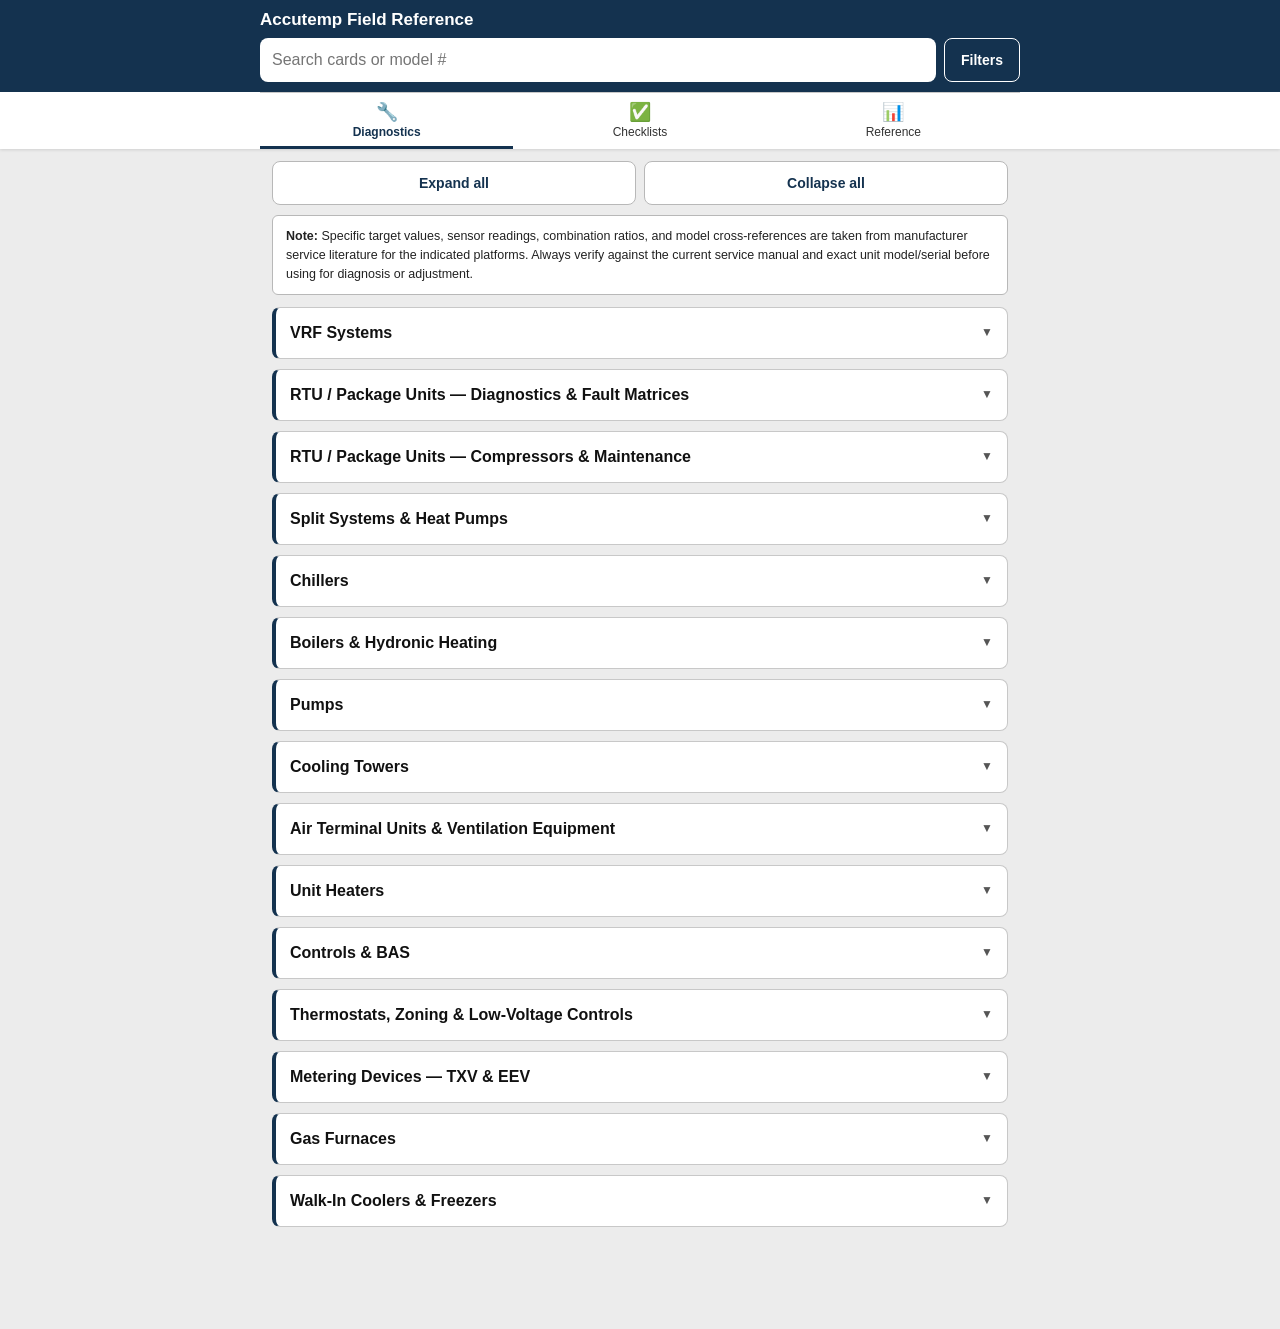
<file: index.html>
<!DOCTYPE html>
<html lang="en">
<head>
<meta charset="UTF-8">
<meta name="viewport" content="width=device-width, initial-scale=1.0, viewport-fit=cover">
<meta name="color-scheme" content="light only">
<meta name="supported-color-schemes" content="light">
<meta name="theme-color" content="#14324f">
<meta name="apple-mobile-web-app-capable" content="yes">
<meta name="mobile-web-app-capable" content="yes">
<meta name="apple-mobile-web-app-title" content="Accutemp Ref">
<meta name="apple-mobile-web-app-status-bar-style" content="default">
<title>Accutemp Field Reference</title>
<link rel="manifest" href="app.webmanifest">
<link rel="apple-touch-icon" href="app-icon-180.png">
<link rel="icon" type="image/png" sizes="192x192" href="app-icon-192.png">
<link rel="stylesheet" href="styles.css">
</head>
<body>
<div class="topbar" id="topbar">
  <header>
    <div class="hrow"><span class="brand">Accutemp Field Reference</span><span class="netstate" id="netstate" hidden>Offline</span></div>
    <div class="searchrow">
      <div class="searchbox">
        <input id="q" type="search" placeholder="Search cards or model #" autocomplete="off" autocapitalize="off" spellcheck="false" enterkeyhint="search" aria-label="Search all cards">
        <button id="clearq" type="button" aria-label="Clear search" hidden>&times;</button>
      </div>
      <button id="filterbtn" type="button" aria-expanded="false" aria-controls="drawer">Filters</button>
    </div>
  </header>
  <div class="drawer" id="drawer"><div class="inner"><div class="searchintro" id="searchintro"></div><div class="chipwrap" id="chips"></div></div></div>
  <div class="activefilter" id="activefilter"><span id="activelabel"></span><button type="button" id="clearfilter">Clear filter</button></div>
  <nav class="tabbar" id="tabbar" aria-label="Sections"></nav>
</div>
<main id="main" tabindex="-1"><noscript><div class="loaderr">This page needs JavaScript turned on to show the cards.</div></noscript></main>
<button id="totop" type="button" aria-label="Back to top">&#8679;</button>
<script src="cards.js"></script>
<script src="app.js"></script>
</body>
</html>
</file>
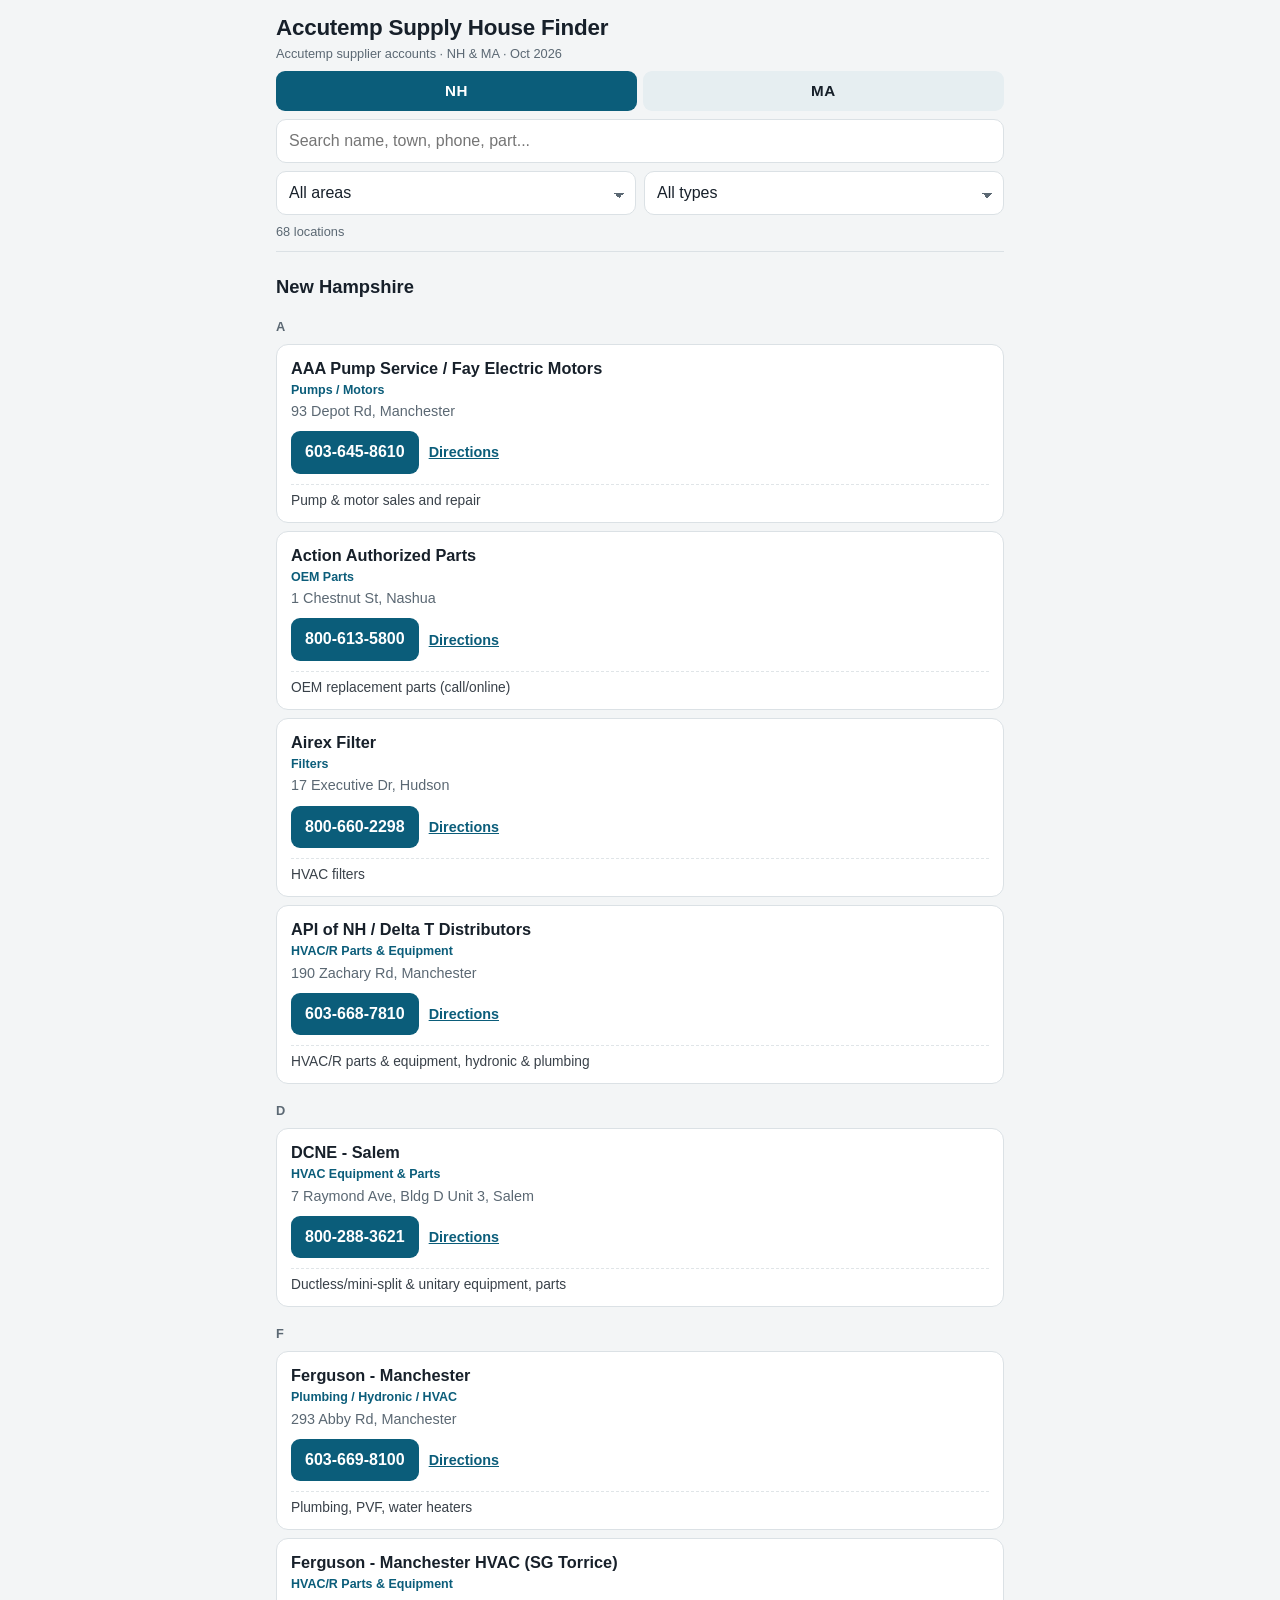
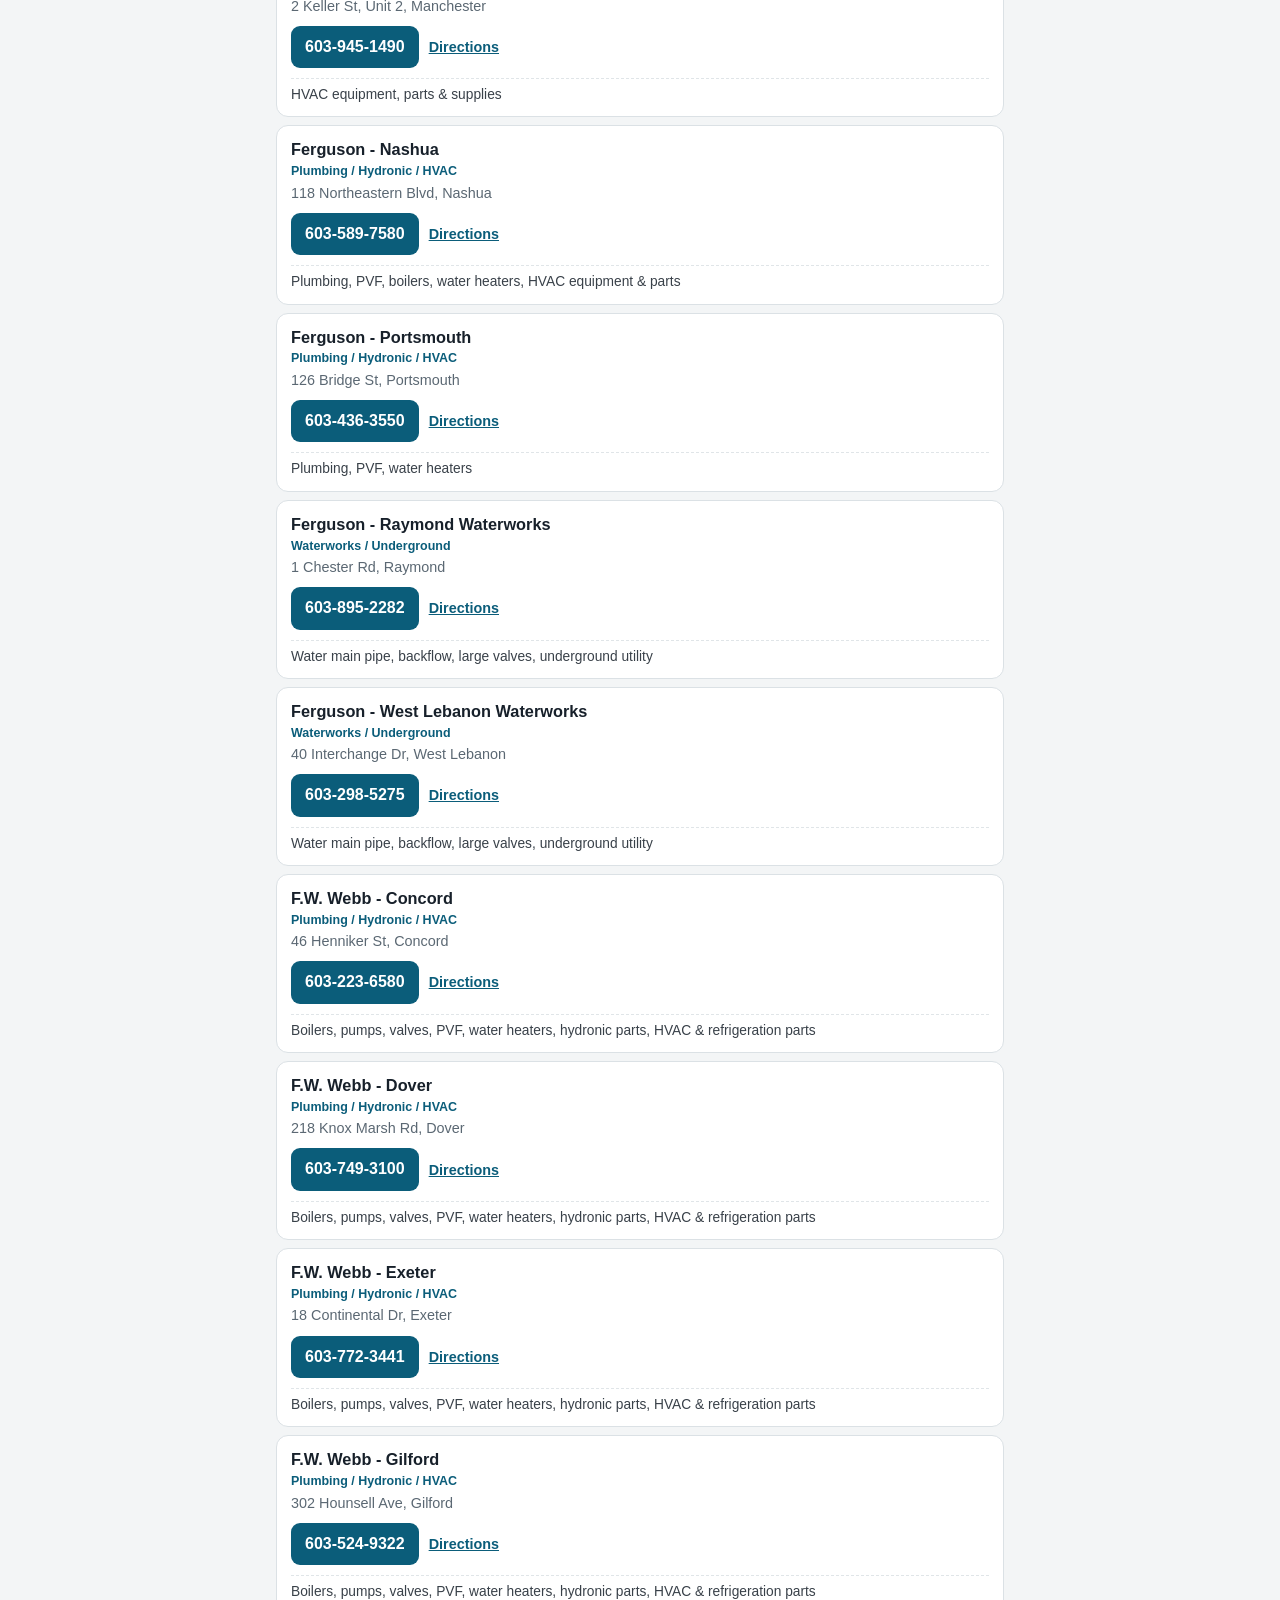
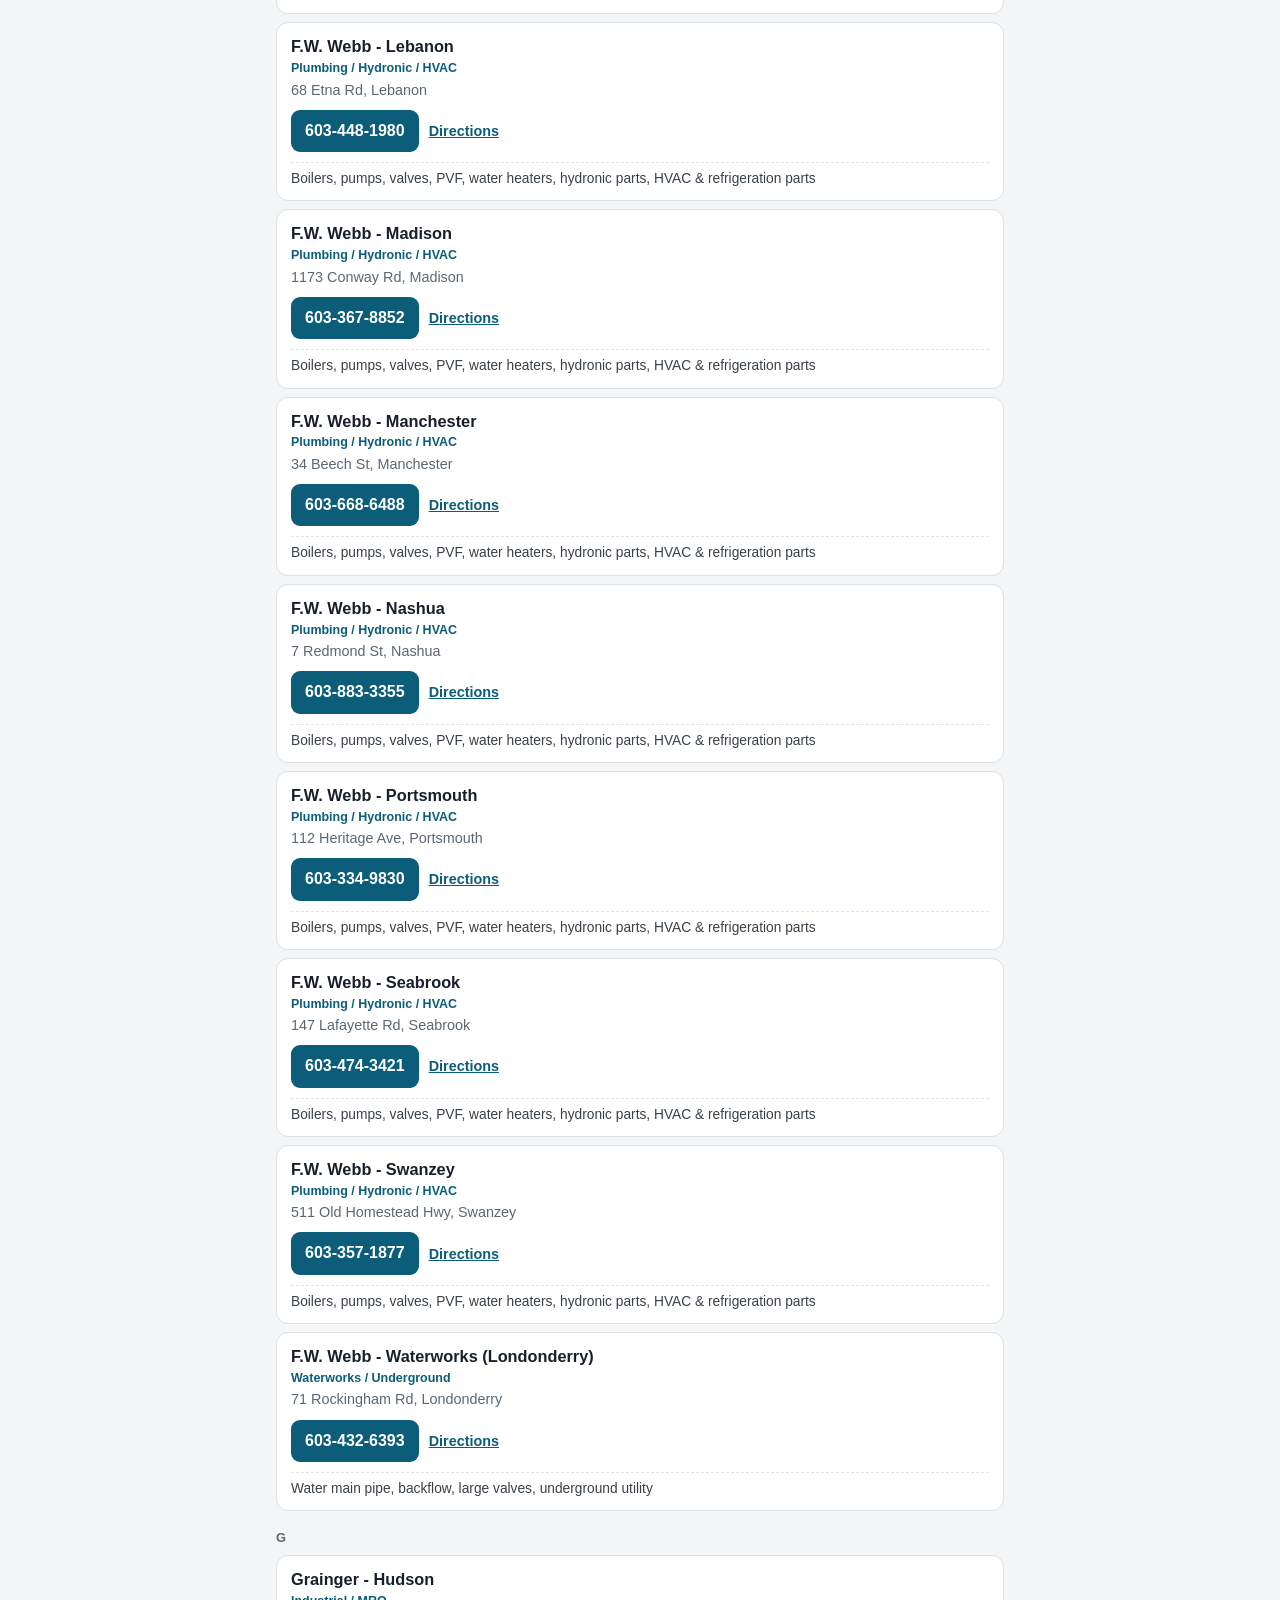
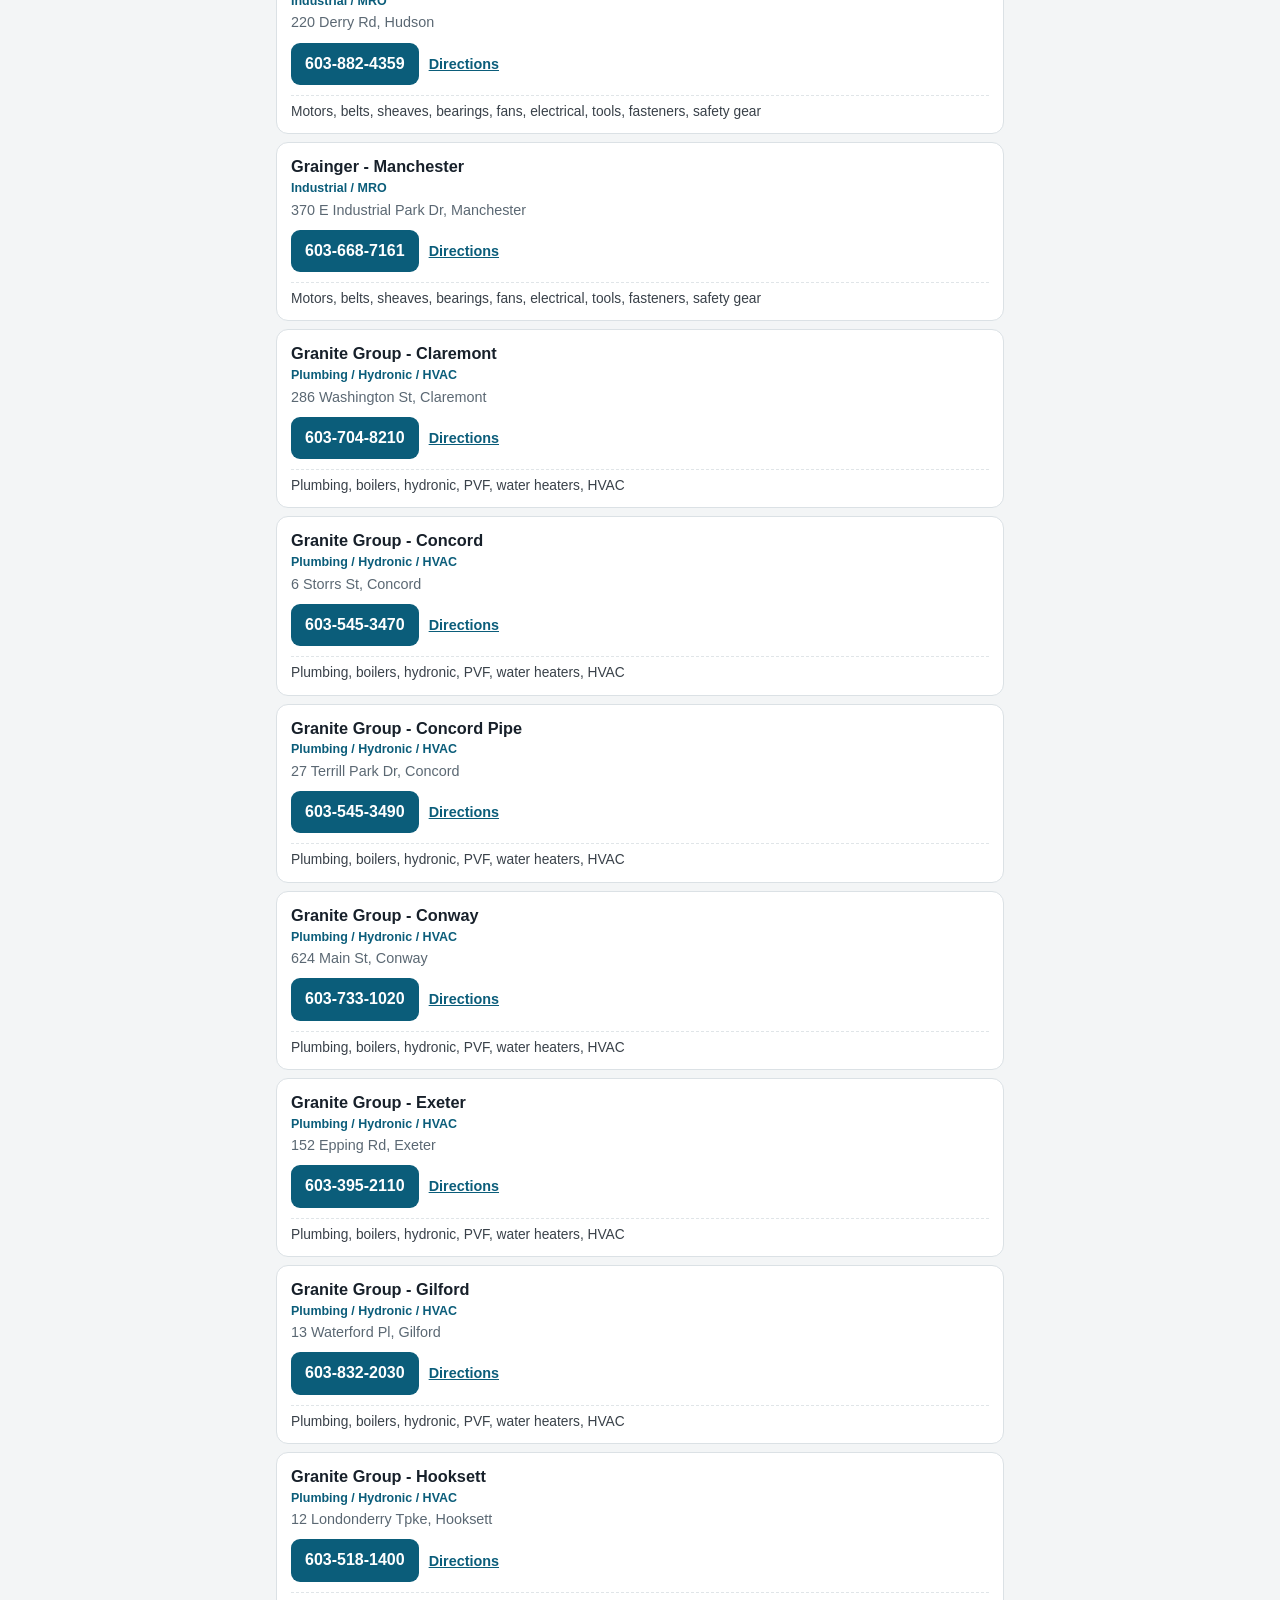
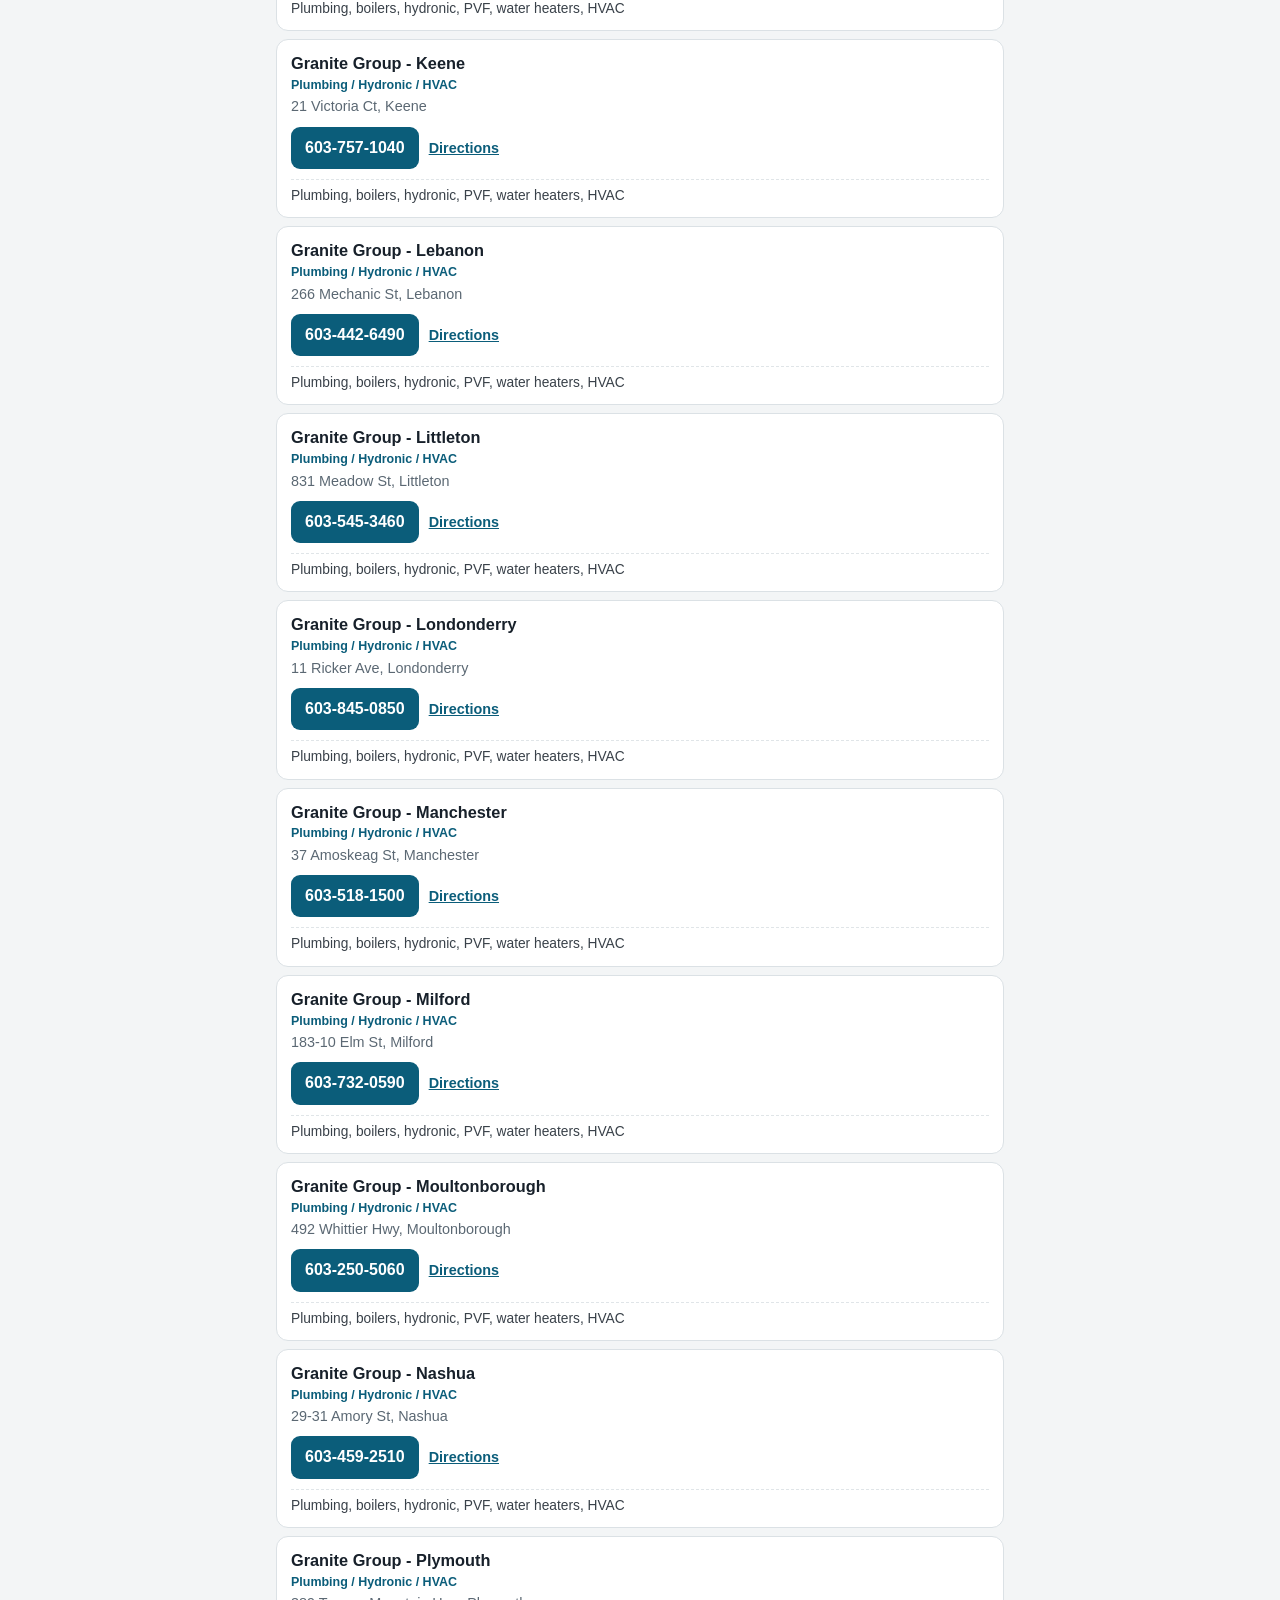
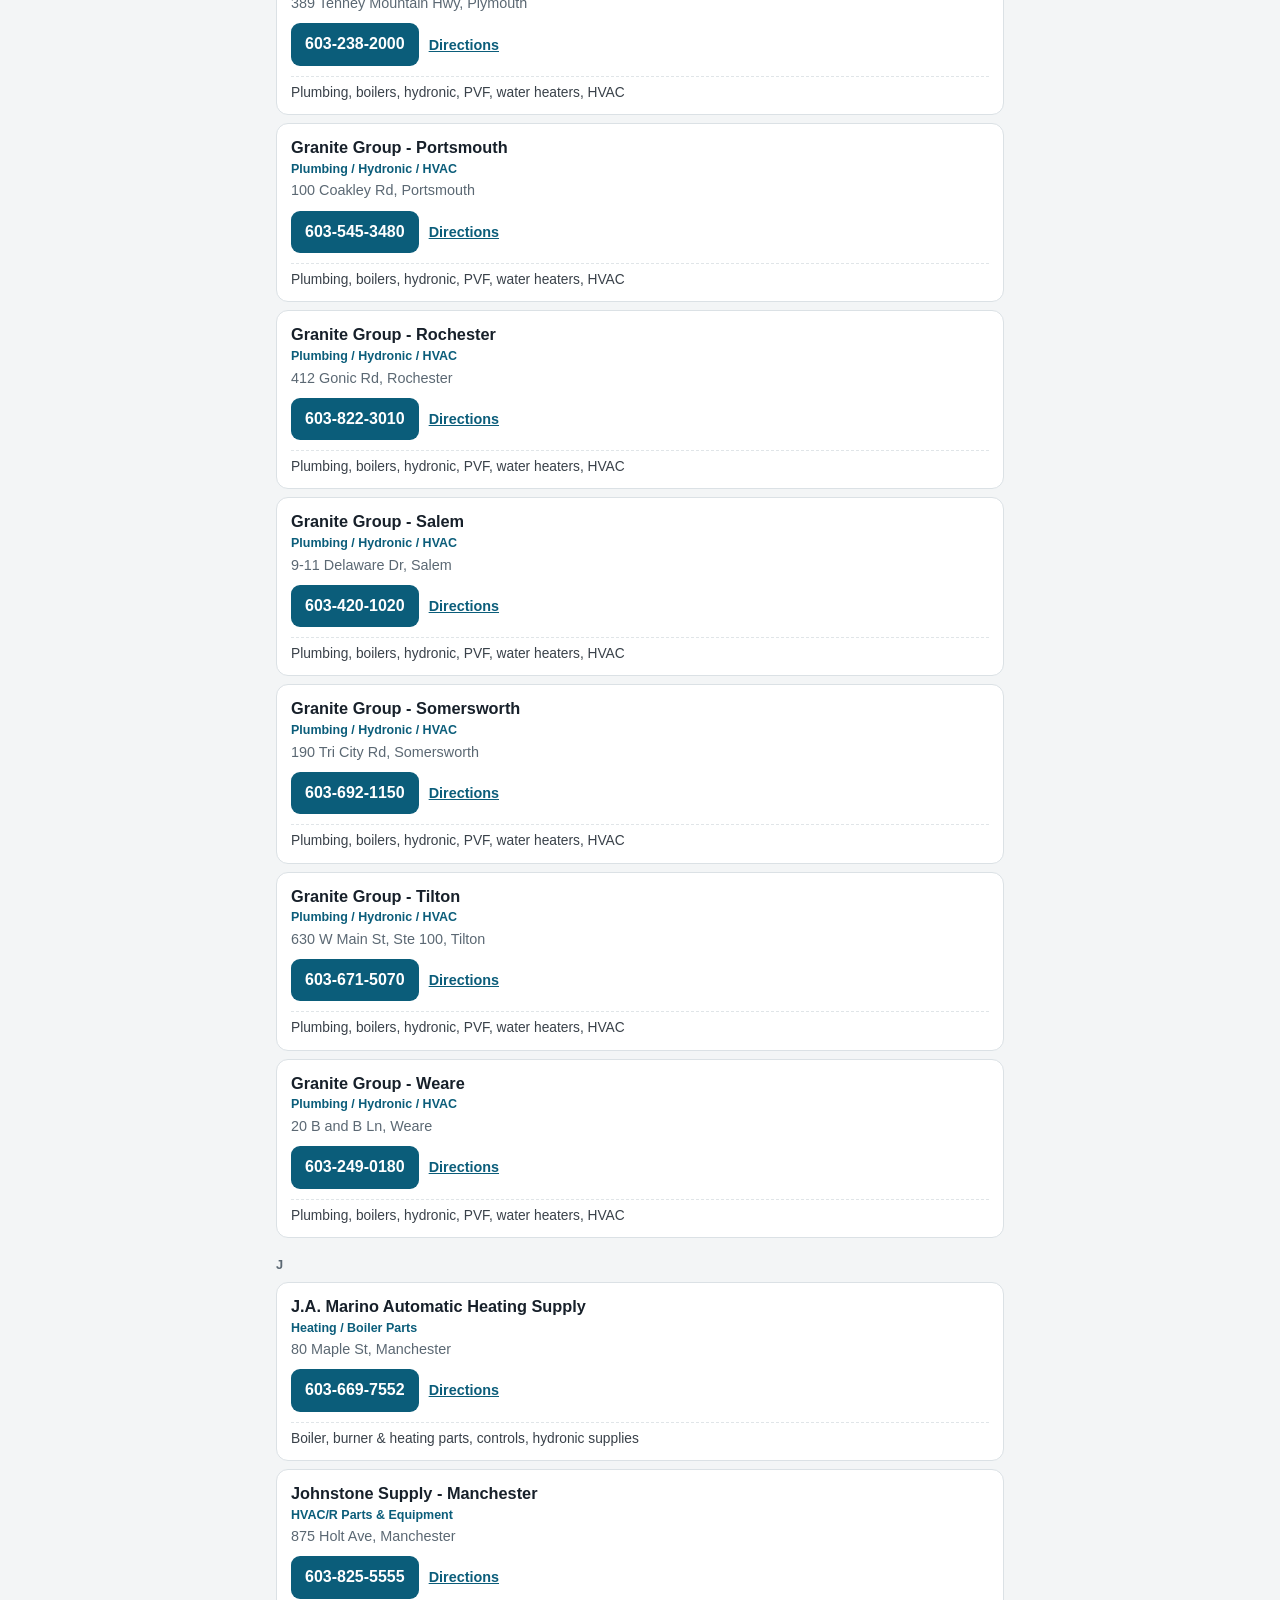
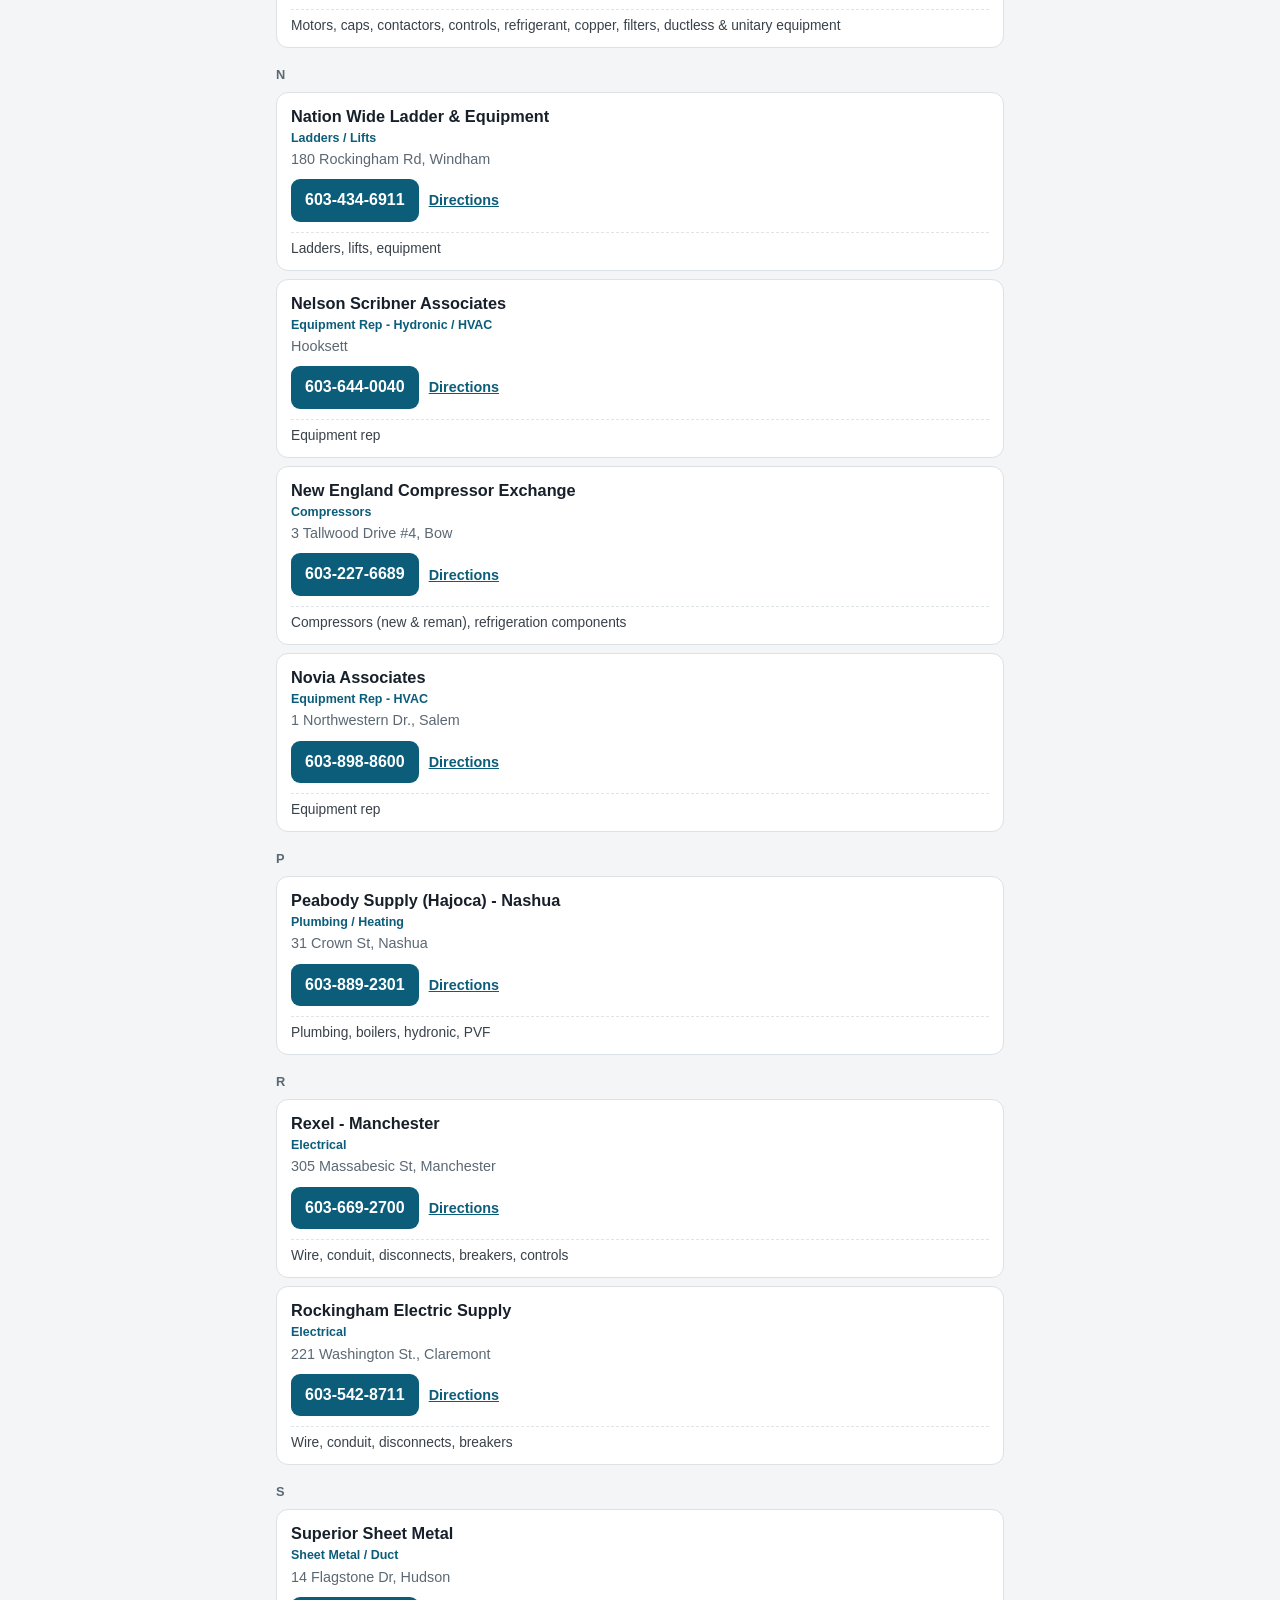
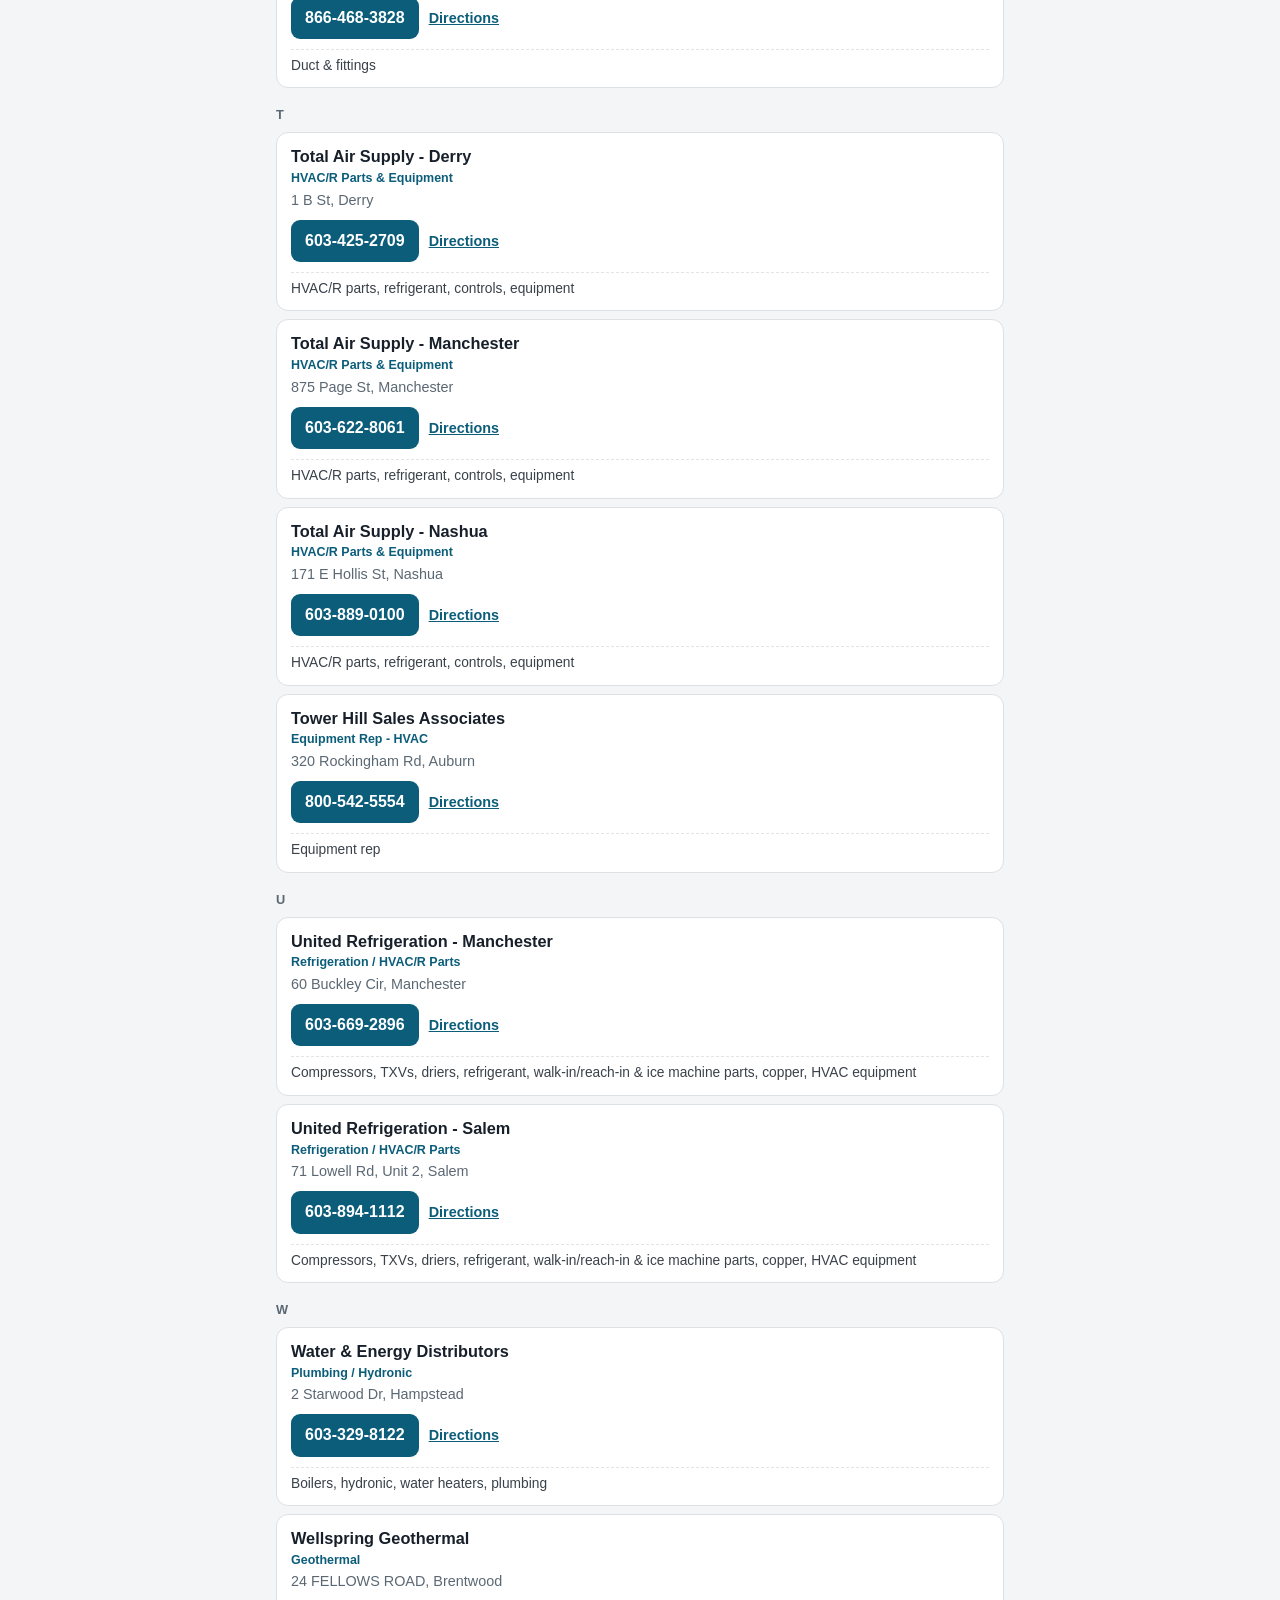
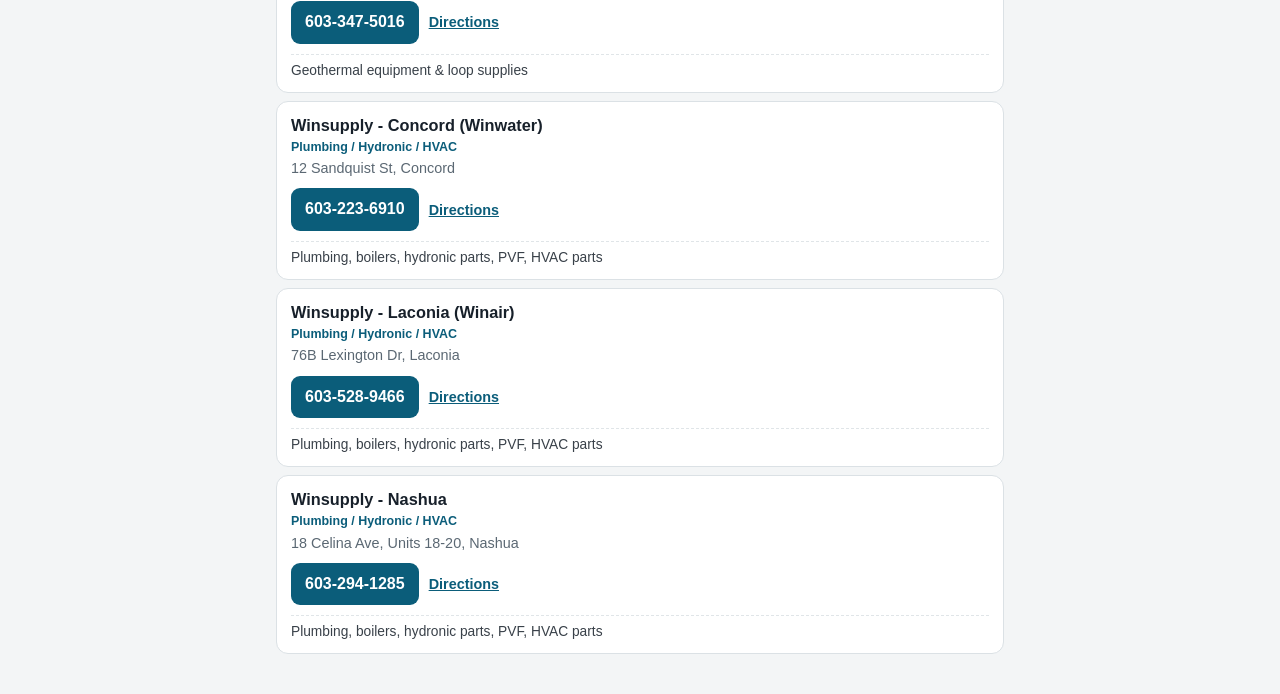
<file: supplyfinder/index.html>
<!DOCTYPE html>
<html lang="en">
<head>
<meta charset="utf-8">
<meta name="viewport" content="width=device-width, initial-scale=1, viewport-fit=cover">
<meta name="theme-color" content="#0b5d7a"><meta name="apple-mobile-web-app-capable" content="yes"><meta name="mobile-web-app-capable" content="yes"><meta name="apple-mobile-web-app-title" content="Supply Finder"><meta name="apple-mobile-web-app-status-bar-style" content="default"><link rel="manifest" href="manifest.webmanifest"><link rel="apple-touch-icon" href="icon-180.png"><link rel="icon" href="icon-192.png"><title>Accutemp Supply House Finder</title>
<style>
:root{--bg:#f3f5f6;--surface:#fff;--fg:#17202a;--muted:#5b6873;--line:#dbe1e5;--accent:#0b5d7a;--accent-ink:#fff;--chip:#e6eef1;--hot:#c4561b;color-scheme:light}
@media (prefers-color-scheme:dark){:root{--bg:#0f1519;--surface:#172127;--fg:#e7edf0;--muted:#97a5ae;--line:#26343c;--accent:#4fb3d6;--accent-ink:#06222d;--chip:#1f2e36;--hot:#f08a4b;color-scheme:dark}}
*{box-sizing:border-box}
html{-webkit-text-size-adjust:100%}
body{margin:0;background:var(--bg);color:var(--fg);font:15px/1.4 -apple-system,BlinkMacSystemFont,"Segoe UI",Roboto,Helvetica,Arial,sans-serif;padding:env(safe-area-inset-top,0) 0 env(safe-area-inset-bottom,0)}
.wrap{max-width:760px;margin:0 auto;padding:0 16px 40px}
header{position:sticky;top:0;z-index:5;background:var(--bg);padding:12px 0 10px;border-bottom:1px solid var(--line);display:flex;flex-direction:column;gap:8px}
h1{font-size:1.4rem;margin:0;font-weight:800;letter-spacing:-.01em}
.sub{font-size:.8rem;color:var(--muted);margin-top:-6px}
.seg{display:flex;gap:6px}
.seg input{position:absolute;opacity:0;pointer-events:none}
.seg label{flex:1;text-align:center;font-weight:700;padding:9px;border-radius:9px;background:var(--chip);color:var(--fg);font-size:.95rem;letter-spacing:.04em;cursor:pointer}
.seg input:checked+label{background:var(--accent);color:var(--accent-ink)}
.seg input:focus-visible+label{outline:2px solid var(--accent);outline-offset:2px}
.search{display:none;position:relative}
.js .search{display:block}
input[type=search],select{width:100%;font:inherit;font-size:16px;padding:10px 12px;border:1px solid var(--line);border-radius:10px;background:var(--surface);color:var(--fg)}
select{-webkit-appearance:none;appearance:none;padding-right:30px;background-image:linear-gradient(45deg,transparent 50%,var(--muted) 50%),linear-gradient(135deg,var(--muted) 50%,transparent 50%);background-position:calc(100% - 16px) 55%,calc(100% - 11px) 55%;background-size:5px 5px;background-repeat:no-repeat;text-overflow:ellipsis}
.filters{display:grid;grid-template-columns:1fr 1fr;gap:8px}
.filters select{min-width:0}
.meta{display:flex;justify-content:space-between;align-items:center;font-size:.8rem;color:var(--muted);min-height:1.2em}
#reset{display:none;border:0;background:none;color:var(--accent);font:600 .8rem inherit;padding:0;cursor:pointer}
.js #reset.on{display:inline}
h2{font-size:1.15rem;margin:22px 0 0}
h3{font-size:.8rem;letter-spacing:.12em;text-transform:uppercase;color:var(--muted);margin:18px 0 8px}
.list{display:flex;flex-direction:column;gap:8px}
.card{background:var(--surface);border:1px solid var(--line);border-radius:12px;padding:12px 14px}
.name{font-weight:700;font-size:1.02rem}
.spec{font-size:.78rem;font-weight:600;color:var(--accent);margin-top:2px}
.addr{color:var(--muted);font-size:.9rem;margin-top:2px}
.act{display:flex;gap:10px;align-items:center;margin-top:10px;flex-wrap:wrap}
.call{font-weight:700;font-size:1rem;text-decoration:none;background:var(--accent);color:var(--accent-ink);padding:10px 14px;border-radius:9px;font-variant-numeric:tabular-nums}
.maps{color:var(--accent);font-weight:600;font-size:.9rem}
.none{color:var(--hot);font-size:.85rem}
.handles{font-size:.86rem;border-top:1px dashed var(--line);padding-top:6px;margin-top:10px;opacity:.85}
.state.show{display:block!important}
.hide{display:none!important}
.empty{padding:30px 0;text-align:center;color:var(--muted)}
body:has(#st-NH:checked) .s-MA, body:has(#st-MA:checked) .s-NH{display:none}
body:has(#area option[value="nh-southern-nh"]:checked) .card:not(.r-nh-southern-nh){display:none}
body:has(#area option[value="nh-southern-nh"]:checked) .reg:not(:has(.r-nh-southern-nh)){display:none}
body:has(#area option[value="nh-southern-nh"]:checked) .s-NH{display:block!important}
body:has(#area option[value="nh-southern-nh"]:checked) .s-MA{display:none!important}
body:has(#area option[value="nh-nashua-hudson"]:checked) .card:not(.r-nh-nashua-hudson){display:none}
body:has(#area option[value="nh-nashua-hudson"]:checked) .reg:not(:has(.r-nh-nashua-hudson)){display:none}
body:has(#area option[value="nh-nashua-hudson"]:checked) .s-NH{display:block!important}
body:has(#area option[value="nh-nashua-hudson"]:checked) .s-MA{display:none!important}
body:has(#area option[value="nh-manchester-area"]:checked) .card:not(.r-nh-manchester-area){display:none}
body:has(#area option[value="nh-manchester-area"]:checked) .reg:not(:has(.r-nh-manchester-area)){display:none}
body:has(#area option[value="nh-manchester-area"]:checked) .s-NH{display:block!important}
body:has(#area option[value="nh-manchester-area"]:checked) .s-MA{display:none!important}
body:has(#area option[value="nh-lakes-region"]:checked) .card:not(.r-nh-lakes-region){display:none}
body:has(#area option[value="nh-lakes-region"]:checked) .reg:not(:has(.r-nh-lakes-region)){display:none}
body:has(#area option[value="nh-lakes-region"]:checked) .s-NH{display:block!important}
body:has(#area option[value="nh-lakes-region"]:checked) .s-MA{display:none!important}
body:has(#area option[value="nh-concord-bow"]:checked) .card:not(.r-nh-concord-bow){display:none}
body:has(#area option[value="nh-concord-bow"]:checked) .reg:not(:has(.r-nh-concord-bow)){display:none}
body:has(#area option[value="nh-concord-bow"]:checked) .s-NH{display:block!important}
body:has(#area option[value="nh-concord-bow"]:checked) .s-MA{display:none!important}
body:has(#area option[value="nh-monadnock-keene"]:checked) .card:not(.r-nh-monadnock-keene){display:none}
body:has(#area option[value="nh-monadnock-keene"]:checked) .reg:not(:has(.r-nh-monadnock-keene)){display:none}
body:has(#area option[value="nh-monadnock-keene"]:checked) .s-NH{display:block!important}
body:has(#area option[value="nh-monadnock-keene"]:checked) .s-MA{display:none!important}
body:has(#area option[value="nh-north-country"]:checked) .card:not(.r-nh-north-country){display:none}
body:has(#area option[value="nh-north-country"]:checked) .reg:not(:has(.r-nh-north-country)){display:none}
body:has(#area option[value="nh-north-country"]:checked) .s-NH{display:block!important}
body:has(#area option[value="nh-north-country"]:checked) .s-MA{display:none!important}
body:has(#area option[value="nh-western-nh"]:checked) .card:not(.r-nh-western-nh){display:none}
body:has(#area option[value="nh-western-nh"]:checked) .reg:not(:has(.r-nh-western-nh)){display:none}
body:has(#area option[value="nh-western-nh"]:checked) .s-NH{display:block!important}
body:has(#area option[value="nh-western-nh"]:checked) .s-MA{display:none!important}
body:has(#area option[value="nh-seacoast-nh"]:checked) .card:not(.r-nh-seacoast-nh){display:none}
body:has(#area option[value="nh-seacoast-nh"]:checked) .reg:not(:has(.r-nh-seacoast-nh)){display:none}
body:has(#area option[value="nh-seacoast-nh"]:checked) .s-NH{display:block!important}
body:has(#area option[value="nh-seacoast-nh"]:checked) .s-MA{display:none!important}
body:has(#area option[value="ma-western-ma"]:checked) .card:not(.r-ma-western-ma){display:none}
body:has(#area option[value="ma-western-ma"]:checked) .reg:not(:has(.r-ma-western-ma)){display:none}
body:has(#area option[value="ma-western-ma"]:checked) .s-MA{display:block!important}
body:has(#area option[value="ma-western-ma"]:checked) .s-NH{display:none!important}
body:has(#area option[value="ma-north-central-ma"]:checked) .card:not(.r-ma-north-central-ma){display:none}
body:has(#area option[value="ma-north-central-ma"]:checked) .reg:not(:has(.r-ma-north-central-ma)){display:none}
body:has(#area option[value="ma-north-central-ma"]:checked) .s-MA{display:block!important}
body:has(#area option[value="ma-north-central-ma"]:checked) .s-NH{display:none!important}
body:has(#area option[value="ma-central-ma"]:checked) .card:not(.r-ma-central-ma){display:none}
body:has(#area option[value="ma-central-ma"]:checked) .reg:not(:has(.r-ma-central-ma)){display:none}
body:has(#area option[value="ma-central-ma"]:checked) .s-MA{display:block!important}
body:has(#area option[value="ma-central-ma"]:checked) .s-NH{display:none!important}
body:has(#area option[value="ma-metrowest"]:checked) .card:not(.r-ma-metrowest){display:none}
body:has(#area option[value="ma-metrowest"]:checked) .reg:not(:has(.r-ma-metrowest)){display:none}
body:has(#area option[value="ma-metrowest"]:checked) .s-MA{display:block!important}
body:has(#area option[value="ma-metrowest"]:checked) .s-NH{display:none!important}
body:has(#area option[value="ma-north-of-boston-93-128"]:checked) .card:not(.r-ma-north-of-boston-93-128){display:none}
body:has(#area option[value="ma-north-of-boston-93-128"]:checked) .reg:not(:has(.r-ma-north-of-boston-93-128)){display:none}
body:has(#area option[value="ma-north-of-boston-93-128"]:checked) .s-MA{display:block!important}
body:has(#area option[value="ma-north-of-boston-93-128"]:checked) .s-NH{display:none!important}
body:has(#area option[value="ma-north-shore"]:checked) .card:not(.r-ma-north-shore){display:none}
body:has(#area option[value="ma-north-shore"]:checked) .reg:not(:has(.r-ma-north-shore)){display:none}
body:has(#area option[value="ma-north-shore"]:checked) .s-MA{display:block!important}
body:has(#area option[value="ma-north-shore"]:checked) .s-NH{display:none!important}
body:has(#area option[value="ma-south-norfolk-county"]:checked) .card:not(.r-ma-south-norfolk-county){display:none}
body:has(#area option[value="ma-south-norfolk-county"]:checked) .reg:not(:has(.r-ma-south-norfolk-county)){display:none}
body:has(#area option[value="ma-south-norfolk-county"]:checked) .s-MA{display:block!important}
body:has(#area option[value="ma-south-norfolk-county"]:checked) .s-NH{display:none!important}
body:has(#area option[value="ma-boston-inner-metro"]:checked) .card:not(.r-ma-boston-inner-metro){display:none}
body:has(#area option[value="ma-boston-inner-metro"]:checked) .reg:not(:has(.r-ma-boston-inner-metro)){display:none}
body:has(#area option[value="ma-boston-inner-metro"]:checked) .s-MA{display:block!important}
body:has(#area option[value="ma-boston-inner-metro"]:checked) .s-NH{display:none!important}
body:has(#area option[value="ma-south-shore-brockton"]:checked) .card:not(.r-ma-south-shore-brockton){display:none}
body:has(#area option[value="ma-south-shore-brockton"]:checked) .reg:not(:has(.r-ma-south-shore-brockton)){display:none}
body:has(#area option[value="ma-south-shore-brockton"]:checked) .s-MA{display:block!important}
body:has(#area option[value="ma-south-shore-brockton"]:checked) .s-NH{display:none!important}
body:has(#area option[value="ma-inner-west-waltham-watertown-newton"]:checked) .card:not(.r-ma-inner-west-waltham-watertown-newton){display:none}
body:has(#area option[value="ma-inner-west-waltham-watertown-newton"]:checked) .reg:not(:has(.r-ma-inner-west-waltham-watertown-newton)){display:none}
body:has(#area option[value="ma-inner-west-waltham-watertown-newton"]:checked) .s-MA{display:block!important}
body:has(#area option[value="ma-inner-west-waltham-watertown-newton"]:checked) .s-NH{display:none!important}
body:has(#area option[value="ma-cape-cod"]:checked) .card:not(.r-ma-cape-cod){display:none}
body:has(#area option[value="ma-cape-cod"]:checked) .reg:not(:has(.r-ma-cape-cod)){display:none}
body:has(#area option[value="ma-cape-cod"]:checked) .s-MA{display:block!important}
body:has(#area option[value="ma-cape-cod"]:checked) .s-NH{display:none!important}
body:has(#area option[value="ma-south-coast-attleboro"]:checked) .card:not(.r-ma-south-coast-attleboro){display:none}
body:has(#area option[value="ma-south-coast-attleboro"]:checked) .reg:not(:has(.r-ma-south-coast-attleboro)){display:none}
body:has(#area option[value="ma-south-coast-attleboro"]:checked) .s-MA{display:block!important}
body:has(#area option[value="ma-south-coast-attleboro"]:checked) .s-NH{display:none!important}
body:has(#area option[value="ma-verify-location"]:checked) .card:not(.r-ma-verify-location){display:none}
body:has(#area option[value="ma-verify-location"]:checked) .reg:not(:has(.r-ma-verify-location)){display:none}
body:has(#area option[value="ma-verify-location"]:checked) .s-MA{display:block!important}
body:has(#area option[value="ma-verify-location"]:checked) .s-NH{display:none!important}
body:has(#type option[value="c0"]:checked) .card:not(.c0){display:none}
body:has(#type option[value="c0"]:checked) .reg:not(:has(.c0)){display:none}
body:has(#type option[value="c1"]:checked) .card:not(.c1){display:none}
body:has(#type option[value="c1"]:checked) .reg:not(:has(.c1)){display:none}
body:has(#type option[value="c2"]:checked) .card:not(.c2){display:none}
body:has(#type option[value="c2"]:checked) .reg:not(:has(.c2)){display:none}
body:has(#type option[value="c3"]:checked) .card:not(.c3){display:none}
body:has(#type option[value="c3"]:checked) .reg:not(:has(.c3)){display:none}
body:has(#type option[value="c4"]:checked) .card:not(.c4){display:none}
body:has(#type option[value="c4"]:checked) .reg:not(:has(.c4)){display:none}
body:has(#type option[value="c5"]:checked) .card:not(.c5){display:none}
body:has(#type option[value="c5"]:checked) .reg:not(:has(.c5)){display:none}
body:has(#type option[value="c6"]:checked) .card:not(.c6){display:none}
body:has(#type option[value="c6"]:checked) .reg:not(:has(.c6)){display:none}
body:has(#type option[value="c7"]:checked) .card:not(.c7){display:none}
body:has(#type option[value="c7"]:checked) .reg:not(:has(.c7)){display:none}
body:has(#type option[value="c8"]:checked) .card:not(.c8){display:none}
body:has(#type option[value="c8"]:checked) .reg:not(:has(.c8)){display:none}
body:has(#type option[value="c9"]:checked) .card:not(.c9){display:none}
body:has(#type option[value="c9"]:checked) .reg:not(:has(.c9)){display:none}
body:has(#type option[value="c10"]:checked) .card:not(.c10){display:none}
body:has(#type option[value="c10"]:checked) .reg:not(:has(.c10)){display:none}
</style>
</head>
<body>
<div class="wrap">
<header>
<h1>Accutemp Supply House Finder</h1>
<div class="sub">Accutemp supplier accounts &middot; NH &amp; MA &middot; Oct 2026</div>
<div class="seg" role="radiogroup" aria-label="State">
<input type="radio" name="st" id="st-NH" value="NH" checked><label for="st-NH">NH</label>
<input type="radio" name="st" id="st-MA" value="MA"><label for="st-MA">MA</label>
</div>
<div class="search"><input id="q" type="search" placeholder="Search name, town, phone, part..." aria-label="Search" autocomplete="off"></div>
<div class="filters">
<select id="area" aria-label="Area"><option value="">All areas</option><optgroup label="NH"><option value="nh-southern-nh">Southern NH</option><option value="nh-nashua-hudson">Nashua / Hudson</option><option value="nh-manchester-area">Manchester area</option><option value="nh-lakes-region">Lakes Region</option><option value="nh-concord-bow">Concord / Bow</option><option value="nh-monadnock-keene">Monadnock / Keene</option><option value="nh-north-country">North Country</option><option value="nh-western-nh">Western NH</option><option value="nh-seacoast-nh">Seacoast NH</option></optgroup><optgroup label="MA"><option value="ma-western-ma">Western MA</option><option value="ma-north-central-ma">North Central MA</option><option value="ma-central-ma">Central MA</option><option value="ma-metrowest">MetroWest</option><option value="ma-north-of-boston-93-128">North of Boston (93/128)</option><option value="ma-north-shore">North Shore</option><option value="ma-south-norfolk-county">South / Norfolk County</option><option value="ma-boston-inner-metro">Boston / Inner Metro</option><option value="ma-south-shore-brockton">South Shore / Brockton</option><option value="ma-inner-west-waltham-watertown-newton">Inner West (Waltham/Watertown/Newton)</option><option value="ma-cape-cod">Cape Cod</option><option value="ma-south-coast-attleboro">South Coast / Attleboro</option><option value="ma-verify-location">(verify location)</option></optgroup></select>
<select id="type" aria-label="Type of supplier"><option value="">All types</option><option value="c0">HVAC/R parts &amp; equipment</option><option value="c1">Plumbing / heating / hydronic</option><option value="c2">Electrical</option><option value="c3">Controls / drives</option><option value="c4">Pumps / motors</option><option value="c5">Filters</option><option value="c6">Duct / sheet metal / fans</option><option value="c7">Gases / welding</option><option value="c8">MRO / metals / ladders</option><option value="c9">Reps / OEM parts</option><option value="c10">Water treatment / rentals / other</option></select>
</div>
<div class="meta"><span id="count"></span><button type="button" id="reset">Clear filters</button></div>
</header>
<main id="main"><section class="state s-NH"><h2>New Hampshire</h2><section class="reg"><h3>A</h3><div class="list"><article class="card r-nh-manchester-area c4" data-t="aaa pump service / fay electric motors manchester 93 depot rd pumps / motors pump &amp; motor sales and repair manchester area nh 603-645-8610 6036458610"><div class="name">AAA Pump Service / Fay Electric Motors</div><div class="spec">Pumps / Motors</div><div class="addr">93 Depot Rd, Manchester</div><div class="act"><a class="call" href="tel:6036458610">603-645-8610</a><a class="maps" href="https://www.google.com/maps/search/?api=1&amp;query=93%20Depot%20Rd%2C%20AAA%20Pump%20Service%20/%20Fay%20Electric%20Motors%20Manchester%20NH" target="_blank" rel="noopener">Directions</a></div><div class="handles">Pump &amp; motor sales and repair</div></article><article class="card r-nh-nashua-hudson c9" data-t="action authorized parts nashua 1 chestnut st oem parts oem replacement parts (call/online) nashua / hudson nh 800-613-5800 8006135800"><div class="name">Action Authorized Parts</div><div class="spec">OEM Parts</div><div class="addr">1 Chestnut St, Nashua</div><div class="act"><a class="call" href="tel:8006135800">800-613-5800</a><a class="maps" href="https://www.google.com/maps/search/?api=1&amp;query=1%20Chestnut%20St%2C%20Action%20Authorized%20Parts%20Nashua%20NH" target="_blank" rel="noopener">Directions</a></div><div class="handles">OEM replacement parts (call/online)</div></article><article class="card r-nh-nashua-hudson c5" data-t="airex filter hudson 17 executive dr filters hvac filters nashua / hudson nh 800-660-2298 8006602298"><div class="name">Airex Filter</div><div class="spec">Filters</div><div class="addr">17 Executive Dr, Hudson</div><div class="act"><a class="call" href="tel:8006602298">800-660-2298</a><a class="maps" href="https://www.google.com/maps/search/?api=1&amp;query=17%20Executive%20Dr%2C%20Airex%20Filter%20Hudson%20NH" target="_blank" rel="noopener">Directions</a></div><div class="handles">HVAC filters</div></article><article class="card r-nh-manchester-area c0" data-t="api of nh / delta t distributors manchester 190 zachary rd hvac/r parts &amp; equipment hvac/r parts &amp; equipment, hydronic &amp; plumbing manchester area nh 603-668-7810 6036687810"><div class="name">API of NH / Delta T Distributors</div><div class="spec">HVAC/R Parts &amp; Equipment</div><div class="addr">190 Zachary Rd, Manchester</div><div class="act"><a class="call" href="tel:6036687810">603-668-7810</a><a class="maps" href="https://www.google.com/maps/search/?api=1&amp;query=190%20Zachary%20Rd%2C%20API%20of%20NH%20/%20Delta%20T%20Distributors%20Manchester%20NH" target="_blank" rel="noopener">Directions</a></div><div class="handles">HVAC/R parts &amp; equipment, hydronic &amp; plumbing</div></article></div></section><section class="reg"><h3>D</h3><div class="list"><article class="card r-nh-southern-nh c0" data-t="dcne - salem salem 7 raymond ave, bldg d unit 3 hvac equipment &amp; parts ductless/mini-split &amp; unitary equipment, parts southern nh nh 800-288-3621 8002883621"><div class="name">DCNE - Salem</div><div class="spec">HVAC Equipment &amp; Parts</div><div class="addr">7 Raymond Ave, Bldg D Unit 3, Salem</div><div class="act"><a class="call" href="tel:8002883621">800-288-3621</a><a class="maps" href="https://www.google.com/maps/search/?api=1&amp;query=7%20Raymond%20Ave%2C%20Bldg%20D%20Unit%203%2C%20DCNE%20Salem%20NH" target="_blank" rel="noopener">Directions</a></div><div class="handles">Ductless/mini-split &amp; unitary equipment, parts</div></article></div></section><section class="reg"><h3>F</h3><div class="list"><article class="card r-nh-manchester-area c0 c1" data-t="ferguson - manchester manchester 293 abby rd plumbing / hydronic / hvac plumbing, pvf, water heaters manchester area nh 603-669-8100 6036698100"><div class="name">Ferguson - Manchester</div><div class="spec">Plumbing / Hydronic / HVAC</div><div class="addr">293 Abby Rd, Manchester</div><div class="act"><a class="call" href="tel:6036698100">603-669-8100</a><a class="maps" href="https://www.google.com/maps/search/?api=1&amp;query=293%20Abby%20Rd%2C%20Ferguson%20Manchester%20NH" target="_blank" rel="noopener">Directions</a></div><div class="handles">Plumbing, PVF, water heaters</div></article><article class="card r-nh-manchester-area c0" data-t="ferguson - manchester hvac (sg torrice) manchester 2 keller st, unit 2 hvac/r parts &amp; equipment hvac equipment, parts &amp; supplies manchester area nh 603-945-1490 6039451490"><div class="name">Ferguson - Manchester HVAC (SG Torrice)</div><div class="spec">HVAC/R Parts &amp; Equipment</div><div class="addr">2 Keller St, Unit 2, Manchester</div><div class="act"><a class="call" href="tel:6039451490">603-945-1490</a><a class="maps" href="https://www.google.com/maps/search/?api=1&amp;query=2%20Keller%20St%2C%20Unit%202%2C%20Ferguson%20Manchester%20NH" target="_blank" rel="noopener">Directions</a></div><div class="handles">HVAC equipment, parts &amp; supplies</div></article><article class="card r-nh-nashua-hudson c0 c1" data-t="ferguson - nashua nashua 118 northeastern blvd plumbing / hydronic / hvac plumbing, pvf, boilers, water heaters, hvac equipment &amp; parts nashua / hudson nh 603-589-7580 6035897580"><div class="name">Ferguson - Nashua</div><div class="spec">Plumbing / Hydronic / HVAC</div><div class="addr">118 Northeastern Blvd, Nashua</div><div class="act"><a class="call" href="tel:6035897580">603-589-7580</a><a class="maps" href="https://www.google.com/maps/search/?api=1&amp;query=118%20Northeastern%20Blvd%2C%20Ferguson%20Nashua%20NH" target="_blank" rel="noopener">Directions</a></div><div class="handles">Plumbing, PVF, boilers, water heaters, HVAC equipment &amp; parts</div></article><article class="card r-nh-seacoast-nh c0 c1" data-t="ferguson - portsmouth portsmouth 126 bridge st plumbing / hydronic / hvac plumbing, pvf, water heaters seacoast nh nh 603-436-3550 6034363550"><div class="name">Ferguson - Portsmouth</div><div class="spec">Plumbing / Hydronic / HVAC</div><div class="addr">126 Bridge St, Portsmouth</div><div class="act"><a class="call" href="tel:6034363550">603-436-3550</a><a class="maps" href="https://www.google.com/maps/search/?api=1&amp;query=126%20Bridge%20St%2C%20Ferguson%20Portsmouth%20NH" target="_blank" rel="noopener">Directions</a></div><div class="handles">Plumbing, PVF, water heaters</div></article><article class="card r-nh-southern-nh c1" data-t="ferguson - raymond waterworks raymond 1 chester rd waterworks / underground water main pipe, backflow, large valves, underground utility southern nh nh 603-895-2282 6038952282"><div class="name">Ferguson - Raymond Waterworks</div><div class="spec">Waterworks / Underground</div><div class="addr">1 Chester Rd, Raymond</div><div class="act"><a class="call" href="tel:6038952282">603-895-2282</a><a class="maps" href="https://www.google.com/maps/search/?api=1&amp;query=1%20Chester%20Rd%2C%20Ferguson%20Raymond%20NH" target="_blank" rel="noopener">Directions</a></div><div class="handles">Water main pipe, backflow, large valves, underground utility</div></article><article class="card r-nh-western-nh c1" data-t="ferguson - west lebanon waterworks west lebanon 40 interchange dr waterworks / underground water main pipe, backflow, large valves, underground utility western nh nh 603-298-5275 6032985275"><div class="name">Ferguson - West Lebanon Waterworks</div><div class="spec">Waterworks / Underground</div><div class="addr">40 Interchange Dr, West Lebanon</div><div class="act"><a class="call" href="tel:6032985275">603-298-5275</a><a class="maps" href="https://www.google.com/maps/search/?api=1&amp;query=40%20Interchange%20Dr%2C%20Ferguson%20West%20Lebanon%20NH" target="_blank" rel="noopener">Directions</a></div><div class="handles">Water main pipe, backflow, large valves, underground utility</div></article><article class="card r-nh-concord-bow c0 c1" data-t="f.w. webb - concord concord 46 henniker st plumbing / hydronic / hvac boilers, pumps, valves, pvf, water heaters, hydronic parts, hvac &amp; refrigeration parts concord / bow nh 603-223-6580 6032236580"><div class="name">F.W. Webb - Concord</div><div class="spec">Plumbing / Hydronic / HVAC</div><div class="addr">46 Henniker St, Concord</div><div class="act"><a class="call" href="tel:6032236580">603-223-6580</a><a class="maps" href="https://www.google.com/maps/search/?api=1&amp;query=46%20Henniker%20St%2C%20F.W.%20Webb%20Concord%20NH" target="_blank" rel="noopener">Directions</a></div><div class="handles">Boilers, pumps, valves, PVF, water heaters, hydronic parts, HVAC &amp; refrigeration parts</div></article><article class="card r-nh-seacoast-nh c0 c1" data-t="f.w. webb - dover dover 218 knox marsh rd plumbing / hydronic / hvac boilers, pumps, valves, pvf, water heaters, hydronic parts, hvac &amp; refrigeration parts seacoast nh nh 603-749-3100 6037493100"><div class="name">F.W. Webb - Dover</div><div class="spec">Plumbing / Hydronic / HVAC</div><div class="addr">218 Knox Marsh Rd, Dover</div><div class="act"><a class="call" href="tel:6037493100">603-749-3100</a><a class="maps" href="https://www.google.com/maps/search/?api=1&amp;query=218%20Knox%20Marsh%20Rd%2C%20F.W.%20Webb%20Dover%20NH" target="_blank" rel="noopener">Directions</a></div><div class="handles">Boilers, pumps, valves, PVF, water heaters, hydronic parts, HVAC &amp; refrigeration parts</div></article><article class="card r-nh-seacoast-nh c0 c1" data-t="f.w. webb - exeter exeter 18 continental dr plumbing / hydronic / hvac boilers, pumps, valves, pvf, water heaters, hydronic parts, hvac &amp; refrigeration parts seacoast nh nh 603-772-3441 6037723441"><div class="name">F.W. Webb - Exeter</div><div class="spec">Plumbing / Hydronic / HVAC</div><div class="addr">18 Continental Dr, Exeter</div><div class="act"><a class="call" href="tel:6037723441">603-772-3441</a><a class="maps" href="https://www.google.com/maps/search/?api=1&amp;query=18%20Continental%20Dr%2C%20F.W.%20Webb%20Exeter%20NH" target="_blank" rel="noopener">Directions</a></div><div class="handles">Boilers, pumps, valves, PVF, water heaters, hydronic parts, HVAC &amp; refrigeration parts</div></article><article class="card r-nh-lakes-region c0 c1" data-t="f.w. webb - gilford gilford 302 hounsell ave plumbing / hydronic / hvac boilers, pumps, valves, pvf, water heaters, hydronic parts, hvac &amp; refrigeration parts lakes region nh 603-524-9322 6035249322"><div class="name">F.W. Webb - Gilford</div><div class="spec">Plumbing / Hydronic / HVAC</div><div class="addr">302 Hounsell Ave, Gilford</div><div class="act"><a class="call" href="tel:6035249322">603-524-9322</a><a class="maps" href="https://www.google.com/maps/search/?api=1&amp;query=302%20Hounsell%20Ave%2C%20F.W.%20Webb%20Gilford%20NH" target="_blank" rel="noopener">Directions</a></div><div class="handles">Boilers, pumps, valves, PVF, water heaters, hydronic parts, HVAC &amp; refrigeration parts</div></article><article class="card r-nh-western-nh c0 c1" data-t="f.w. webb - lebanon lebanon 68 etna rd plumbing / hydronic / hvac boilers, pumps, valves, pvf, water heaters, hydronic parts, hvac &amp; refrigeration parts western nh nh 603-448-1980 6034481980"><div class="name">F.W. Webb - Lebanon</div><div class="spec">Plumbing / Hydronic / HVAC</div><div class="addr">68 Etna Rd, Lebanon</div><div class="act"><a class="call" href="tel:6034481980">603-448-1980</a><a class="maps" href="https://www.google.com/maps/search/?api=1&amp;query=68%20Etna%20Rd%2C%20F.W.%20Webb%20Lebanon%20NH" target="_blank" rel="noopener">Directions</a></div><div class="handles">Boilers, pumps, valves, PVF, water heaters, hydronic parts, HVAC &amp; refrigeration parts</div></article><article class="card r-nh-north-country c0 c1" data-t="f.w. webb - madison madison 1173 conway rd plumbing / hydronic / hvac boilers, pumps, valves, pvf, water heaters, hydronic parts, hvac &amp; refrigeration parts north country nh 603-367-8852 6033678852"><div class="name">F.W. Webb - Madison</div><div class="spec">Plumbing / Hydronic / HVAC</div><div class="addr">1173 Conway Rd, Madison</div><div class="act"><a class="call" href="tel:6033678852">603-367-8852</a><a class="maps" href="https://www.google.com/maps/search/?api=1&amp;query=1173%20Conway%20Rd%2C%20F.W.%20Webb%20Madison%20NH" target="_blank" rel="noopener">Directions</a></div><div class="handles">Boilers, pumps, valves, PVF, water heaters, hydronic parts, HVAC &amp; refrigeration parts</div></article><article class="card r-nh-manchester-area c0 c1" data-t="f.w. webb - manchester manchester 34 beech st plumbing / hydronic / hvac boilers, pumps, valves, pvf, water heaters, hydronic parts, hvac &amp; refrigeration parts manchester area nh 603-668-6488 6036686488"><div class="name">F.W. Webb - Manchester</div><div class="spec">Plumbing / Hydronic / HVAC</div><div class="addr">34 Beech St, Manchester</div><div class="act"><a class="call" href="tel:6036686488">603-668-6488</a><a class="maps" href="https://www.google.com/maps/search/?api=1&amp;query=34%20Beech%20St%2C%20F.W.%20Webb%20Manchester%20NH" target="_blank" rel="noopener">Directions</a></div><div class="handles">Boilers, pumps, valves, PVF, water heaters, hydronic parts, HVAC &amp; refrigeration parts</div></article><article class="card r-nh-nashua-hudson c0 c1" data-t="f.w. webb - nashua nashua 7 redmond st plumbing / hydronic / hvac boilers, pumps, valves, pvf, water heaters, hydronic parts, hvac &amp; refrigeration parts nashua / hudson nh 603-883-3355 6038833355"><div class="name">F.W. Webb - Nashua</div><div class="spec">Plumbing / Hydronic / HVAC</div><div class="addr">7 Redmond St, Nashua</div><div class="act"><a class="call" href="tel:6038833355">603-883-3355</a><a class="maps" href="https://www.google.com/maps/search/?api=1&amp;query=7%20Redmond%20St%2C%20F.W.%20Webb%20Nashua%20NH" target="_blank" rel="noopener">Directions</a></div><div class="handles">Boilers, pumps, valves, PVF, water heaters, hydronic parts, HVAC &amp; refrigeration parts</div></article><article class="card r-nh-seacoast-nh c0 c1" data-t="f.w. webb - portsmouth portsmouth 112 heritage ave plumbing / hydronic / hvac boilers, pumps, valves, pvf, water heaters, hydronic parts, hvac &amp; refrigeration parts seacoast nh nh 603-334-9830 6033349830"><div class="name">F.W. Webb - Portsmouth</div><div class="spec">Plumbing / Hydronic / HVAC</div><div class="addr">112 Heritage Ave, Portsmouth</div><div class="act"><a class="call" href="tel:6033349830">603-334-9830</a><a class="maps" href="https://www.google.com/maps/search/?api=1&amp;query=112%20Heritage%20Ave%2C%20F.W.%20Webb%20Portsmouth%20NH" target="_blank" rel="noopener">Directions</a></div><div class="handles">Boilers, pumps, valves, PVF, water heaters, hydronic parts, HVAC &amp; refrigeration parts</div></article><article class="card r-nh-seacoast-nh c0 c1" data-t="f.w. webb - seabrook seabrook 147 lafayette rd plumbing / hydronic / hvac boilers, pumps, valves, pvf, water heaters, hydronic parts, hvac &amp; refrigeration parts seacoast nh nh 603-474-3421 6034743421"><div class="name">F.W. Webb - Seabrook</div><div class="spec">Plumbing / Hydronic / HVAC</div><div class="addr">147 Lafayette Rd, Seabrook</div><div class="act"><a class="call" href="tel:6034743421">603-474-3421</a><a class="maps" href="https://www.google.com/maps/search/?api=1&amp;query=147%20Lafayette%20Rd%2C%20F.W.%20Webb%20Seabrook%20NH" target="_blank" rel="noopener">Directions</a></div><div class="handles">Boilers, pumps, valves, PVF, water heaters, hydronic parts, HVAC &amp; refrigeration parts</div></article><article class="card r-nh-monadnock-keene c0 c1" data-t="f.w. webb - swanzey swanzey 511 old homestead hwy plumbing / hydronic / hvac boilers, pumps, valves, pvf, water heaters, hydronic parts, hvac &amp; refrigeration parts monadnock / keene nh 603-357-1877 6033571877"><div class="name">F.W. Webb - Swanzey</div><div class="spec">Plumbing / Hydronic / HVAC</div><div class="addr">511 Old Homestead Hwy, Swanzey</div><div class="act"><a class="call" href="tel:6033571877">603-357-1877</a><a class="maps" href="https://www.google.com/maps/search/?api=1&amp;query=511%20Old%20Homestead%20Hwy%2C%20F.W.%20Webb%20Swanzey%20NH" target="_blank" rel="noopener">Directions</a></div><div class="handles">Boilers, pumps, valves, PVF, water heaters, hydronic parts, HVAC &amp; refrigeration parts</div></article><article class="card r-nh-southern-nh c1" data-t="f.w. webb - waterworks (londonderry) londonderry 71 rockingham rd waterworks / underground water main pipe, backflow, large valves, underground utility southern nh nh 603-432-6393 6034326393"><div class="name">F.W. Webb - Waterworks (Londonderry)</div><div class="spec">Waterworks / Underground</div><div class="addr">71 Rockingham Rd, Londonderry</div><div class="act"><a class="call" href="tel:6034326393">603-432-6393</a><a class="maps" href="https://www.google.com/maps/search/?api=1&amp;query=71%20Rockingham%20Rd%2C%20F.W.%20Webb%20Londonderry%20NH" target="_blank" rel="noopener">Directions</a></div><div class="handles">Water main pipe, backflow, large valves, underground utility</div></article></div></section><section class="reg"><h3>G</h3><div class="list"><article class="card r-nh-nashua-hudson c8" data-t="grainger - hudson hudson 220 derry rd industrial / mro motors, belts, sheaves, bearings, fans, electrical, tools, fasteners, safety gear nashua / hudson nh 603-882-4359 6038824359"><div class="name">Grainger - Hudson</div><div class="spec">Industrial / MRO</div><div class="addr">220 Derry Rd, Hudson</div><div class="act"><a class="call" href="tel:6038824359">603-882-4359</a><a class="maps" href="https://www.google.com/maps/search/?api=1&amp;query=220%20Derry%20Rd%2C%20Grainger%20Hudson%20NH" target="_blank" rel="noopener">Directions</a></div><div class="handles">Motors, belts, sheaves, bearings, fans, electrical, tools, fasteners, safety gear</div></article><article class="card r-nh-manchester-area c8" data-t="grainger - manchester manchester 370 e industrial park dr industrial / mro motors, belts, sheaves, bearings, fans, electrical, tools, fasteners, safety gear manchester area nh 603-668-7161 6036687161"><div class="name">Grainger - Manchester</div><div class="spec">Industrial / MRO</div><div class="addr">370 E Industrial Park Dr, Manchester</div><div class="act"><a class="call" href="tel:6036687161">603-668-7161</a><a class="maps" href="https://www.google.com/maps/search/?api=1&amp;query=370%20E%20Industrial%20Park%20Dr%2C%20Grainger%20Manchester%20NH" target="_blank" rel="noopener">Directions</a></div><div class="handles">Motors, belts, sheaves, bearings, fans, electrical, tools, fasteners, safety gear</div></article><article class="card r-nh-western-nh c0 c1" data-t="granite group - claremont claremont 286 washington st plumbing / hydronic / hvac plumbing, boilers, hydronic, pvf, water heaters, hvac western nh nh 603-704-8210 6037048210"><div class="name">Granite Group - Claremont</div><div class="spec">Plumbing / Hydronic / HVAC</div><div class="addr">286 Washington St, Claremont</div><div class="act"><a class="call" href="tel:6037048210">603-704-8210</a><a class="maps" href="https://www.google.com/maps/search/?api=1&amp;query=286%20Washington%20St%2C%20Granite%20Group%20Claremont%20NH" target="_blank" rel="noopener">Directions</a></div><div class="handles">Plumbing, boilers, hydronic, PVF, water heaters, HVAC</div></article><article class="card r-nh-concord-bow c0 c1" data-t="granite group - concord concord 6 storrs st plumbing / hydronic / hvac plumbing, boilers, hydronic, pvf, water heaters, hvac concord / bow nh 603-545-3470 6035453470"><div class="name">Granite Group - Concord</div><div class="spec">Plumbing / Hydronic / HVAC</div><div class="addr">6 Storrs St, Concord</div><div class="act"><a class="call" href="tel:6035453470">603-545-3470</a><a class="maps" href="https://www.google.com/maps/search/?api=1&amp;query=6%20Storrs%20St%2C%20Granite%20Group%20Concord%20NH" target="_blank" rel="noopener">Directions</a></div><div class="handles">Plumbing, boilers, hydronic, PVF, water heaters, HVAC</div></article><article class="card r-nh-concord-bow c0 c1" data-t="granite group - concord pipe concord 27 terrill park dr plumbing / hydronic / hvac plumbing, boilers, hydronic, pvf, water heaters, hvac concord / bow nh 603-545-3490 6035453490"><div class="name">Granite Group - Concord Pipe</div><div class="spec">Plumbing / Hydronic / HVAC</div><div class="addr">27 Terrill Park Dr, Concord</div><div class="act"><a class="call" href="tel:6035453490">603-545-3490</a><a class="maps" href="https://www.google.com/maps/search/?api=1&amp;query=27%20Terrill%20Park%20Dr%2C%20Granite%20Group%20Concord%20NH" target="_blank" rel="noopener">Directions</a></div><div class="handles">Plumbing, boilers, hydronic, PVF, water heaters, HVAC</div></article><article class="card r-nh-north-country c0 c1" data-t="granite group - conway conway 624 main st plumbing / hydronic / hvac plumbing, boilers, hydronic, pvf, water heaters, hvac north country nh 603-733-1020 6037331020"><div class="name">Granite Group - Conway</div><div class="spec">Plumbing / Hydronic / HVAC</div><div class="addr">624 Main St, Conway</div><div class="act"><a class="call" href="tel:6037331020">603-733-1020</a><a class="maps" href="https://www.google.com/maps/search/?api=1&amp;query=624%20Main%20St%2C%20Granite%20Group%20Conway%20NH" target="_blank" rel="noopener">Directions</a></div><div class="handles">Plumbing, boilers, hydronic, PVF, water heaters, HVAC</div></article><article class="card r-nh-seacoast-nh c0 c1" data-t="granite group - exeter exeter 152 epping rd plumbing / hydronic / hvac plumbing, boilers, hydronic, pvf, water heaters, hvac seacoast nh nh 603-395-2110 6033952110"><div class="name">Granite Group - Exeter</div><div class="spec">Plumbing / Hydronic / HVAC</div><div class="addr">152 Epping Rd, Exeter</div><div class="act"><a class="call" href="tel:6033952110">603-395-2110</a><a class="maps" href="https://www.google.com/maps/search/?api=1&amp;query=152%20Epping%20Rd%2C%20Granite%20Group%20Exeter%20NH" target="_blank" rel="noopener">Directions</a></div><div class="handles">Plumbing, boilers, hydronic, PVF, water heaters, HVAC</div></article><article class="card r-nh-lakes-region c0 c1" data-t="granite group - gilford gilford 13 waterford pl plumbing / hydronic / hvac plumbing, boilers, hydronic, pvf, water heaters, hvac lakes region nh 603-832-2030 6038322030"><div class="name">Granite Group - Gilford</div><div class="spec">Plumbing / Hydronic / HVAC</div><div class="addr">13 Waterford Pl, Gilford</div><div class="act"><a class="call" href="tel:6038322030">603-832-2030</a><a class="maps" href="https://www.google.com/maps/search/?api=1&amp;query=13%20Waterford%20Pl%2C%20Granite%20Group%20Gilford%20NH" target="_blank" rel="noopener">Directions</a></div><div class="handles">Plumbing, boilers, hydronic, PVF, water heaters, HVAC</div></article><article class="card r-nh-manchester-area c0 c1" data-t="granite group - hooksett hooksett 12 londonderry tpke plumbing / hydronic / hvac plumbing, boilers, hydronic, pvf, water heaters, hvac manchester area nh 603-518-1400 6035181400"><div class="name">Granite Group - Hooksett</div><div class="spec">Plumbing / Hydronic / HVAC</div><div class="addr">12 Londonderry Tpke, Hooksett</div><div class="act"><a class="call" href="tel:6035181400">603-518-1400</a><a class="maps" href="https://www.google.com/maps/search/?api=1&amp;query=12%20Londonderry%20Tpke%2C%20Granite%20Group%20Hooksett%20NH" target="_blank" rel="noopener">Directions</a></div><div class="handles">Plumbing, boilers, hydronic, PVF, water heaters, HVAC</div></article><article class="card r-nh-monadnock-keene c0 c1" data-t="granite group - keene keene 21 victoria ct plumbing / hydronic / hvac plumbing, boilers, hydronic, pvf, water heaters, hvac monadnock / keene nh 603-757-1040 6037571040"><div class="name">Granite Group - Keene</div><div class="spec">Plumbing / Hydronic / HVAC</div><div class="addr">21 Victoria Ct, Keene</div><div class="act"><a class="call" href="tel:6037571040">603-757-1040</a><a class="maps" href="https://www.google.com/maps/search/?api=1&amp;query=21%20Victoria%20Ct%2C%20Granite%20Group%20Keene%20NH" target="_blank" rel="noopener">Directions</a></div><div class="handles">Plumbing, boilers, hydronic, PVF, water heaters, HVAC</div></article><article class="card r-nh-western-nh c0 c1" data-t="granite group - lebanon lebanon 266 mechanic st plumbing / hydronic / hvac plumbing, boilers, hydronic, pvf, water heaters, hvac western nh nh 603-442-6490 6034426490"><div class="name">Granite Group - Lebanon</div><div class="spec">Plumbing / Hydronic / HVAC</div><div class="addr">266 Mechanic St, Lebanon</div><div class="act"><a class="call" href="tel:6034426490">603-442-6490</a><a class="maps" href="https://www.google.com/maps/search/?api=1&amp;query=266%20Mechanic%20St%2C%20Granite%20Group%20Lebanon%20NH" target="_blank" rel="noopener">Directions</a></div><div class="handles">Plumbing, boilers, hydronic, PVF, water heaters, HVAC</div></article><article class="card r-nh-north-country c0 c1" data-t="granite group - littleton littleton 831 meadow st plumbing / hydronic / hvac plumbing, boilers, hydronic, pvf, water heaters, hvac north country nh 603-545-3460 6035453460"><div class="name">Granite Group - Littleton</div><div class="spec">Plumbing / Hydronic / HVAC</div><div class="addr">831 Meadow St, Littleton</div><div class="act"><a class="call" href="tel:6035453460">603-545-3460</a><a class="maps" href="https://www.google.com/maps/search/?api=1&amp;query=831%20Meadow%20St%2C%20Granite%20Group%20Littleton%20NH" target="_blank" rel="noopener">Directions</a></div><div class="handles">Plumbing, boilers, hydronic, PVF, water heaters, HVAC</div></article><article class="card r-nh-southern-nh c0 c1" data-t="granite group - londonderry londonderry 11 ricker ave plumbing / hydronic / hvac plumbing, boilers, hydronic, pvf, water heaters, hvac southern nh nh 603-845-0850 6038450850"><div class="name">Granite Group - Londonderry</div><div class="spec">Plumbing / Hydronic / HVAC</div><div class="addr">11 Ricker Ave, Londonderry</div><div class="act"><a class="call" href="tel:6038450850">603-845-0850</a><a class="maps" href="https://www.google.com/maps/search/?api=1&amp;query=11%20Ricker%20Ave%2C%20Granite%20Group%20Londonderry%20NH" target="_blank" rel="noopener">Directions</a></div><div class="handles">Plumbing, boilers, hydronic, PVF, water heaters, HVAC</div></article><article class="card r-nh-manchester-area c0 c1" data-t="granite group - manchester manchester 37 amoskeag st plumbing / hydronic / hvac plumbing, boilers, hydronic, pvf, water heaters, hvac manchester area nh 603-518-1500 6035181500"><div class="name">Granite Group - Manchester</div><div class="spec">Plumbing / Hydronic / HVAC</div><div class="addr">37 Amoskeag St, Manchester</div><div class="act"><a class="call" href="tel:6035181500">603-518-1500</a><a class="maps" href="https://www.google.com/maps/search/?api=1&amp;query=37%20Amoskeag%20St%2C%20Granite%20Group%20Manchester%20NH" target="_blank" rel="noopener">Directions</a></div><div class="handles">Plumbing, boilers, hydronic, PVF, water heaters, HVAC</div></article><article class="card r-nh-southern-nh c0 c1" data-t="granite group - milford milford 183-10 elm st plumbing / hydronic / hvac plumbing, boilers, hydronic, pvf, water heaters, hvac southern nh nh 603-732-0590 6037320590"><div class="name">Granite Group - Milford</div><div class="spec">Plumbing / Hydronic / HVAC</div><div class="addr">183-10 Elm St, Milford</div><div class="act"><a class="call" href="tel:6037320590">603-732-0590</a><a class="maps" href="https://www.google.com/maps/search/?api=1&amp;query=183-10%20Elm%20St%2C%20Granite%20Group%20Milford%20NH" target="_blank" rel="noopener">Directions</a></div><div class="handles">Plumbing, boilers, hydronic, PVF, water heaters, HVAC</div></article><article class="card r-nh-lakes-region c0 c1" data-t="granite group - moultonborough moultonborough 492 whittier hwy plumbing / hydronic / hvac plumbing, boilers, hydronic, pvf, water heaters, hvac lakes region nh 603-250-5060 6032505060"><div class="name">Granite Group - Moultonborough</div><div class="spec">Plumbing / Hydronic / HVAC</div><div class="addr">492 Whittier Hwy, Moultonborough</div><div class="act"><a class="call" href="tel:6032505060">603-250-5060</a><a class="maps" href="https://www.google.com/maps/search/?api=1&amp;query=492%20Whittier%20Hwy%2C%20Granite%20Group%20Moultonborough%20NH" target="_blank" rel="noopener">Directions</a></div><div class="handles">Plumbing, boilers, hydronic, PVF, water heaters, HVAC</div></article><article class="card r-nh-nashua-hudson c0 c1" data-t="granite group - nashua nashua 29-31 amory st plumbing / hydronic / hvac plumbing, boilers, hydronic, pvf, water heaters, hvac nashua / hudson nh 603-459-2510 6034592510"><div class="name">Granite Group - Nashua</div><div class="spec">Plumbing / Hydronic / HVAC</div><div class="addr">29-31 Amory St, Nashua</div><div class="act"><a class="call" href="tel:6034592510">603-459-2510</a><a class="maps" href="https://www.google.com/maps/search/?api=1&amp;query=29-31%20Amory%20St%2C%20Granite%20Group%20Nashua%20NH" target="_blank" rel="noopener">Directions</a></div><div class="handles">Plumbing, boilers, hydronic, PVF, water heaters, HVAC</div></article><article class="card r-nh-lakes-region c0 c1" data-t="granite group - plymouth plymouth 389 tenney mountain hwy plumbing / hydronic / hvac plumbing, boilers, hydronic, pvf, water heaters, hvac lakes region nh 603-238-2000 6032382000"><div class="name">Granite Group - Plymouth</div><div class="spec">Plumbing / Hydronic / HVAC</div><div class="addr">389 Tenney Mountain Hwy, Plymouth</div><div class="act"><a class="call" href="tel:6032382000">603-238-2000</a><a class="maps" href="https://www.google.com/maps/search/?api=1&amp;query=389%20Tenney%20Mountain%20Hwy%2C%20Granite%20Group%20Plymouth%20NH" target="_blank" rel="noopener">Directions</a></div><div class="handles">Plumbing, boilers, hydronic, PVF, water heaters, HVAC</div></article><article class="card r-nh-seacoast-nh c0 c1" data-t="granite group - portsmouth portsmouth 100 coakley rd plumbing / hydronic / hvac plumbing, boilers, hydronic, pvf, water heaters, hvac seacoast nh nh 603-545-3480 6035453480"><div class="name">Granite Group - Portsmouth</div><div class="spec">Plumbing / Hydronic / HVAC</div><div class="addr">100 Coakley Rd, Portsmouth</div><div class="act"><a class="call" href="tel:6035453480">603-545-3480</a><a class="maps" href="https://www.google.com/maps/search/?api=1&amp;query=100%20Coakley%20Rd%2C%20Granite%20Group%20Portsmouth%20NH" target="_blank" rel="noopener">Directions</a></div><div class="handles">Plumbing, boilers, hydronic, PVF, water heaters, HVAC</div></article><article class="card r-nh-seacoast-nh c0 c1" data-t="granite group - rochester rochester 412 gonic rd plumbing / hydronic / hvac plumbing, boilers, hydronic, pvf, water heaters, hvac seacoast nh nh 603-822-3010 6038223010"><div class="name">Granite Group - Rochester</div><div class="spec">Plumbing / Hydronic / HVAC</div><div class="addr">412 Gonic Rd, Rochester</div><div class="act"><a class="call" href="tel:6038223010">603-822-3010</a><a class="maps" href="https://www.google.com/maps/search/?api=1&amp;query=412%20Gonic%20Rd%2C%20Granite%20Group%20Rochester%20NH" target="_blank" rel="noopener">Directions</a></div><div class="handles">Plumbing, boilers, hydronic, PVF, water heaters, HVAC</div></article><article class="card r-nh-southern-nh c0 c1" data-t="granite group - salem salem 9-11 delaware dr plumbing / hydronic / hvac plumbing, boilers, hydronic, pvf, water heaters, hvac southern nh nh 603-420-1020 6034201020"><div class="name">Granite Group - Salem</div><div class="spec">Plumbing / Hydronic / HVAC</div><div class="addr">9-11 Delaware Dr, Salem</div><div class="act"><a class="call" href="tel:6034201020">603-420-1020</a><a class="maps" href="https://www.google.com/maps/search/?api=1&amp;query=9-11%20Delaware%20Dr%2C%20Granite%20Group%20Salem%20NH" target="_blank" rel="noopener">Directions</a></div><div class="handles">Plumbing, boilers, hydronic, PVF, water heaters, HVAC</div></article><article class="card r-nh-seacoast-nh c0 c1" data-t="granite group - somersworth somersworth 190 tri city rd plumbing / hydronic / hvac plumbing, boilers, hydronic, pvf, water heaters, hvac seacoast nh nh 603-692-1150 6036921150"><div class="name">Granite Group - Somersworth</div><div class="spec">Plumbing / Hydronic / HVAC</div><div class="addr">190 Tri City Rd, Somersworth</div><div class="act"><a class="call" href="tel:6036921150">603-692-1150</a><a class="maps" href="https://www.google.com/maps/search/?api=1&amp;query=190%20Tri%20City%20Rd%2C%20Granite%20Group%20Somersworth%20NH" target="_blank" rel="noopener">Directions</a></div><div class="handles">Plumbing, boilers, hydronic, PVF, water heaters, HVAC</div></article><article class="card r-nh-lakes-region c0 c1" data-t="granite group - tilton tilton 630 w main st, ste 100 plumbing / hydronic / hvac plumbing, boilers, hydronic, pvf, water heaters, hvac lakes region nh 603-671-5070 6036715070"><div class="name">Granite Group - Tilton</div><div class="spec">Plumbing / Hydronic / HVAC</div><div class="addr">630 W Main St, Ste 100, Tilton</div><div class="act"><a class="call" href="tel:6036715070">603-671-5070</a><a class="maps" href="https://www.google.com/maps/search/?api=1&amp;query=630%20W%20Main%20St%2C%20Ste%20100%2C%20Granite%20Group%20Tilton%20NH" target="_blank" rel="noopener">Directions</a></div><div class="handles">Plumbing, boilers, hydronic, PVF, water heaters, HVAC</div></article><article class="card r-nh-lakes-region c0 c1" data-t="granite group - weare weare 20 b and b ln plumbing / hydronic / hvac plumbing, boilers, hydronic, pvf, water heaters, hvac lakes region nh 603-249-0180 6032490180"><div class="name">Granite Group - Weare</div><div class="spec">Plumbing / Hydronic / HVAC</div><div class="addr">20 B and B Ln, Weare</div><div class="act"><a class="call" href="tel:6032490180">603-249-0180</a><a class="maps" href="https://www.google.com/maps/search/?api=1&amp;query=20%20B%20and%20B%20Ln%2C%20Granite%20Group%20Weare%20NH" target="_blank" rel="noopener">Directions</a></div><div class="handles">Plumbing, boilers, hydronic, PVF, water heaters, HVAC</div></article></div></section><section class="reg"><h3>J</h3><div class="list"><article class="card r-nh-manchester-area c1" data-t="j.a. marino automatic heating supply manchester 80 maple st heating / boiler parts boiler, burner &amp; heating parts, controls, hydronic supplies manchester area nh 603-669-7552 6036697552"><div class="name">J.A. Marino Automatic Heating Supply</div><div class="spec">Heating / Boiler Parts</div><div class="addr">80 Maple St, Manchester</div><div class="act"><a class="call" href="tel:6036697552">603-669-7552</a><a class="maps" href="https://www.google.com/maps/search/?api=1&amp;query=80%20Maple%20St%2C%20J.A.%20Marino%20Automatic%20Heating%20Supply%20Manchester%20NH" target="_blank" rel="noopener">Directions</a></div><div class="handles">Boiler, burner &amp; heating parts, controls, hydronic supplies</div></article><article class="card r-nh-manchester-area c0" data-t="johnstone supply - manchester manchester 875 holt ave hvac/r parts &amp; equipment motors, caps, contactors, controls, refrigerant, copper, filters, ductless &amp; unitary equipment manchester area nh 603-825-5555 6038255555"><div class="name">Johnstone Supply - Manchester</div><div class="spec">HVAC/R Parts &amp; Equipment</div><div class="addr">875 Holt Ave, Manchester</div><div class="act"><a class="call" href="tel:6038255555">603-825-5555</a><a class="maps" href="https://www.google.com/maps/search/?api=1&amp;query=875%20Holt%20Ave%2C%20Johnstone%20Supply%20Manchester%20NH" target="_blank" rel="noopener">Directions</a></div><div class="handles">Motors, caps, contactors, controls, refrigerant, copper, filters, ductless &amp; unitary equipment</div></article></div></section><section class="reg"><h3>N</h3><div class="list"><article class="card r-nh-southern-nh c8" data-t="nation wide ladder &amp; equipment windham 180 rockingham rd ladders / lifts ladders, lifts, equipment southern nh nh 603-434-6911 6034346911"><div class="name">Nation Wide Ladder &amp; Equipment</div><div class="spec">Ladders / Lifts</div><div class="addr">180 Rockingham Rd, Windham</div><div class="act"><a class="call" href="tel:6034346911">603-434-6911</a><a class="maps" href="https://www.google.com/maps/search/?api=1&amp;query=180%20Rockingham%20Rd%2C%20Nation%20Wide%20Ladder%20%26%20Equipment%20Windham%20NH" target="_blank" rel="noopener">Directions</a></div><div class="handles">Ladders, lifts, equipment</div></article><article class="card r-nh-manchester-area c0 c1 c9" data-t="nelson scribner associates hooksett street address not in buildops equipment rep - hydronic / hvac equipment rep manchester area nh 603-644-0040 6036440040"><div class="name">Nelson Scribner Associates</div><div class="spec">Equipment Rep - Hydronic / HVAC</div><div class="addr">Hooksett</div><div class="act"><a class="call" href="tel:6036440040">603-644-0040</a><a class="maps" href="https://www.google.com/maps/search/?api=1&amp;query=Nelson%20Scribner%20Associates%20Hooksett%20NH" target="_blank" rel="noopener">Directions</a></div><div class="handles">Equipment rep</div></article><article class="card r-nh-concord-bow c0" data-t="new england compressor exchange bow 3 tallwood drive  #4 compressors compressors (new &amp; reman), refrigeration components concord / bow nh 603-227-6689 6032276689"><div class="name">New England Compressor Exchange</div><div class="spec">Compressors</div><div class="addr">3 Tallwood Drive  #4, Bow</div><div class="act"><a class="call" href="tel:6032276689">603-227-6689</a><a class="maps" href="https://www.google.com/maps/search/?api=1&amp;query=3%20Tallwood%20Drive%20%20%234%2C%20New%20England%20Compressor%20Exchange%20Bow%20NH" target="_blank" rel="noopener">Directions</a></div><div class="handles">Compressors (new &amp; reman), refrigeration components</div></article><article class="card r-nh-southern-nh c0 c9" data-t="novia associates salem 1 northwestern dr. equipment rep - hvac equipment rep southern nh nh 603-898-8600 6038988600"><div class="name">Novia Associates</div><div class="spec">Equipment Rep - HVAC</div><div class="addr">1 Northwestern Dr., Salem</div><div class="act"><a class="call" href="tel:6038988600">603-898-8600</a><a class="maps" href="https://www.google.com/maps/search/?api=1&amp;query=1%20Northwestern%20Dr.%2C%20Novia%20Associates%20Salem%20NH" target="_blank" rel="noopener">Directions</a></div><div class="handles">Equipment rep</div></article></div></section><section class="reg"><h3>P</h3><div class="list"><article class="card r-nh-nashua-hudson c1" data-t="peabody supply (hajoca) - nashua nashua 31 crown st plumbing / heating plumbing, boilers, hydronic, pvf nashua / hudson nh 603-889-2301 6038892301"><div class="name">Peabody Supply (Hajoca) - Nashua</div><div class="spec">Plumbing / Heating</div><div class="addr">31 Crown St, Nashua</div><div class="act"><a class="call" href="tel:6038892301">603-889-2301</a><a class="maps" href="https://www.google.com/maps/search/?api=1&amp;query=31%20Crown%20St%2C%20Peabody%20Supply%20%28Hajoca%29%20Nashua%20NH" target="_blank" rel="noopener">Directions</a></div><div class="handles">Plumbing, boilers, hydronic, PVF</div></article></div></section><section class="reg"><h3>R</h3><div class="list"><article class="card r-nh-manchester-area c2" data-t="rexel - manchester manchester 305 massabesic st electrical wire, conduit, disconnects, breakers, controls manchester area nh 603-669-2700 6036692700"><div class="name">Rexel - Manchester</div><div class="spec">Electrical</div><div class="addr">305 Massabesic St, Manchester</div><div class="act"><a class="call" href="tel:6036692700">603-669-2700</a><a class="maps" href="https://www.google.com/maps/search/?api=1&amp;query=305%20Massabesic%20St%2C%20Rexel%20Manchester%20NH" target="_blank" rel="noopener">Directions</a></div><div class="handles">Wire, conduit, disconnects, breakers, controls</div></article><article class="card r-nh-western-nh c2" data-t="rockingham electric supply claremont 221 washington st. electrical wire, conduit, disconnects, breakers western nh nh 603-542-8711 6035428711"><div class="name">Rockingham Electric Supply</div><div class="spec">Electrical</div><div class="addr">221 Washington St., Claremont</div><div class="act"><a class="call" href="tel:6035428711">603-542-8711</a><a class="maps" href="https://www.google.com/maps/search/?api=1&amp;query=221%20Washington%20St.%2C%20Rockingham%20Electric%20Supply%20Claremont%20NH" target="_blank" rel="noopener">Directions</a></div><div class="handles">Wire, conduit, disconnects, breakers</div></article></div></section><section class="reg"><h3>S</h3><div class="list"><article class="card r-nh-nashua-hudson c6 c8" data-t="superior sheet metal hudson 14 flagstone dr sheet metal / duct duct &amp; fittings nashua / hudson nh 866-468-3828 8664683828"><div class="name">Superior Sheet Metal</div><div class="spec">Sheet Metal / Duct</div><div class="addr">14 Flagstone Dr, Hudson</div><div class="act"><a class="call" href="tel:8664683828">866-468-3828</a><a class="maps" href="https://www.google.com/maps/search/?api=1&amp;query=14%20Flagstone%20Dr%2C%20Superior%20Sheet%20Metal%20Hudson%20NH" target="_blank" rel="noopener">Directions</a></div><div class="handles">Duct &amp; fittings</div></article></div></section><section class="reg"><h3>T</h3><div class="list"><article class="card r-nh-southern-nh c0" data-t="total air supply - derry derry 1 b st hvac/r parts &amp; equipment hvac/r parts, refrigerant, controls, equipment southern nh nh 603-425-2709 6034252709"><div class="name">Total Air Supply - Derry</div><div class="spec">HVAC/R Parts &amp; Equipment</div><div class="addr">1 B St, Derry</div><div class="act"><a class="call" href="tel:6034252709">603-425-2709</a><a class="maps" href="https://www.google.com/maps/search/?api=1&amp;query=1%20B%20St%2C%20Total%20Air%20Supply%20Derry%20NH" target="_blank" rel="noopener">Directions</a></div><div class="handles">HVAC/R parts, refrigerant, controls, equipment</div></article><article class="card r-nh-manchester-area c0" data-t="total air supply - manchester manchester 875 page st hvac/r parts &amp; equipment hvac/r parts, refrigerant, controls, equipment manchester area nh 603-622-8061 6036228061"><div class="name">Total Air Supply - Manchester</div><div class="spec">HVAC/R Parts &amp; Equipment</div><div class="addr">875 Page St, Manchester</div><div class="act"><a class="call" href="tel:6036228061">603-622-8061</a><a class="maps" href="https://www.google.com/maps/search/?api=1&amp;query=875%20Page%20St%2C%20Total%20Air%20Supply%20Manchester%20NH" target="_blank" rel="noopener">Directions</a></div><div class="handles">HVAC/R parts, refrigerant, controls, equipment</div></article><article class="card r-nh-nashua-hudson c0" data-t="total air supply - nashua nashua 171 e hollis st hvac/r parts &amp; equipment hvac/r parts, refrigerant, controls, equipment nashua / hudson nh 603-889-0100 6038890100"><div class="name">Total Air Supply - Nashua</div><div class="spec">HVAC/R Parts &amp; Equipment</div><div class="addr">171 E Hollis St, Nashua</div><div class="act"><a class="call" href="tel:6038890100">603-889-0100</a><a class="maps" href="https://www.google.com/maps/search/?api=1&amp;query=171%20E%20Hollis%20St%2C%20Total%20Air%20Supply%20Nashua%20NH" target="_blank" rel="noopener">Directions</a></div><div class="handles">HVAC/R parts, refrigerant, controls, equipment</div></article><article class="card r-nh-southern-nh c0 c9" data-t="tower hill sales associates auburn 320 rockingham rd equipment rep - hvac equipment rep southern nh nh 800-542-5554 8005425554"><div class="name">Tower Hill Sales Associates</div><div class="spec">Equipment Rep - HVAC</div><div class="addr">320 Rockingham Rd, Auburn</div><div class="act"><a class="call" href="tel:8005425554">800-542-5554</a><a class="maps" href="https://www.google.com/maps/search/?api=1&amp;query=320%20Rockingham%20Rd%2C%20Tower%20Hill%20Sales%20Associates%20Auburn%20NH" target="_blank" rel="noopener">Directions</a></div><div class="handles">Equipment rep</div></article></div></section><section class="reg"><h3>U</h3><div class="list"><article class="card r-nh-manchester-area c0" data-t="united refrigeration - manchester manchester 60 buckley cir refrigeration / hvac/r parts compressors, txvs, driers, refrigerant, walk-in/reach-in &amp; ice machine parts, copper, hvac equipment manchester area nh 603-669-2896 6036692896"><div class="name">United Refrigeration - Manchester</div><div class="spec">Refrigeration / HVAC/R Parts</div><div class="addr">60 Buckley Cir, Manchester</div><div class="act"><a class="call" href="tel:6036692896">603-669-2896</a><a class="maps" href="https://www.google.com/maps/search/?api=1&amp;query=60%20Buckley%20Cir%2C%20United%20Refrigeration%20Manchester%20NH" target="_blank" rel="noopener">Directions</a></div><div class="handles">Compressors, TXVs, driers, refrigerant, walk-in/reach-in &amp; ice machine parts, copper, HVAC equipment</div></article><article class="card r-nh-southern-nh c0" data-t="united refrigeration - salem salem 71 lowell rd, unit 2 refrigeration / hvac/r parts compressors, txvs, driers, refrigerant, walk-in/reach-in &amp; ice machine parts, copper, hvac equipment southern nh nh 603-894-1112 6038941112"><div class="name">United Refrigeration - Salem</div><div class="spec">Refrigeration / HVAC/R Parts</div><div class="addr">71 Lowell Rd, Unit 2, Salem</div><div class="act"><a class="call" href="tel:6038941112">603-894-1112</a><a class="maps" href="https://www.google.com/maps/search/?api=1&amp;query=71%20Lowell%20Rd%2C%20Unit%202%2C%20United%20Refrigeration%20Salem%20NH" target="_blank" rel="noopener">Directions</a></div><div class="handles">Compressors, TXVs, driers, refrigerant, walk-in/reach-in &amp; ice machine parts, copper, HVAC equipment</div></article></div></section><section class="reg"><h3>W</h3><div class="list"><article class="card r-nh-southern-nh c1" data-t="water &amp; energy distributors hampstead 2 starwood dr plumbing / hydronic boilers, hydronic, water heaters, plumbing southern nh nh 603-329-8122 6033298122"><div class="name">Water &amp; Energy Distributors</div><div class="spec">Plumbing / Hydronic</div><div class="addr">2 Starwood Dr, Hampstead</div><div class="act"><a class="call" href="tel:6033298122">603-329-8122</a><a class="maps" href="https://www.google.com/maps/search/?api=1&amp;query=2%20Starwood%20Dr%2C%20Water%20%26%20Energy%20Distributors%20Hampstead%20NH" target="_blank" rel="noopener">Directions</a></div><div class="handles">Boilers, hydronic, water heaters, plumbing</div></article><article class="card r-nh-seacoast-nh c10" data-t="wellspring geothermal brentwood 24 fellows road geothermal geothermal equipment &amp; loop supplies seacoast nh nh 603-347-5016 6033475016"><div class="name">Wellspring Geothermal</div><div class="spec">Geothermal</div><div class="addr">24 FELLOWS ROAD, Brentwood</div><div class="act"><a class="call" href="tel:6033475016">603-347-5016</a><a class="maps" href="https://www.google.com/maps/search/?api=1&amp;query=24%20FELLOWS%20ROAD%2C%20Wellspring%20Geothermal%20Brentwood%20NH" target="_blank" rel="noopener">Directions</a></div><div class="handles">Geothermal equipment &amp; loop supplies</div></article><article class="card r-nh-concord-bow c0 c1" data-t="winsupply - concord (winwater) concord 12 sandquist st plumbing / hydronic / hvac plumbing, boilers, hydronic parts, pvf, hvac parts concord / bow nh 603-223-6910 6032236910"><div class="name">Winsupply - Concord (Winwater)</div><div class="spec">Plumbing / Hydronic / HVAC</div><div class="addr">12 Sandquist St, Concord</div><div class="act"><a class="call" href="tel:6032236910">603-223-6910</a><a class="maps" href="https://www.google.com/maps/search/?api=1&amp;query=12%20Sandquist%20St%2C%20Winsupply%20Concord%20NH" target="_blank" rel="noopener">Directions</a></div><div class="handles">Plumbing, boilers, hydronic parts, PVF, HVAC parts</div></article><article class="card r-nh-lakes-region c0 c1" data-t="winsupply - laconia (winair) laconia 76b lexington dr plumbing / hydronic / hvac plumbing, boilers, hydronic parts, pvf, hvac parts lakes region nh 603-528-9466 6035289466"><div class="name">Winsupply - Laconia (Winair)</div><div class="spec">Plumbing / Hydronic / HVAC</div><div class="addr">76B Lexington Dr, Laconia</div><div class="act"><a class="call" href="tel:6035289466">603-528-9466</a><a class="maps" href="https://www.google.com/maps/search/?api=1&amp;query=76B%20Lexington%20Dr%2C%20Winsupply%20Laconia%20NH" target="_blank" rel="noopener">Directions</a></div><div class="handles">Plumbing, boilers, hydronic parts, PVF, HVAC parts</div></article><article class="card r-nh-nashua-hudson c0 c1" data-t="winsupply - nashua nashua 18 celina ave, units 18-20 plumbing / hydronic / hvac plumbing, boilers, hydronic parts, pvf, hvac parts nashua / hudson nh 603-294-1285 6032941285"><div class="name">Winsupply - Nashua</div><div class="spec">Plumbing / Hydronic / HVAC</div><div class="addr">18 Celina Ave, Units 18-20, Nashua</div><div class="act"><a class="call" href="tel:6032941285">603-294-1285</a><a class="maps" href="https://www.google.com/maps/search/?api=1&amp;query=18%20Celina%20Ave%2C%20Units%2018-20%2C%20Winsupply%20Nashua%20NH" target="_blank" rel="noopener">Directions</a></div><div class="handles">Plumbing, boilers, hydronic parts, PVF, HVAC parts</div></article></div></section></section><section class="state s-MA"><h2>Massachusetts</h2><section class="reg"><h3>A</h3><div class="list"><article class="card r-ma-south-shore-brockton c6" data-t="air distribution corp. brockton 353 howard street duct / grilles grilles, registers, diffusers, duct accessories south shore / brockton ma 781-828-9595 7818289595"><div class="name">Air Distribution Corp.</div><div class="spec">Duct / Grilles</div><div class="addr">353 Howard Street, Brockton</div><div class="act"><a class="call" href="tel:7818289595">781-828-9595</a><a class="maps" href="https://www.google.com/maps/search/?api=1&amp;query=353%20Howard%20Street%2C%20Air%20Distribution%20Corp.%20Brockton%20MA" target="_blank" rel="noopener">Directions</a></div><div class="handles">Grilles, registers, diffusers, duct accessories</div></article><article class="card r-ma-north-of-boston-93-128 c5" data-t="air filter sales haverhill 34 rogers rd filters pleated, bag, hepa filters north of boston (93/128) ma 978-521-1977 9785211977"><div class="name">Air Filter Sales</div><div class="spec">Filters</div><div class="addr">34 Rogers Rd, Haverhill</div><div class="act"><a class="call" href="tel:9785211977">978-521-1977</a><a class="maps" href="https://www.google.com/maps/search/?api=1&amp;query=34%20Rogers%20Rd%2C%20Air%20Filter%20Sales%20Haverhill%20MA" target="_blank" rel="noopener">Directions</a></div><div class="handles">Pleated, bag, HEPA filters</div></article><article class="card r-ma-north-of-boston-93-128 c0" data-t="air purchases / wells supplies burlington 24 blanchard rd hvac parts &amp; equipment hvac equipment &amp; parts north of boston (93/128) ma 781-273-2050 7812732050"><div class="name">Air Purchases / Wells Supplies</div><div class="spec">HVAC Parts &amp; Equipment</div><div class="addr">24 Blanchard Rd, Burlington</div><div class="act"><a class="call" href="tel:7812732050">781-273-2050</a><a class="maps" href="https://www.google.com/maps/search/?api=1&amp;query=24%20Blanchard%20Rd%2C%20Air%20Purchases%20/%20Wells%20Supplies%20Burlington%20MA" target="_blank" rel="noopener">Directions</a></div><div class="handles">HVAC equipment &amp; parts</div></article><article class="card r-ma-central-ma c8" data-t="a&amp;m compressed air products uxbridge 40 industrial dr compressed air air compressors, dryers, parts central ma ma 800-634-3345 8006343345"><div class="name">A&amp;M Compressed Air Products</div><div class="spec">Compressed Air</div><div class="addr">40 Industrial Dr, Uxbridge</div><div class="act"><a class="call" href="tel:8006343345">800-634-3345</a><a class="maps" href="https://www.google.com/maps/search/?api=1&amp;query=40%20Industrial%20Dr%2C%20A%26M%20Compressed%20Air%20Products%20Uxbridge%20MA" target="_blank" rel="noopener">Directions</a></div><div class="handles">Air compressors, dryers, parts</div></article><article class="card r-ma-central-ma c10" data-t="american spot cooling worcester 219 ludlow st. rental - spot cooling portable spot cooler rental central ma ma 888-786-0508 8887860508"><div class="name">American Spot Cooling</div><div class="spec">Rental - Spot Cooling</div><div class="addr">219 Ludlow St., Worcester</div><div class="act"><a class="call" href="tel:8887860508">888-786-0508</a><a class="maps" href="https://www.google.com/maps/search/?api=1&amp;query=219%20Ludlow%20St.%2C%20American%20Spot%20Cooling%20Worcester%20MA" target="_blank" rel="noopener">Directions</a></div><div class="handles">Portable spot cooler rental</div></article><article class="card r-ma-boston-inner-metro c7" data-t="arco welding supply malden 1200 eastern ave welding / gases nitrogen, acetylene, oxygen, brazing supplies boston / inner metro ma 781-324-6190 7813246190"><div class="name">Arco Welding Supply</div><div class="spec">Welding / Gases</div><div class="addr">1200 Eastern Ave, Malden</div><div class="act"><a class="call" href="tel:7813246190">781-324-6190</a><a class="maps" href="https://www.google.com/maps/search/?api=1&amp;query=1200%20Eastern%20Ave%2C%20Arco%20Welding%20Supply%20Malden%20MA" target="_blank" rel="noopener">Directions</a></div><div class="handles">Nitrogen, acetylene, oxygen, brazing supplies</div></article><article class="card r-ma-north-of-boston-93-128 c3" data-t="ayer sales woburn 2 industrial parkway controls / instrumentation controls, valves, instrumentation north of boston (93/128) ma 781-933-1141 7819331141"><div class="name">Ayer Sales</div><div class="spec">Controls / Instrumentation</div><div class="addr">2 Industrial Parkway, Woburn</div><div class="act"><a class="call" href="tel:7819331141">781-933-1141</a><a class="maps" href="https://www.google.com/maps/search/?api=1&amp;query=2%20Industrial%20Parkway%2C%20Ayer%20Sales%20Woburn%20MA" target="_blank" rel="noopener">Directions</a></div><div class="handles">Controls, valves, instrumentation</div></article></div></section><section class="reg"><h3>B</h3><div class="list"><article class="card r-ma-inner-west-waltham-watertown-newton c10" data-t="barclay water management newton 55 chapel st water treatment boiler/tower water treatment chemicals &amp; testing inner west (waltham/watertown/newton) ma 617-926-3400 6179263400"><div class="name">Barclay Water Management</div><div class="spec">Water Treatment</div><div class="addr">55 Chapel St, Newton</div><div class="act"><a class="call" href="tel:6179263400">617-926-3400</a><a class="maps" href="https://www.google.com/maps/search/?api=1&amp;query=55%20Chapel%20St%2C%20Barclay%20Water%20Management%20Newton%20MA" target="_blank" rel="noopener">Directions</a></div><div class="handles">Boiler/tower water treatment chemicals &amp; testing</div></article><article class="card r-ma-north-shore c2" data-t="beacon electrical supply peabody 5 1st ave electrical wire, conduit, disconnects, breakers north shore ma 978-531-4111 9785314111"><div class="name">Beacon Electrical Supply</div><div class="spec">Electrical</div><div class="addr">5 1st Ave, Peabody</div><div class="act"><a class="call" href="tel:9785314111">978-531-4111</a><a class="maps" href="https://www.google.com/maps/search/?api=1&amp;query=5%201st%20Ave%2C%20Beacon%20Electrical%20Supply%20Peabody%20MA" target="_blank" rel="noopener">Directions</a></div><div class="handles">Wire, conduit, disconnects, breakers</div></article><article class="card r-ma-south-shore-brockton c6 c8" data-t="brockton furnace &amp; duct avon 54 bodwell st sheet metal / duct duct, fittings, custom sheet metal south shore / brockton ma 508-580-4560 5085804560"><div class="name">Brockton Furnace &amp; Duct</div><div class="spec">Sheet Metal / Duct</div><div class="addr">54 Bodwell St, Avon</div><div class="act"><a class="call" href="tel:5085804560">508-580-4560</a><a class="maps" href="https://www.google.com/maps/search/?api=1&amp;query=54%20Bodwell%20St%2C%20Brockton%20Furnace%20%26%20Duct%20Avon%20MA" target="_blank" rel="noopener">Directions</a></div><div class="handles">Duct, fittings, custom sheet metal</div></article><article class="card r-ma-verify-location c9" data-t="bryant northeast woburn area street address not in buildops oem equipment &amp; parts (bryant/carrier) bryant/carrier equipment &amp; parts (verify location) ma 781-937-7600 7819377600"><div class="name">Bryant Northeast</div><div class="spec">OEM Equipment &amp; Parts (Bryant/Carrier)</div><div class="addr">Woburn area</div><div class="act"><a class="call" href="tel:7819377600">781-937-7600</a><a class="maps" href="https://www.google.com/maps/search/?api=1&amp;query=Bryant%20Northeast%20Woburn%20area%20MA" target="_blank" rel="noopener">Directions</a></div><div class="handles">Bryant/Carrier equipment &amp; parts</div></article><article class="card r-ma-south-shore-brockton c0 c1 c9" data-t="buckley associates hanover street address not in buildops equipment rep - hvac / hydronic hvac &amp; hydronic equipment rep south shore / brockton ma 781-878-5000 7818785000"><div class="name">Buckley Associates</div><div class="spec">Equipment Rep - HVAC / Hydronic</div><div class="addr">Hanover</div><div class="act"><a class="call" href="tel:7818785000">781-878-5000</a><a class="maps" href="https://www.google.com/maps/search/?api=1&amp;query=Buckley%20Associates%20Hanover%20MA" target="_blank" rel="noopener">Directions</a></div><div class="handles">HVAC &amp; hydronic equipment rep</div></article></div></section><section class="reg"><h3>C</h3><div class="list"><article class="card r-ma-cape-cod c6" data-t="cape cod air grilles so. yarmouth 14 atlantic ave. duct / grilles grilles, registers, diffusers cape cod ma 800-547-2705 8005472705"><div class="name">Cape Cod Air Grilles</div><div class="spec">Duct / Grilles</div><div class="addr">14 Atlantic Ave., So. Yarmouth</div><div class="act"><a class="call" href="tel:8005472705">800-547-2705</a><a class="maps" href="https://www.google.com/maps/search/?api=1&amp;query=14%20Atlantic%20Ave.%2C%20Cape%20Cod%20Air%20Grilles%20So.%20Yarmouth%20MA" target="_blank" rel="noopener">Directions</a></div><div class="handles">Grilles, registers, diffusers</div></article><article class="card r-ma-boston-inner-metro c6" data-t="central fan co. medford 3890 mystic valley parkway fans / ventilation fans &amp; blowers boston / inner metro ma 781-393-4456 7813934456"><div class="name">Central Fan Co.</div><div class="spec">Fans / Ventilation</div><div class="addr">3890 Mystic Valley Parkway, Medford</div><div class="act"><a class="call" href="tel:7813934456">781-393-4456</a><a class="maps" href="https://www.google.com/maps/search/?api=1&amp;query=3890%20Mystic%20Valley%20Parkway%2C%20Central%20Fan%20Co.%20Medford%20MA" target="_blank" rel="noopener">Directions</a></div><div class="handles">Fans &amp; blowers</div></article><article class="card r-ma-metrowest c8" data-t="central steel supply marlborough 85 ames st metals structural steel, angle, plate metrowest ma 508-573-3300 5085733300"><div class="name">Central Steel Supply</div><div class="spec">Metals</div><div class="addr">85 Ames St, Marlborough</div><div class="act"><a class="call" href="tel:5085733300">508-573-3300</a><a class="maps" href="https://www.google.com/maps/search/?api=1&amp;query=85%20Ames%20St%2C%20Central%20Steel%20Supply%20Marlborough%20MA" target="_blank" rel="noopener">Directions</a></div><div class="handles">Structural steel, angle, plate</div></article><article class="card r-ma-south-shore-brockton c0 c9" data-t="charles d. sheehy avon street address not in buildops equipment rep - hvac hvac equipment rep south shore / brockton ma 508-583-7612 5085837612"><div class="name">Charles D. Sheehy</div><div class="spec">Equipment Rep - HVAC</div><div class="addr">Avon</div><div class="act"><a class="call" href="tel:5085837612">508-583-7612</a><a class="maps" href="https://www.google.com/maps/search/?api=1&amp;query=Charles%20D.%20Sheehy%20Avon%20MA" target="_blank" rel="noopener">Directions</a></div><div class="handles">HVAC equipment rep</div></article><article class="card r-ma-inner-west-waltham-watertown-newton c4" data-t="city pump &amp; motor watertown 79 grove street pumps / motors pump &amp; motor repair and sales inner west (waltham/watertown/newton) ma 617-491-7111 6174917111"><div class="name">City Pump &amp; Motor</div><div class="spec">Pumps / Motors</div><div class="addr">79 Grove Street, Watertown</div><div class="act"><a class="call" href="tel:6174917111">617-491-7111</a><a class="maps" href="https://www.google.com/maps/search/?api=1&amp;query=79%20Grove%20Street%2C%20City%20Pump%20%26%20Motor%20Watertown%20MA" target="_blank" rel="noopener">Directions</a></div><div class="handles">Pump &amp; motor repair and sales</div></article><article class="card r-ma-south-coast-attleboro c0" data-t="coastal hvac supply no. attleboro 107 high street hvac parts &amp; equipment hvac equipment, parts, sheet metal fittings south coast / attleboro ma 508-243-3633 5082433633"><div class="name">Coastal HVAC Supply</div><div class="spec">HVAC Parts &amp; Equipment</div><div class="addr">107 High Street, No. Attleboro</div><div class="act"><a class="call" href="tel:5082433633">508-243-3633</a><a class="maps" href="https://www.google.com/maps/search/?api=1&amp;query=107%20High%20Street%2C%20Coastal%20HVAC%20Supply%20No.%20Attleboro%20MA" target="_blank" rel="noopener">Directions</a></div><div class="handles">HVAC equipment, parts, sheet metal fittings</div></article><article class="card r-ma-north-of-boston-93-128 c6" data-t="cochrane ventilation wilmington 220 ballardvale st. fans / ventilation exhaust &amp; supply fans, ventilation equipment north of boston (93/128) ma 978-658-4341 9786584341"><div class="name">Cochrane Ventilation</div><div class="spec">Fans / Ventilation</div><div class="addr">220 Ballardvale St., Wilmington</div><div class="act"><a class="call" href="tel:9786584341">978-658-4341</a><a class="maps" href="https://www.google.com/maps/search/?api=1&amp;query=220%20Ballardvale%20St.%2C%20Cochrane%20Ventilation%20Wilmington%20MA" target="_blank" rel="noopener">Directions</a></div><div class="handles">Exhaust &amp; supply fans, ventilation equipment</div></article><article class="card r-ma-south-shore-brockton c3 c4" data-t="controller service &amp; sales avon 13 robbie rd drives / motor controls vfds, motor controls south shore / brockton ma 508-513-1000 5085131000"><div class="name">Controller Service &amp; Sales</div><div class="spec">Drives / Motor Controls</div><div class="addr">13 Robbie Rd, Avon</div><div class="act"><a class="call" href="tel:5085131000">508-513-1000</a><a class="maps" href="https://www.google.com/maps/search/?api=1&amp;query=13%20Robbie%20Rd%2C%20Controller%20Service%20%26%20Sales%20Avon%20MA" target="_blank" rel="noopener">Directions</a></div><div class="handles">VFDs, motor controls</div></article><article class="card r-ma-inner-west-waltham-watertown-newton c8" data-t="coolidge hardware watertown 622 mt auburn st hardware general hardware inner west (waltham/watertown/newton) ma 617-924-6122 6179246122"><div class="name">Coolidge Hardware</div><div class="spec">Hardware</div><div class="addr">622 Mt Auburn St, Watertown</div><div class="act"><a class="call" href="tel:6179246122">617-924-6122</a><a class="maps" href="https://www.google.com/maps/search/?api=1&amp;query=622%20Mt%20Auburn%20St%2C%20Coolidge%20Hardware%20Watertown%20MA" target="_blank" rel="noopener">Directions</a></div><div class="handles">General hardware</div></article></div></section><section class="reg"><h3>D</h3><div class="list"><article class="card r-ma-boston-inner-metro c9" data-t="daikin applied parts - boston braintree 240 wood rd oem parts (daikin/mcquay) daikin/mcquay chiller, rtu &amp; ahu parts boston / inner metro ma 781-356-2111 7813562111"><div class="name">Daikin Applied Parts - Boston</div><div class="spec">OEM Parts (Daikin/McQuay)</div><div class="addr">240 Wood Rd, Braintree</div><div class="act"><a class="call" href="tel:7813562111">781-356-2111</a><a class="maps" href="https://www.google.com/maps/search/?api=1&amp;query=240%20Wood%20Rd%2C%20Daikin%20Applied%20Parts%20Braintree%20MA" target="_blank" rel="noopener">Directions</a></div><div class="handles">Daikin/McQuay chiller, RTU &amp; AHU parts</div></article><article class="card r-ma-north-of-boston-93-128 c1 c4 c9" data-t="dawson-macdonald wilmington 845 woburn st. equipment rep - pumps / hydronic pumps &amp; hydronic equipment north of boston (93/128) ma 978-988-8034 9789888034"><div class="name">Dawson-MacDonald</div><div class="spec">Equipment Rep - Pumps / Hydronic</div><div class="addr">845 Woburn St., Wilmington</div><div class="act"><a class="call" href="tel:9789888034">978-988-8034</a><a class="maps" href="https://www.google.com/maps/search/?api=1&amp;query=845%20Woburn%20St.%2C%20Dawson-MacDonald%20Wilmington%20MA" target="_blank" rel="noopener">Directions</a></div><div class="handles">Pumps &amp; hydronic equipment</div></article><article class="card r-ma-boston-inner-metro c0" data-t="dcne - malden malden 767 eastern ave hvac equipment &amp; parts ductless/mini-split &amp; unitary equipment, parts boston / inner metro ma 781-322-8800 7813228800"><div class="name">DCNE - Malden</div><div class="spec">HVAC Equipment &amp; Parts</div><div class="addr">767 Eastern Ave, Malden</div><div class="act"><a class="call" href="tel:7813228800">781-322-8800</a><a class="maps" href="https://www.google.com/maps/search/?api=1&amp;query=767%20Eastern%20Ave%2C%20DCNE%20Malden%20MA" target="_blank" rel="noopener">Directions</a></div><div class="handles">Ductless/mini-split &amp; unitary equipment, parts</div></article><article class="card r-ma-south-shore-brockton c0" data-t="dcne - plymouth plymouth 22 mary b lane hvac equipment &amp; parts ductless/mini-split &amp; unitary equipment, parts south shore / brockton ma 855-710-3385 8557103385"><div class="name">DCNE - Plymouth</div><div class="spec">HVAC Equipment &amp; Parts</div><div class="addr">22 Mary B Lane, Plymouth</div><div class="act"><a class="call" href="tel:8557103385">855-710-3385</a><a class="maps" href="https://www.google.com/maps/search/?api=1&amp;query=22%20Mary%20B%20Lane%2C%20DCNE%20Plymouth%20MA" target="_blank" rel="noopener">Directions</a></div><div class="handles">Ductless/mini-split &amp; unitary equipment, parts</div></article><article class="card r-ma-south-norfolk-county c0" data-t="dcne - westwood westwood 384 university ave hvac equipment &amp; parts ductless/mini-split &amp; unitary equipment, parts south / norfolk county ma 800-959-7278 8009597278"><div class="name">DCNE - Westwood</div><div class="spec">HVAC Equipment &amp; Parts</div><div class="addr">384 University Ave, Westwood</div><div class="act"><a class="call" href="tel:8009597278">800-959-7278</a><a class="maps" href="https://www.google.com/maps/search/?api=1&amp;query=384%20University%20Ave%2C%20DCNE%20Westwood%20MA" target="_blank" rel="noopener">Directions</a></div><div class="handles">Ductless/mini-split &amp; unitary equipment, parts</div></article></div></section><section class="reg"><h3>E</h3><div class="list"><article class="card r-ma-boston-inner-metro c1" data-t="economy plumbing &amp; heating supply mattapan 875 morton st plumbing / heating plumbing &amp; heating supply boston / inner metro ma 617-433-1200 6174331200"><div class="name">Economy Plumbing &amp; Heating Supply</div><div class="spec">Plumbing / Heating</div><div class="addr">875 Morton St, Mattapan</div><div class="act"><a class="call" href="tel:6174331200">617-433-1200</a><a class="maps" href="https://www.google.com/maps/search/?api=1&amp;query=875%20Morton%20St%2C%20Economy%20Plumbing%20%26%20Heating%20Supply%20Mattapan%20MA" target="_blank" rel="noopener">Directions</a></div><div class="handles">Plumbing &amp; heating supply</div></article><article class="card r-ma-north-of-boston-93-128 c2" data-t="electric supply center burlington 200 middlesex turnpike electrical wire, conduit, disconnects, breakers north of boston (93/128) ma 781-272-7700 7812727700"><div class="name">Electric Supply Center</div><div class="spec">Electrical</div><div class="addr">200 Middlesex Turnpike, Burlington</div><div class="act"><a class="call" href="tel:7812727700">781-272-7700</a><a class="maps" href="https://www.google.com/maps/search/?api=1&amp;query=200%20Middlesex%20Turnpike%2C%20Electric%20Supply%20Center%20Burlington%20MA" target="_blank" rel="noopener">Directions</a></div><div class="handles">Wire, conduit, disconnects, breakers</div></article><article class="card r-ma-south-shore-brockton c1 c9" data-t="emerson swan randolph 300 pond st equipment rep - hydronic / cooling towers pumps, hydronic specialties, bac cooling tower parts (bac c/o emerson swan) south shore / brockton ma 781-986-2000 7819862000"><div class="name">Emerson Swan</div><div class="spec">Equipment Rep - Hydronic / Cooling Towers</div><div class="addr">300 Pond St, Randolph</div><div class="act"><a class="call" href="tel:7819862000">781-986-2000</a><a class="maps" href="https://www.google.com/maps/search/?api=1&amp;query=300%20Pond%20St%2C%20Emerson%20Swan%20Randolph%20MA" target="_blank" rel="noopener">Directions</a></div><div class="handles">Pumps, hydronic specialties, BAC cooling tower parts (BAC c/o Emerson Swan)</div></article></div></section><section class="reg"><h3>F</h3><div class="list"><article class="card r-ma-north-of-boston-93-128 c8" data-t="fastenal woburn 134a new boston st industrial / mro fasteners, anchors, all-thread, strut, tools, safety supplies north of boston (93/128) ma 781-938-1250 7819381250"><div class="name">Fastenal</div><div class="spec">Industrial / MRO</div><div class="addr">134A New Boston St, Woburn</div><div class="act"><a class="call" href="tel:7819381250">781-938-1250</a><a class="maps" href="https://www.google.com/maps/search/?api=1&amp;query=134A%20New%20Boston%20St%2C%20Fastenal%20Woburn%20MA" target="_blank" rel="noopener">Directions</a></div><div class="handles">Fasteners, anchors, all-thread, strut, tools, safety supplies</div></article><article class="card r-ma-boston-inner-metro c0 c1" data-t="ferguson - brighton brighton 121 n beacon st plumbing / hydronic / hvac plumbing, pvf, boilers, water heaters, hvac equipment &amp; parts boston / inner metro ma 617-562-5146 6175625146"><div class="name">Ferguson - Brighton</div><div class="spec">Plumbing / Hydronic / HVAC</div><div class="addr">121 N Beacon St, Brighton</div><div class="act"><a class="call" href="tel:6175625146">617-562-5146</a><a class="maps" href="https://www.google.com/maps/search/?api=1&amp;query=121%20N%20Beacon%20St%2C%20Ferguson%20Brighton%20MA" target="_blank" rel="noopener">Directions</a></div><div class="handles">Plumbing, PVF, boilers, water heaters, HVAC equipment &amp; parts</div></article><article class="card r-ma-south-norfolk-county c0 c1" data-t="ferguson - canton canton 2 whitman rd plumbing / hydronic / hvac plumbing, pvf, waterworks south / norfolk county ma 781-828-1350 7818281350"><div class="name">Ferguson - Canton</div><div class="spec">Plumbing / Hydronic / HVAC</div><div class="addr">2 Whitman Rd, Canton</div><div class="act"><a class="call" href="tel:7818281350">781-828-1350</a><a class="maps" href="https://www.google.com/maps/search/?api=1&amp;query=2%20Whitman%20Rd%2C%20Ferguson%20Canton%20MA" target="_blank" rel="noopener">Directions</a></div><div class="handles">Plumbing, PVF, waterworks</div></article><article class="card r-ma-south-norfolk-county c0 c1" data-t="ferguson - franklin franklin 22 national dr plumbing / hydronic / hvac plumbing, pvf, boilers, water heaters, hvac equipment &amp; parts south / norfolk county ma 508-528-0006 5085280006"><div class="name">Ferguson - Franklin</div><div class="spec">Plumbing / Hydronic / HVAC</div><div class="addr">22 National Dr, Franklin</div><div class="act"><a class="call" href="tel:5085280006">508-528-0006</a><a class="maps" href="https://www.google.com/maps/search/?api=1&amp;query=22%20National%20Dr%2C%20Ferguson%20Franklin%20MA" target="_blank" rel="noopener">Directions</a></div><div class="handles">Plumbing, PVF, boilers, water heaters, HVAC equipment &amp; parts</div></article><article class="card r-ma-north-shore c0 c1" data-t="ferguson - lynn lynn 400 lynnway plumbing / hydronic / hvac plumbing, pvf, boilers, water heaters, hvac equipment &amp; parts north shore ma 781-592-1200 7815921200"><div class="name">Ferguson - Lynn</div><div class="spec">Plumbing / Hydronic / HVAC</div><div class="addr">400 Lynnway, Lynn</div><div class="act"><a class="call" href="tel:7815921200">781-592-1200</a><a class="maps" href="https://www.google.com/maps/search/?api=1&amp;query=400%20Lynnway%2C%20Ferguson%20Lynn%20MA" target="_blank" rel="noopener">Directions</a></div><div class="handles">Plumbing, PVF, boilers, water heaters, HVAC equipment &amp; parts</div></article><article class="card r-ma-metrowest c0 c1" data-t="ferguson - marlborough (j.d. daddario) marlborough 405 maple st plumbing / hydronic / hvac plumbing, pvf, boilers, water heaters, hvac equipment &amp; parts metrowest ma 508-481-4221 5084814221"><div class="name">Ferguson - Marlborough (J.D. Daddario)</div><div class="spec">Plumbing / Hydronic / HVAC</div><div class="addr">405 Maple St, Marlborough</div><div class="act"><a class="call" href="tel:5084814221">508-481-4221</a><a class="maps" href="https://www.google.com/maps/search/?api=1&amp;query=405%20Maple%20St%2C%20Ferguson%20Marlborough%20MA" target="_blank" rel="noopener">Directions</a></div><div class="handles">Plumbing, PVF, boilers, water heaters, HVAC equipment &amp; parts</div></article><article class="card r-ma-cape-cod c0 c1" data-t="ferguson - mashpee mashpee 106 falmouth rd plumbing / hydronic / hvac plumbing, pvf, boilers, water heaters, hvac equipment &amp; parts cape cod ma 508-539-8704 5085398704"><div class="name">Ferguson - Mashpee</div><div class="spec">Plumbing / Hydronic / HVAC</div><div class="addr">106 Falmouth Rd, Mashpee</div><div class="act"><a class="call" href="tel:5085398704">508-539-8704</a><a class="maps" href="https://www.google.com/maps/search/?api=1&amp;query=106%20Falmouth%20Rd%2C%20Ferguson%20Mashpee%20MA" target="_blank" rel="noopener">Directions</a></div><div class="handles">Plumbing, PVF, boilers, water heaters, HVAC equipment &amp; parts</div></article><article class="card r-ma-metrowest c0 c1" data-t="ferguson - natick natick 64 worcester rd plumbing / hydronic / hvac plumbing, pvf, boilers, water heaters, hvac equipment &amp; parts metrowest ma 508-655-3301 5086553301"><div class="name">Ferguson - Natick</div><div class="spec">Plumbing / Hydronic / HVAC</div><div class="addr">64 Worcester Rd, Natick</div><div class="act"><a class="call" href="tel:5086553301">508-655-3301</a><a class="maps" href="https://www.google.com/maps/search/?api=1&amp;query=64%20Worcester%20Rd%2C%20Ferguson%20Natick%20MA" target="_blank" rel="noopener">Directions</a></div><div class="handles">Plumbing, PVF, boilers, water heaters, HVAC equipment &amp; parts</div></article><article class="card r-ma-inner-west-waltham-watertown-newton c0 c1" data-t="ferguson - newton newton 56 ramsdell st plumbing / hydronic / hvac plumbing, pvf, boilers, water heaters, hvac equipment &amp; parts inner west (waltham/watertown/newton) ma 617-630-0100 6176300100"><div class="name">Ferguson - Newton</div><div class="spec">Plumbing / Hydronic / HVAC</div><div class="addr">56 Ramsdell St, Newton</div><div class="act"><a class="call" href="tel:6176300100">617-630-0100</a><a class="maps" href="https://www.google.com/maps/search/?api=1&amp;query=56%20Ramsdell%20St%2C%20Ferguson%20Newton%20MA" target="_blank" rel="noopener">Directions</a></div><div class="handles">Plumbing, PVF, boilers, water heaters, HVAC equipment &amp; parts</div></article><article class="card r-ma-cape-cod c1" data-t="ferguson - north harwich waterworks north harwich 518 depot st waterworks / underground water main pipe, backflow, large valves, underground utility cape cod ma 508-430-1696 5084301696"><div class="name">Ferguson - North Harwich Waterworks</div><div class="spec">Waterworks / Underground</div><div class="addr">518 Depot St, North Harwich</div><div class="act"><a class="call" href="tel:5084301696">508-430-1696</a><a class="maps" href="https://www.google.com/maps/search/?api=1&amp;query=518%20Depot%20St%2C%20Ferguson%20North%20Harwich%20MA" target="_blank" rel="noopener">Directions</a></div><div class="handles">Water main pipe, backflow, large valves, underground utility</div></article><article class="card r-ma-north-of-boston-93-128 c0 c1" data-t="ferguson - woburn woburn 134 d new boston st plumbing / hydronic / hvac plumbing, pvf, boilers, water heaters, hvac equipment &amp; parts north of boston (93/128) ma 781-933-1111 7819331111"><div class="name">Ferguson - Woburn</div><div class="spec">Plumbing / Hydronic / HVAC</div><div class="addr">134 D New Boston St, Woburn</div><div class="act"><a class="call" href="tel:7819331111">781-933-1111</a><a class="maps" href="https://www.google.com/maps/search/?api=1&amp;query=134%20D%20New%20Boston%20St%2C%20Ferguson%20Woburn%20MA" target="_blank" rel="noopener">Directions</a></div><div class="handles">Plumbing, PVF, boilers, water heaters, HVAC equipment &amp; parts</div></article><article class="card r-ma-central-ma c1" data-t="ferguson - worcester waterworks worcester 57 sw cutoff waterworks / underground water main pipe, backflow, large valves, underground utility central ma ma 508-754-2027 5087542027"><div class="name">Ferguson - Worcester Waterworks</div><div class="spec">Waterworks / Underground</div><div class="addr">57 SW Cutoff, Worcester</div><div class="act"><a class="call" href="tel:5087542027">508-754-2027</a><a class="maps" href="https://www.google.com/maps/search/?api=1&amp;query=57%20SW%20Cutoff%2C%20Ferguson%20Worcester%20MA" target="_blank" rel="noopener">Directions</a></div><div class="handles">Water main pipe, backflow, large valves, underground utility</div></article><article class="card r-ma-north-of-boston-93-128 c5" data-t="filter sales &amp; service burlington 15 adams st filters pleated, bag, hepa filters north of boston (93/128) ma 781-272-0060 7812720060"><div class="name">Filter Sales &amp; Service</div><div class="spec">Filters</div><div class="addr">15 Adams St, Burlington</div><div class="act"><a class="call" href="tel:7812720060">781-272-0060</a><a class="maps" href="https://www.google.com/maps/search/?api=1&amp;query=15%20Adams%20St%2C%20Filter%20Sales%20%26%20Service%20Burlington%20MA" target="_blank" rel="noopener">Directions</a></div><div class="handles">Pleated, bag, HEPA filters</div></article><article class="card r-ma-north-of-boston-93-128 c4" data-t="first electric motor service woburn 73 olympia ave motors / pumps motor sales &amp; rewind, pump repair north of boston (93/128) ma 781-491-1100 7814911100"><div class="name">First Electric Motor Service</div><div class="spec">Motors / Pumps</div><div class="addr">73 Olympia Ave, Woburn</div><div class="act"><a class="call" href="tel:7814911100">781-491-1100</a><a class="maps" href="https://www.google.com/maps/search/?api=1&amp;query=73%20Olympia%20Ave%2C%20First%20Electric%20Motor%20Service%20Woburn%20MA" target="_blank" rel="noopener">Directions</a></div><div class="handles">Motor sales &amp; rewind, pump repair</div></article><article class="card r-ma-north-shore c9" data-t="fluid equipment solutions (fes) amesbury street address not in buildops cooling towers / evap equipment evapco cooling tower &amp; evaporative equipment parts north shore ma 855-337-6699 8553376699"><div class="name">Fluid Equipment Solutions (FES)</div><div class="spec">Cooling Towers / Evap Equipment</div><div class="addr">Amesbury</div><div class="act"><a class="call" href="tel:8553376699">855-337-6699</a><a class="maps" href="https://www.google.com/maps/search/?api=1&amp;query=Fluid%20Equipment%20Solutions%20%28FES%29%20Amesbury%20MA" target="_blank" rel="noopener">Directions</a></div><div class="handles">Evapco cooling tower &amp; evaporative equipment parts</div></article><article class="card r-ma-north-of-boston-93-128 c4" data-t="fluid industrial associates woburn 7 sixth rd pumps pumps &amp; pump parts north of boston (93/128) ma 781-938-8900 7819388900"><div class="name">Fluid Industrial Associates</div><div class="spec">Pumps</div><div class="addr">7 Sixth Rd, Woburn</div><div class="act"><a class="call" href="tel:7819388900">781-938-8900</a><a class="maps" href="https://www.google.com/maps/search/?api=1&amp;query=7%20Sixth%20Rd%2C%20Fluid%20Industrial%20Associates%20Woburn%20MA" target="_blank" rel="noopener">Directions</a></div><div class="handles">Pumps &amp; pump parts</div></article><article class="card r-ma-south-shore-brockton c1 c9" data-t="frank i. rounds randolph 65 york ave equipment rep - steam / hydronic steam &amp; hydronic specialties south shore / brockton ma 781-963-6440 7819636440"><div class="name">Frank I. Rounds</div><div class="spec">Equipment Rep - Steam / Hydronic</div><div class="addr">65 York Ave, Randolph</div><div class="act"><a class="call" href="tel:7819636440">781-963-6440</a><a class="maps" href="https://www.google.com/maps/search/?api=1&amp;query=65%20York%20Ave%2C%20Frank%20I.%20Rounds%20Randolph%20MA" target="_blank" rel="noopener">Directions</a></div><div class="handles">Steam &amp; hydronic specialties</div></article><article class="card r-ma-central-ma c0 c1" data-t="f.w. webb - auburn auburn 33 sword st plumbing / hydronic / hvac boilers, pumps, valves, pvf, water heaters, hydronic parts, hvac &amp; refrigeration parts central ma ma 508-757-9322 5087579322"><div class="name">F.W. Webb - Auburn</div><div class="spec">Plumbing / Hydronic / HVAC</div><div class="addr">33 Sword St, Auburn</div><div class="act"><a class="call" href="tel:5087579322">508-757-9322</a><a class="maps" href="https://www.google.com/maps/search/?api=1&amp;query=33%20Sword%20St%2C%20F.W.%20Webb%20Auburn%20MA" target="_blank" rel="noopener">Directions</a></div><div class="handles">Boilers, pumps, valves, PVF, water heaters, hydronic parts, HVAC &amp; refrigeration parts</div></article><article class="card r-ma-metrowest c0 c1" data-t="f.w. webb - bedford bedford 160 middlesex tpke plumbing / hydronic / hvac boilers, pumps, valves, pvf, water heaters, hydronic parts, hvac &amp; refrigeration parts metrowest ma 781-273-9322 7812739322"><div class="name">F.W. Webb - Bedford</div><div class="spec">Plumbing / Hydronic / HVAC</div><div class="addr">160 Middlesex Tpke, Bedford</div><div class="act"><a class="call" href="tel:7812739322">781-273-9322</a><a class="maps" href="https://www.google.com/maps/search/?api=1&amp;query=160%20Middlesex%20Tpke%2C%20F.W.%20Webb%20Bedford%20MA" target="_blank" rel="noopener">Directions</a></div><div class="handles">Boilers, pumps, valves, PVF, water heaters, hydronic parts, HVAC &amp; refrigeration parts</div></article><article class="card r-ma-south-norfolk-county c0 c1" data-t="f.w. webb - bellingham bellingham 37 south maple st plumbing / hydronic / hvac boilers, pumps, valves, pvf, water heaters, hydronic parts, hvac &amp; refrigeration parts south / norfolk county ma 508-966-4999 5089664999"><div class="name">F.W. Webb - Bellingham</div><div class="spec">Plumbing / Hydronic / HVAC</div><div class="addr">37 South Maple St, Bellingham</div><div class="act"><a class="call" href="tel:5089664999">508-966-4999</a><a class="maps" href="https://www.google.com/maps/search/?api=1&amp;query=37%20South%20Maple%20St%2C%20F.W.%20Webb%20Bellingham%20MA" target="_blank" rel="noopener">Directions</a></div><div class="handles">Boilers, pumps, valves, PVF, water heaters, hydronic parts, HVAC &amp; refrigeration parts</div></article><article class="card r-ma-boston-inner-metro c0 c1" data-t="f.w. webb - boston boston 101 hampden st plumbing / hydronic / hvac boilers, pumps, valves, pvf, water heaters, hydronic parts, hvac &amp; refrigeration parts boston / inner metro ma 617-227-2240 6172272240"><div class="name">F.W. Webb - Boston</div><div class="spec">Plumbing / Hydronic / HVAC</div><div class="addr">101 Hampden St, Boston</div><div class="act"><a class="call" href="tel:6172272240">617-227-2240</a><a class="maps" href="https://www.google.com/maps/search/?api=1&amp;query=101%20Hampden%20St%2C%20F.W.%20Webb%20Boston%20MA" target="_blank" rel="noopener">Directions</a></div><div class="handles">Boilers, pumps, valves, PVF, water heaters, hydronic parts, HVAC &amp; refrigeration parts</div></article><article class="card r-ma-south-shore-brockton c0 c1" data-t="f.w. webb - bridgewater bridgewater 500 elm st plumbing / hydronic / hvac boilers, pumps, valves, pvf, water heaters, hydronic parts, hvac &amp; refrigeration parts south shore / brockton ma 508-580-8310 5085808310"><div class="name">F.W. Webb - Bridgewater</div><div class="spec">Plumbing / Hydronic / HVAC</div><div class="addr">500 Elm St, Bridgewater</div><div class="act"><a class="call" href="tel:5085808310">508-580-8310</a><a class="maps" href="https://www.google.com/maps/search/?api=1&amp;query=500%20Elm%20St%2C%20F.W.%20Webb%20Bridgewater%20MA" target="_blank" rel="noopener">Directions</a></div><div class="handles">Boilers, pumps, valves, PVF, water heaters, hydronic parts, HVAC &amp; refrigeration parts</div></article><article class="card r-ma-south-norfolk-county c0 c1" data-t="f.w. webb - dedham dedham 45 commerce way plumbing / hydronic / hvac boilers, pumps, valves, pvf, water heaters, hydronic parts, hvac &amp; refrigeration parts south / norfolk county ma 781-329-6200 7813296200"><div class="name">F.W. Webb - Dedham</div><div class="spec">Plumbing / Hydronic / HVAC</div><div class="addr">45 Commerce Way, Dedham</div><div class="act"><a class="call" href="tel:7813296200">781-329-6200</a><a class="maps" href="https://www.google.com/maps/search/?api=1&amp;query=45%20Commerce%20Way%2C%20F.W.%20Webb%20Dedham%20MA" target="_blank" rel="noopener">Directions</a></div><div class="handles">Boilers, pumps, valves, PVF, water heaters, hydronic parts, HVAC &amp; refrigeration parts</div></article><article class="card r-ma-cape-cod c0 c1" data-t="f.w. webb - falmouth falmouth 171 worcester ct plumbing / hydronic / hvac boilers, pumps, valves, pvf, water heaters, hydronic parts, hvac &amp; refrigeration parts cape cod ma 774-255-4155 7742554155"><div class="name">F.W. Webb - Falmouth</div><div class="spec">Plumbing / Hydronic / HVAC</div><div class="addr">171 Worcester Ct, Falmouth</div><div class="act"><a class="call" href="tel:7742554155">774-255-4155</a><a class="maps" href="https://www.google.com/maps/search/?api=1&amp;query=171%20Worcester%20Ct%2C%20F.W.%20Webb%20Falmouth%20MA" target="_blank" rel="noopener">Directions</a></div><div class="handles">Boilers, pumps, valves, PVF, water heaters, hydronic parts, HVAC &amp; refrigeration parts</div></article><article class="card r-ma-south-norfolk-county c0 c1" data-t="f.w. webb - fire protection &amp; fabrication canton 152 will dr plumbing / hydronic / hvac fire protection pipe &amp; fabrication south / norfolk county ma 781-828-5559 7818285559"><div class="name">F.W. Webb - Fire Protection &amp; Fabrication</div><div class="spec">Plumbing / Hydronic / HVAC</div><div class="addr">152 Will Dr, Canton</div><div class="act"><a class="call" href="tel:7818285559">781-828-5559</a><a class="maps" href="https://www.google.com/maps/search/?api=1&amp;query=152%20Will%20Dr%2C%20F.W.%20Webb%20Canton%20MA" target="_blank" rel="noopener">Directions</a></div><div class="handles">Fire protection pipe &amp; fabrication</div></article><article class="card r-ma-north-central-ma c0 c1" data-t="f.w. webb - fitchburg fitchburg 135 falulah st plumbing / hydronic / hvac boilers, pumps, valves, pvf, water heaters, hydronic parts, hvac &amp; refrigeration parts north central ma ma 978-345-4121 9783454121"><div class="name">F.W. Webb - Fitchburg</div><div class="spec">Plumbing / Hydronic / HVAC</div><div class="addr">135 Falulah St, Fitchburg</div><div class="act"><a class="call" href="tel:9783454121">978-345-4121</a><a class="maps" href="https://www.google.com/maps/search/?api=1&amp;query=135%20Falulah%20St%2C%20F.W.%20Webb%20Fitchburg%20MA" target="_blank" rel="noopener">Directions</a></div><div class="handles">Boilers, pumps, valves, PVF, water heaters, hydronic parts, HVAC &amp; refrigeration parts</div></article><article class="card r-ma-north-shore c0 c1" data-t="f.w. webb - gloucester gloucester 51 great republic dr plumbing / hydronic / hvac boilers, pumps, valves, pvf, water heaters, hydronic parts, hvac &amp; refrigeration parts north shore ma 978-283-7800 9782837800"><div class="name">F.W. Webb - Gloucester</div><div class="spec">Plumbing / Hydronic / HVAC</div><div class="addr">51 Great Republic Dr, Gloucester</div><div class="act"><a class="call" href="tel:9782837800">978-283-7800</a><a class="maps" href="https://www.google.com/maps/search/?api=1&amp;query=51%20Great%20Republic%20Dr%2C%20F.W.%20Webb%20Gloucester%20MA" target="_blank" rel="noopener">Directions</a></div><div class="handles">Boilers, pumps, valves, PVF, water heaters, hydronic parts, HVAC &amp; refrigeration parts</div></article><article class="card r-ma-western-ma c0 c1" data-t="f.w. webb - greenfield greenfield 136 silvio o conte dr plumbing / hydronic / hvac boilers, pumps, valves, pvf, water heaters, hydronic parts, hvac &amp; refrigeration parts western ma ma 413-773-3644 4137733644"><div class="name">F.W. Webb - Greenfield</div><div class="spec">Plumbing / Hydronic / HVAC</div><div class="addr">136 Silvio O Conte Dr, Greenfield</div><div class="act"><a class="call" href="tel:4137733644">413-773-3644</a><a class="maps" href="https://www.google.com/maps/search/?api=1&amp;query=136%20Silvio%20O%20Conte%20Dr%2C%20F.W.%20Webb%20Greenfield%20MA" target="_blank" rel="noopener">Directions</a></div><div class="handles">Boilers, pumps, valves, PVF, water heaters, hydronic parts, HVAC &amp; refrigeration parts</div></article><article class="card r-ma-north-of-boston-93-128 c0 c1" data-t="f.w. webb - haverhill haverhill 270 neck rd plumbing / hydronic / hvac boilers, pumps, valves, pvf, water heaters, hydronic parts, hvac &amp; refrigeration parts north of boston (93/128) ma 978-374-8448 9783748448"><div class="name">F.W. Webb - Haverhill</div><div class="spec">Plumbing / Hydronic / HVAC</div><div class="addr">270 Neck Rd, Haverhill</div><div class="act"><a class="call" href="tel:9783748448">978-374-8448</a><a class="maps" href="https://www.google.com/maps/search/?api=1&amp;query=270%20Neck%20Rd%2C%20F.W.%20Webb%20Haverhill%20MA" target="_blank" rel="noopener">Directions</a></div><div class="handles">Boilers, pumps, valves, PVF, water heaters, hydronic parts, HVAC &amp; refrigeration parts</div></article><article class="card r-ma-south-norfolk-county c0 c1" data-t="f.w. webb - hingham hingham 45 pond park rd plumbing / hydronic / hvac boilers, pumps, valves, pvf, water heaters, hydronic parts, hvac &amp; refrigeration parts south / norfolk county ma 781-749-9322 7817499322"><div class="name">F.W. Webb - Hingham</div><div class="spec">Plumbing / Hydronic / HVAC</div><div class="addr">45 Pond Park Rd, Hingham</div><div class="act"><a class="call" href="tel:7817499322">781-749-9322</a><a class="maps" href="https://www.google.com/maps/search/?api=1&amp;query=45%20Pond%20Park%20Rd%2C%20F.W.%20Webb%20Hingham%20MA" target="_blank" rel="noopener">Directions</a></div><div class="handles">Boilers, pumps, valves, PVF, water heaters, hydronic parts, HVAC &amp; refrigeration parts</div></article><article class="card r-ma-cape-cod c0 c1" data-t="f.w. webb - hyannis hyannis 108 breeds hill rd plumbing / hydronic / hvac boilers, pumps, valves, pvf, water heaters, hydronic parts, hvac &amp; refrigeration parts cape cod ma 508-775-3890 5087753890"><div class="name">F.W. Webb - Hyannis</div><div class="spec">Plumbing / Hydronic / HVAC</div><div class="addr">108 Breeds Hill Rd, Hyannis</div><div class="act"><a class="call" href="tel:5087753890">508-775-3890</a><a class="maps" href="https://www.google.com/maps/search/?api=1&amp;query=108%20Breeds%20Hill%20Rd%2C%20F.W.%20Webb%20Hyannis%20MA" target="_blank" rel="noopener">Directions</a></div><div class="handles">Boilers, pumps, valves, PVF, water heaters, hydronic parts, HVAC &amp; refrigeration parts</div></article><article class="card r-ma-north-of-boston-93-128 c0 c1" data-t="f.w. webb - lowell lowell 180 olde canal dr plumbing / hydronic / hvac boilers, pumps, valves, pvf, water heaters, hydronic parts, hvac &amp; refrigeration parts north of boston (93/128) ma 978-937-9322 9789379322"><div class="name">F.W. Webb - Lowell</div><div class="spec">Plumbing / Hydronic / HVAC</div><div class="addr">180 Olde Canal Dr, Lowell</div><div class="act"><a class="call" href="tel:9789379322">978-937-9322</a><a class="maps" href="https://www.google.com/maps/search/?api=1&amp;query=180%20Olde%20Canal%20Dr%2C%20F.W.%20Webb%20Lowell%20MA" target="_blank" rel="noopener">Directions</a></div><div class="handles">Boilers, pumps, valves, PVF, water heaters, hydronic parts, HVAC &amp; refrigeration parts</div></article><article class="card r-ma-boston-inner-metro c0 c1" data-t="f.w. webb - malden malden 700 broadway plumbing / hydronic / hvac boilers, pumps, valves, pvf, water heaters, hydronic parts, hvac &amp; refrigeration parts boston / inner metro ma 781-322-7111 7813227111"><div class="name">F.W. Webb - Malden</div><div class="spec">Plumbing / Hydronic / HVAC</div><div class="addr">700 Broadway, Malden</div><div class="act"><a class="call" href="tel:7813227111">781-322-7111</a><a class="maps" href="https://www.google.com/maps/search/?api=1&amp;query=700%20Broadway%2C%20F.W.%20Webb%20Malden%20MA" target="_blank" rel="noopener">Directions</a></div><div class="handles">Boilers, pumps, valves, PVF, water heaters, hydronic parts, HVAC &amp; refrigeration parts</div></article><article class="card r-ma-north-of-boston-93-128 c0 c1" data-t="f.w. webb - methuen methuen 98 lindbergh ave plumbing / hydronic / hvac boilers, pumps, valves, pvf, water heaters, hydronic parts, hvac &amp; refrigeration parts north of boston (93/128) ma 781-325-7041 7813257041"><div class="name">F.W. Webb - Methuen</div><div class="spec">Plumbing / Hydronic / HVAC</div><div class="addr">98 Lindbergh Ave, Methuen</div><div class="act"><a class="call" href="tel:7813257041">781-325-7041</a><a class="maps" href="https://www.google.com/maps/search/?api=1&amp;query=98%20Lindbergh%20Ave%2C%20F.W.%20Webb%20Methuen%20MA" target="_blank" rel="noopener">Directions</a></div><div class="handles">Boilers, pumps, valves, PVF, water heaters, hydronic parts, HVAC &amp; refrigeration parts</div></article><article class="card r-ma-south-coast-attleboro c0 c1" data-t="f.w. webb - new bedford new bedford 915 church st plumbing / hydronic / hvac boilers, pumps, valves, pvf, water heaters, hydronic parts, hvac &amp; refrigeration parts south coast / attleboro ma 508-995-9533 5089959533"><div class="name">F.W. Webb - New Bedford</div><div class="spec">Plumbing / Hydronic / HVAC</div><div class="addr">915 Church St, New Bedford</div><div class="act"><a class="call" href="tel:5089959533">508-995-9533</a><a class="maps" href="https://www.google.com/maps/search/?api=1&amp;query=915%20Church%20St%2C%20F.W.%20Webb%20New%20Bedford%20MA" target="_blank" rel="noopener">Directions</a></div><div class="handles">Boilers, pumps, valves, PVF, water heaters, hydronic parts, HVAC &amp; refrigeration parts</div></article><article class="card r-ma-western-ma c0 c1" data-t="f.w. webb - northampton northampton 135 industrial dr plumbing / hydronic / hvac boilers, pumps, valves, pvf, water heaters, hydronic parts, hvac &amp; refrigeration parts western ma ma 413-586-8100 4135868100"><div class="name">F.W. Webb - Northampton</div><div class="spec">Plumbing / Hydronic / HVAC</div><div class="addr">135 Industrial Dr, Northampton</div><div class="act"><a class="call" href="tel:4135868100">413-586-8100</a><a class="maps" href="https://www.google.com/maps/search/?api=1&amp;query=135%20Industrial%20Dr%2C%20F.W.%20Webb%20Northampton%20MA" target="_blank" rel="noopener">Directions</a></div><div class="handles">Boilers, pumps, valves, PVF, water heaters, hydronic parts, HVAC &amp; refrigeration parts</div></article><article class="card r-ma-central-ma c1" data-t="f.w. webb - pipe depot sturbridge 9 picker rd pvf pipe, valves, fittings central ma ma 508-347-3342 5083473342"><div class="name">F.W. Webb - Pipe Depot</div><div class="spec">PVF</div><div class="addr">9 Picker Rd, Sturbridge</div><div class="act"><a class="call" href="tel:5083473342">508-347-3342</a><a class="maps" href="https://www.google.com/maps/search/?api=1&amp;query=9%20Picker%20Rd%2C%20F.W.%20Webb%20Sturbridge%20MA" target="_blank" rel="noopener">Directions</a></div><div class="handles">Pipe, valves, fittings</div></article><article class="card r-ma-western-ma c0 c1" data-t="f.w. webb - pittsfield pittsfield 35 commercial st plumbing / hydronic / hvac boilers, pumps, valves, pvf, water heaters, hydronic parts, hvac &amp; refrigeration parts western ma ma 413-448-8205 4134488205"><div class="name">F.W. Webb - Pittsfield</div><div class="spec">Plumbing / Hydronic / HVAC</div><div class="addr">35 Commercial St, Pittsfield</div><div class="act"><a class="call" href="tel:4134488205">413-448-8205</a><a class="maps" href="https://www.google.com/maps/search/?api=1&amp;query=35%20Commercial%20St%2C%20F.W.%20Webb%20Pittsfield%20MA" target="_blank" rel="noopener">Directions</a></div><div class="handles">Boilers, pumps, valves, PVF, water heaters, hydronic parts, HVAC &amp; refrigeration parts</div></article><article class="card r-ma-south-shore-brockton c0 c1" data-t="f.w. webb - plymouth plymouth 39 prestige way plumbing / hydronic / hvac boilers, pumps, valves, pvf, water heaters, hydronic parts, hvac &amp; refrigeration parts south shore / brockton ma 508-830-4666 5088304666"><div class="name">F.W. Webb - Plymouth</div><div class="spec">Plumbing / Hydronic / HVAC</div><div class="addr">39 Prestige Way, Plymouth</div><div class="act"><a class="call" href="tel:5088304666">508-830-4666</a><a class="maps" href="https://www.google.com/maps/search/?api=1&amp;query=39%20Prestige%20Way%2C%20F.W.%20Webb%20Plymouth%20MA" target="_blank" rel="noopener">Directions</a></div><div class="handles">Boilers, pumps, valves, PVF, water heaters, hydronic parts, HVAC &amp; refrigeration parts</div></article><article class="card r-ma-north-shore c0 c1" data-t="f.w. webb - salem salem 295 bridge st plumbing / hydronic / hvac boilers, pumps, valves, pvf, water heaters, hydronic parts, hvac &amp; refrigeration parts north shore ma 978-744-6550 9787446550"><div class="name">F.W. Webb - Salem</div><div class="spec">Plumbing / Hydronic / HVAC</div><div class="addr">295 Bridge St, Salem</div><div class="act"><a class="call" href="tel:9787446550">978-744-6550</a><a class="maps" href="https://www.google.com/maps/search/?api=1&amp;query=295%20Bridge%20St%2C%20F.W.%20Webb%20Salem%20MA" target="_blank" rel="noopener">Directions</a></div><div class="handles">Boilers, pumps, valves, PVF, water heaters, hydronic parts, HVAC &amp; refrigeration parts</div></article><article class="card r-ma-western-ma c0 c1" data-t="f.w. webb - springfield springfield 145 performance blvd plumbing / hydronic / hvac boilers, pumps, valves, pvf, water heaters, hydronic parts, hvac &amp; refrigeration parts western ma ma 413-781-1700 4137811700"><div class="name">F.W. Webb - Springfield</div><div class="spec">Plumbing / Hydronic / HVAC</div><div class="addr">145 Performance Blvd, Springfield</div><div class="act"><a class="call" href="tel:4137811700">413-781-1700</a><a class="maps" href="https://www.google.com/maps/search/?api=1&amp;query=145%20Performance%20Blvd%2C%20F.W.%20Webb%20Springfield%20MA" target="_blank" rel="noopener">Directions</a></div><div class="handles">Boilers, pumps, valves, PVF, water heaters, hydronic parts, HVAC &amp; refrigeration parts</div></article><article class="card r-ma-inner-west-waltham-watertown-newton c0 c1" data-t="f.w. webb - watertown watertown 33 grove st plumbing / hydronic / hvac boilers, pumps, valves, pvf, water heaters, hydronic parts, hvac &amp; refrigeration parts inner west (waltham/watertown/newton) ma 617-924-2840 6179242840"><div class="name">F.W. Webb - Watertown</div><div class="spec">Plumbing / Hydronic / HVAC</div><div class="addr">33 Grove St, Watertown</div><div class="act"><a class="call" href="tel:6179242840">617-924-2840</a><a class="maps" href="https://www.google.com/maps/search/?api=1&amp;query=33%20Grove%20St%2C%20F.W.%20Webb%20Watertown%20MA" target="_blank" rel="noopener">Directions</a></div><div class="handles">Boilers, pumps, valves, PVF, water heaters, hydronic parts, HVAC &amp; refrigeration parts</div></article><article class="card r-ma-boston-inner-metro c1" data-t="f.w. webb - waterworks (malden) malden 869 eastern ave waterworks / underground water main pipe, backflow, large valves, underground utility boston / inner metro ma 781-322-1238 7813221238"><div class="name">F.W. Webb - Waterworks (Malden)</div><div class="spec">Waterworks / Underground</div><div class="addr">869 Eastern Ave, Malden</div><div class="act"><a class="call" href="tel:7813221238">781-322-1238</a><a class="maps" href="https://www.google.com/maps/search/?api=1&amp;query=869%20Eastern%20Ave%2C%20F.W.%20Webb%20Malden%20MA" target="_blank" rel="noopener">Directions</a></div><div class="handles">Water main pipe, backflow, large valves, underground utility</div></article><article class="card r-ma-western-ma c0 c1" data-t="f.w. webb - westfield westfield 199 servistar industrial way plumbing / hydronic / hvac boilers, pumps, valves, pvf, water heaters, hydronic parts, hvac &amp; refrigeration parts western ma ma 413-409-5400 4134095400"><div class="name">F.W. Webb - Westfield</div><div class="spec">Plumbing / Hydronic / HVAC</div><div class="addr">199 Servistar Industrial Way, Westfield</div><div class="act"><a class="call" href="tel:4134095400">413-409-5400</a><a class="maps" href="https://www.google.com/maps/search/?api=1&amp;query=199%20Servistar%20Industrial%20Way%2C%20F.W.%20Webb%20Westfield%20MA" target="_blank" rel="noopener">Directions</a></div><div class="handles">Boilers, pumps, valves, PVF, water heaters, hydronic parts, HVAC &amp; refrigeration parts</div></article><article class="card r-ma-north-of-boston-93-128 c0 c1" data-t="f.w. webb - woburn woburn 50 everberg rd plumbing / hydronic / hvac boilers, pumps, valves, pvf, water heaters, hydronic parts, hvac &amp; refrigeration parts north of boston (93/128) ma 781-933-1804 7819331804"><div class="name">F.W. Webb - Woburn</div><div class="spec">Plumbing / Hydronic / HVAC</div><div class="addr">50 Everberg Rd, Woburn</div><div class="act"><a class="call" href="tel:7819331804">781-933-1804</a><a class="maps" href="https://www.google.com/maps/search/?api=1&amp;query=50%20Everberg%20Rd%2C%20F.W.%20Webb%20Woburn%20MA" target="_blank" rel="noopener">Directions</a></div><div class="handles">Boilers, pumps, valves, PVF, water heaters, hydronic parts, HVAC &amp; refrigeration parts</div></article></div></section><section class="reg"><h3>G</h3><div class="list"><article class="card r-ma-cape-cod c8" data-t="grainger - barnstable barnstable 275 millway industrial / mro motors, belts, sheaves, bearings, fans, electrical, tools, fasteners, safety gear cape cod ma 508-375-9925 5083759925"><div class="name">Grainger - Barnstable</div><div class="spec">Industrial / MRO</div><div class="addr">275 Millway, Barnstable</div><div class="act"><a class="call" href="tel:5083759925">508-375-9925</a><a class="maps" href="https://www.google.com/maps/search/?api=1&amp;query=275%20Millway%2C%20Grainger%20Barnstable%20MA" target="_blank" rel="noopener">Directions</a></div><div class="handles">Motors, belts, sheaves, bearings, fans, electrical, tools, fasteners, safety gear</div></article><article class="card r-ma-boston-inner-metro c8" data-t="grainger - boston (newmarket) boston 54 newmarket sq industrial / mro motors, belts, sheaves, bearings, fans, electrical, tools, fasteners, safety gear boston / inner metro ma 617-541-0400 6175410400"><div class="name">Grainger - Boston (Newmarket)</div><div class="spec">Industrial / MRO</div><div class="addr">54 Newmarket Sq, Boston</div><div class="act"><a class="call" href="tel:6175410400">617-541-0400</a><a class="maps" href="https://www.google.com/maps/search/?api=1&amp;query=54%20Newmarket%20Sq%2C%20Grainger%20Boston%20MA" target="_blank" rel="noopener">Directions</a></div><div class="handles">Motors, belts, sheaves, bearings, fans, electrical, tools, fasteners, safety gear</div></article><article class="card r-ma-boston-inner-metro c8" data-t="grainger - everett everett 160 broadway industrial / mro motors, belts, sheaves, bearings, fans, electrical, tools, fasteners, safety gear boston / inner metro ma 617-389-6677 6173896677"><div class="name">Grainger - Everett</div><div class="spec">Industrial / MRO</div><div class="addr">160 Broadway, Everett</div><div class="act"><a class="call" href="tel:6173896677">617-389-6677</a><a class="maps" href="https://www.google.com/maps/search/?api=1&amp;query=160%20Broadway%2C%20Grainger%20Everett%20MA" target="_blank" rel="noopener">Directions</a></div><div class="handles">Motors, belts, sheaves, bearings, fans, electrical, tools, fasteners, safety gear</div></article><article class="card r-ma-metrowest c8" data-t="grainger - framingham framingham 34 blandin ave industrial / mro motors, belts, sheaves, bearings, fans, electrical, tools, fasteners, safety gear metrowest ma 508-820-1500 5088201500"><div class="name">Grainger - Framingham</div><div class="spec">Industrial / MRO</div><div class="addr">34 Blandin Ave, Framingham</div><div class="act"><a class="call" href="tel:5088201500">508-820-1500</a><a class="maps" href="https://www.google.com/maps/search/?api=1&amp;query=34%20Blandin%20Ave%2C%20Grainger%20Framingham%20MA" target="_blank" rel="noopener">Directions</a></div><div class="handles">Motors, belts, sheaves, bearings, fans, electrical, tools, fasteners, safety gear</div></article><article class="card r-ma-south-norfolk-county c8" data-t="grainger - franklin franklin 20 discovery way industrial / mro motors, belts, sheaves, bearings, fans, electrical, tools, fasteners, safety gear south / norfolk county ma 508-520-4005 5085204005"><div class="name">Grainger - Franklin</div><div class="spec">Industrial / MRO</div><div class="addr">20 Discovery Way, Franklin</div><div class="act"><a class="call" href="tel:5085204005">508-520-4005</a><a class="maps" href="https://www.google.com/maps/search/?api=1&amp;query=20%20Discovery%20Way%2C%20Grainger%20Franklin%20MA" target="_blank" rel="noopener">Directions</a></div><div class="handles">Motors, belts, sheaves, bearings, fans, electrical, tools, fasteners, safety gear</div></article><article class="card r-ma-north-of-boston-93-128 c8" data-t="grainger - lawrence lawrence 121 marston st industrial / mro motors, belts, sheaves, bearings, fans, electrical, tools, fasteners, safety gear north of boston (93/128) ma 978-794-4773 9787944773"><div class="name">Grainger - Lawrence</div><div class="spec">Industrial / MRO</div><div class="addr">121 Marston St, Lawrence</div><div class="act"><a class="call" href="tel:9787944773">978-794-4773</a><a class="maps" href="https://www.google.com/maps/search/?api=1&amp;query=121%20Marston%20St%2C%20Grainger%20Lawrence%20MA" target="_blank" rel="noopener">Directions</a></div><div class="handles">Motors, belts, sheaves, bearings, fans, electrical, tools, fasteners, safety gear</div></article><article class="card r-ma-south-norfolk-county c8" data-t="grainger - norwood norwood 428 university ave industrial / mro motors, belts, sheaves, bearings, fans, electrical, tools, fasteners, safety gear south / norfolk county ma 781-762-7375 7817627375"><div class="name">Grainger - Norwood</div><div class="spec">Industrial / MRO</div><div class="addr">428 University Ave, Norwood</div><div class="act"><a class="call" href="tel:7817627375">781-762-7375</a><a class="maps" href="https://www.google.com/maps/search/?api=1&amp;query=428%20University%20Ave%2C%20Grainger%20Norwood%20MA" target="_blank" rel="noopener">Directions</a></div><div class="handles">Motors, belts, sheaves, bearings, fans, electrical, tools, fasteners, safety gear</div></article><article class="card r-ma-western-ma c8" data-t="grainger - springfield springfield 790 cottage st industrial / mro motors, belts, sheaves, bearings, fans, electrical, tools, fasteners, safety gear western ma ma 413-781-7525 4137817525"><div class="name">Grainger - Springfield</div><div class="spec">Industrial / MRO</div><div class="addr">790 Cottage St, Springfield</div><div class="act"><a class="call" href="tel:4137817525">413-781-7525</a><a class="maps" href="https://www.google.com/maps/search/?api=1&amp;query=790%20Cottage%20St%2C%20Grainger%20Springfield%20MA" target="_blank" rel="noopener">Directions</a></div><div class="handles">Motors, belts, sheaves, bearings, fans, electrical, tools, fasteners, safety gear</div></article><article class="card r-ma-south-coast-attleboro c8" data-t="grainger - taunton taunton 125 john hancock rd industrial / mro motors, belts, sheaves, bearings, fans, electrical, tools, fasteners, safety gear south coast / attleboro ma 508-880-0067 5088800067"><div class="name">Grainger - Taunton</div><div class="spec">Industrial / MRO</div><div class="addr">125 John Hancock Rd, Taunton</div><div class="act"><a class="call" href="tel:5088800067">508-880-0067</a><a class="maps" href="https://www.google.com/maps/search/?api=1&amp;query=125%20John%20Hancock%20Rd%2C%20Grainger%20Taunton%20MA" target="_blank" rel="noopener">Directions</a></div><div class="handles">Motors, belts, sheaves, bearings, fans, electrical, tools, fasteners, safety gear</div></article><article class="card r-ma-inner-west-waltham-watertown-newton c8" data-t="grainger - watertown watertown 400 arsenal st industrial / mro motors, belts, sheaves, bearings, fans, electrical, tools, fasteners, safety gear inner west (waltham/watertown/newton) ma 617-923-1730 6179231730"><div class="name">Grainger - Watertown</div><div class="spec">Industrial / MRO</div><div class="addr">400 Arsenal St, Watertown</div><div class="act"><a class="call" href="tel:6179231730">617-923-1730</a><a class="maps" href="https://www.google.com/maps/search/?api=1&amp;query=400%20Arsenal%20St%2C%20Grainger%20Watertown%20MA" target="_blank" rel="noopener">Directions</a></div><div class="handles">Motors, belts, sheaves, bearings, fans, electrical, tools, fasteners, safety gear</div></article><article class="card r-ma-north-of-boston-93-128 c8" data-t="grainger - woburn woburn 31 cabot rd industrial / mro motors, belts, sheaves, bearings, fans, electrical, tools, fasteners, safety gear north of boston (93/128) ma 781-935-8808 7819358808"><div class="name">Grainger - Woburn</div><div class="spec">Industrial / MRO</div><div class="addr">31 Cabot Rd, Woburn</div><div class="act"><a class="call" href="tel:7819358808">781-935-8808</a><a class="maps" href="https://www.google.com/maps/search/?api=1&amp;query=31%20Cabot%20Rd%2C%20Grainger%20Woburn%20MA" target="_blank" rel="noopener">Directions</a></div><div class="handles">Motors, belts, sheaves, bearings, fans, electrical, tools, fasteners, safety gear</div></article><article class="card r-ma-central-ma c8" data-t="grainger - worcester worcester 209 brooks st industrial / mro motors, belts, sheaves, bearings, fans, electrical, tools, fasteners, safety gear central ma ma 508-853-7300 5088537300"><div class="name">Grainger - Worcester</div><div class="spec">Industrial / MRO</div><div class="addr">209 Brooks St, Worcester</div><div class="act"><a class="call" href="tel:5088537300">508-853-7300</a><a class="maps" href="https://www.google.com/maps/search/?api=1&amp;query=209%20Brooks%20St%2C%20Grainger%20Worcester%20MA" target="_blank" rel="noopener">Directions</a></div><div class="handles">Motors, belts, sheaves, bearings, fans, electrical, tools, fasteners, safety gear</div></article><article class="card r-ma-western-ma c0 c1" data-t="granite group - athol athol 38 south main st plumbing / hydronic / hvac plumbing, boilers, hydronic, pvf, water heaters, hvac western ma ma 978-248-9500 9782489500"><div class="name">Granite Group - Athol</div><div class="spec">Plumbing / Hydronic / HVAC</div><div class="addr">38 South Main St, Athol</div><div class="act"><a class="call" href="tel:9782489500">978-248-9500</a><a class="maps" href="https://www.google.com/maps/search/?api=1&amp;query=38%20South%20Main%20St%2C%20Granite%20Group%20Athol%20MA" target="_blank" rel="noopener">Directions</a></div><div class="handles">Plumbing, boilers, hydronic, PVF, water heaters, HVAC</div></article><article class="card r-ma-north-shore c0 c1" data-t="granite group - beverly beverly 97 river st plumbing / hydronic / hvac plumbing, boilers, hydronic, pvf, water heaters, hvac north shore ma 800-691-7473 8006917473"><div class="name">Granite Group - Beverly</div><div class="spec">Plumbing / Hydronic / HVAC</div><div class="addr">97 River St, Beverly</div><div class="act"><a class="call" href="tel:8006917473">800-691-7473</a><a class="maps" href="https://www.google.com/maps/search/?api=1&amp;query=97%20River%20St%2C%20Granite%20Group%20Beverly%20MA" target="_blank" rel="noopener">Directions</a></div><div class="handles">Plumbing, boilers, hydronic, PVF, water heaters, HVAC</div></article><article class="card r-ma-boston-inner-metro c0 c1" data-t="granite group - braintree braintree 100 bay state dr plumbing / hydronic / hvac plumbing, boilers, hydronic, pvf, water heaters, hvac boston / inner metro ma 781-664-6380 7816646380"><div class="name">Granite Group - Braintree</div><div class="spec">Plumbing / Hydronic / HVAC</div><div class="addr">100 Bay State Dr, Braintree</div><div class="act"><a class="call" href="tel:7816646380">781-664-6380</a><a class="maps" href="https://www.google.com/maps/search/?api=1&amp;query=100%20Bay%20State%20Dr%2C%20Granite%20Group%20Braintree%20MA" target="_blank" rel="noopener">Directions</a></div><div class="handles">Plumbing, boilers, hydronic, PVF, water heaters, HVAC</div></article><article class="card r-ma-north-shore c0 c1" data-t="granite group - danvers danvers 10 newbury st plumbing / hydronic / hvac plumbing, boilers, hydronic, pvf, water heaters, hvac north shore ma 866-723-7473 8667237473"><div class="name">Granite Group - Danvers</div><div class="spec">Plumbing / Hydronic / HVAC</div><div class="addr">10 Newbury St, Danvers</div><div class="act"><a class="call" href="tel:8667237473">866-723-7473</a><a class="maps" href="https://www.google.com/maps/search/?api=1&amp;query=10%20Newbury%20St%2C%20Granite%20Group%20Danvers%20MA" target="_blank" rel="noopener">Directions</a></div><div class="handles">Plumbing, boilers, hydronic, PVF, water heaters, HVAC</div></article><article class="card r-ma-north-shore c0 c1" data-t="granite group - gloucester gloucester 105r maplewood ave plumbing / hydronic / hvac plumbing, boilers, hydronic, pvf, water heaters, hvac north shore ma 866-986-7473 8669867473"><div class="name">Granite Group - Gloucester</div><div class="spec">Plumbing / Hydronic / HVAC</div><div class="addr">105R Maplewood Ave, Gloucester</div><div class="act"><a class="call" href="tel:8669867473">866-986-7473</a><a class="maps" href="https://www.google.com/maps/search/?api=1&amp;query=105R%20Maplewood%20Ave%2C%20Granite%20Group%20Gloucester%20MA" target="_blank" rel="noopener">Directions</a></div><div class="handles">Plumbing, boilers, hydronic, PVF, water heaters, HVAC</div></article><article class="card r-ma-western-ma c0 c1" data-t="granite group - greenfield greenfield 340 chapman st plumbing / hydronic / hvac plumbing, boilers, hydronic, pvf, water heaters, hvac western ma ma 413-774-6002 4137746002"><div class="name">Granite Group - Greenfield</div><div class="spec">Plumbing / Hydronic / HVAC</div><div class="addr">340 Chapman St, Greenfield</div><div class="act"><a class="call" href="tel:4137746002">413-774-6002</a><a class="maps" href="https://www.google.com/maps/search/?api=1&amp;query=340%20Chapman%20St%2C%20Granite%20Group%20Greenfield%20MA" target="_blank" rel="noopener">Directions</a></div><div class="handles">Plumbing, boilers, hydronic, PVF, water heaters, HVAC</div></article><article class="card r-ma-north-of-boston-93-128 c0 c1" data-t="granite group - haverhill haverhill 24 shelley rd plumbing / hydronic / hvac plumbing, boilers, hydronic, pvf, water heaters, hvac north of boston (93/128) ma 978-478-0780 9784780780"><div class="name">Granite Group - Haverhill</div><div class="spec">Plumbing / Hydronic / HVAC</div><div class="addr">24 Shelley Rd, Haverhill</div><div class="act"><a class="call" href="tel:9784780780">978-478-0780</a><a class="maps" href="https://www.google.com/maps/search/?api=1&amp;query=24%20Shelley%20Rd%2C%20Granite%20Group%20Haverhill%20MA" target="_blank" rel="noopener">Directions</a></div><div class="handles">Plumbing, boilers, hydronic, PVF, water heaters, HVAC</div></article><article class="card r-ma-north-central-ma c0 c1" data-t="granite group - leominster leominster 320 hamilton st, ste 103 plumbing / hydronic / hvac plumbing, boilers, hydronic, pvf, water heaters, hvac north central ma ma 978-728-0710 9787280710"><div class="name">Granite Group - Leominster</div><div class="spec">Plumbing / Hydronic / HVAC</div><div class="addr">320 Hamilton St, Ste 103, Leominster</div><div class="act"><a class="call" href="tel:9787280710">978-728-0710</a><a class="maps" href="https://www.google.com/maps/search/?api=1&amp;query=320%20Hamilton%20St%2C%20Ste%20103%2C%20Granite%20Group%20Leominster%20MA" target="_blank" rel="noopener">Directions</a></div><div class="handles">Plumbing, boilers, hydronic, PVF, water heaters, HVAC</div></article><article class="card r-ma-north-central-ma c0 c1" data-t="granite group - littleton littleton 37 ayer rd, unit 2 plumbing / hydronic / hvac plumbing, boilers, hydronic, pvf, water heaters, hvac north central ma ma 978-431-1180 9784311180"><div class="name">Granite Group - Littleton</div><div class="spec">Plumbing / Hydronic / HVAC</div><div class="addr">37 Ayer Rd, Unit 2, Littleton</div><div class="act"><a class="call" href="tel:9784311180">978-431-1180</a><a class="maps" href="https://www.google.com/maps/search/?api=1&amp;query=37%20Ayer%20Rd%2C%20Unit%202%2C%20Granite%20Group%20Littleton%20MA" target="_blank" rel="noopener">Directions</a></div><div class="handles">Plumbing, boilers, hydronic, PVF, water heaters, HVAC</div></article><article class="card r-ma-north-of-boston-93-128 c0 c1" data-t="granite group - lowell lowell 1035 westford st plumbing / hydronic / hvac plumbing, boilers, hydronic, pvf, water heaters, hvac north of boston (93/128) ma 978-323-2100 9783232100"><div class="name">Granite Group - Lowell</div><div class="spec">Plumbing / Hydronic / HVAC</div><div class="addr">1035 Westford St, Lowell</div><div class="act"><a class="call" href="tel:9783232100">978-323-2100</a><a class="maps" href="https://www.google.com/maps/search/?api=1&amp;query=1035%20Westford%20St%2C%20Granite%20Group%20Lowell%20MA" target="_blank" rel="noopener">Directions</a></div><div class="handles">Plumbing, boilers, hydronic, PVF, water heaters, HVAC</div></article><article class="card r-ma-metrowest c0 c1" data-t="granite group - milford milford 113 cedar st, ste s1 plumbing / hydronic / hvac plumbing, boilers, hydronic, pvf, water heaters, hvac metrowest ma 508-381-5130 5083815130"><div class="name">Granite Group - Milford</div><div class="spec">Plumbing / Hydronic / HVAC</div><div class="addr">113 Cedar St, Ste S1, Milford</div><div class="act"><a class="call" href="tel:5083815130">508-381-5130</a><a class="maps" href="https://www.google.com/maps/search/?api=1&amp;query=113%20Cedar%20St%2C%20Ste%20S1%2C%20Granite%20Group%20Milford%20MA" target="_blank" rel="noopener">Directions</a></div><div class="handles">Plumbing, boilers, hydronic, PVF, water heaters, HVAC</div></article><article class="card r-ma-north-of-boston-93-128 c0 c1" data-t="granite group - north chelmsford north chelmsford 55 middlesex st plumbing / hydronic / hvac plumbing, boilers, hydronic, pvf, water heaters, hvac north of boston (93/128) ma 978-569-1410 9785691410"><div class="name">Granite Group - North Chelmsford</div><div class="spec">Plumbing / Hydronic / HVAC</div><div class="addr">55 Middlesex St, North Chelmsford</div><div class="act"><a class="call" href="tel:9785691410">978-569-1410</a><a class="maps" href="https://www.google.com/maps/search/?api=1&amp;query=55%20Middlesex%20St%2C%20Granite%20Group%20North%20Chelmsford%20MA" target="_blank" rel="noopener">Directions</a></div><div class="handles">Plumbing, boilers, hydronic, PVF, water heaters, HVAC</div></article><article class="card r-ma-western-ma c0 c1" data-t="granite group - northampton northampton 168 industrial park dr plumbing / hydronic / hvac plumbing, boilers, hydronic, pvf, water heaters, hvac western ma ma 413-584-4250 4135844250"><div class="name">Granite Group - Northampton</div><div class="spec">Plumbing / Hydronic / HVAC</div><div class="addr">168 Industrial Park Dr, Northampton</div><div class="act"><a class="call" href="tel:4135844250">413-584-4250</a><a class="maps" href="https://www.google.com/maps/search/?api=1&amp;query=168%20Industrial%20Park%20Dr%2C%20Granite%20Group%20Northampton%20MA" target="_blank" rel="noopener">Directions</a></div><div class="handles">Plumbing, boilers, hydronic, PVF, water heaters, HVAC</div></article><article class="card r-ma-western-ma c0 c1" data-t="granite group - pittsfield pittsfield 45 commercial st plumbing / hydronic / hvac plumbing, boilers, hydronic, pvf, water heaters, hvac western ma ma 413-499-1902 4134991902"><div class="name">Granite Group - Pittsfield</div><div class="spec">Plumbing / Hydronic / HVAC</div><div class="addr">45 Commercial St, Pittsfield</div><div class="act"><a class="call" href="tel:4134991902">413-499-1902</a><a class="maps" href="https://www.google.com/maps/search/?api=1&amp;query=45%20Commercial%20St%2C%20Granite%20Group%20Pittsfield%20MA" target="_blank" rel="noopener">Directions</a></div><div class="handles">Plumbing, boilers, hydronic, PVF, water heaters, HVAC</div></article><article class="card r-ma-western-ma c0 c1" data-t="granite group - springfield springfield 377 cottage st plumbing / hydronic / hvac plumbing, boilers, hydronic, pvf, water heaters, hvac western ma ma 413-316-1420 4133161420"><div class="name">Granite Group - Springfield</div><div class="spec">Plumbing / Hydronic / HVAC</div><div class="addr">377 Cottage St, Springfield</div><div class="act"><a class="call" href="tel:4133161420">413-316-1420</a><a class="maps" href="https://www.google.com/maps/search/?api=1&amp;query=377%20Cottage%20St%2C%20Granite%20Group%20Springfield%20MA" target="_blank" rel="noopener">Directions</a></div><div class="handles">Plumbing, boilers, hydronic, PVF, water heaters, HVAC</div></article><article class="card r-ma-central-ma c0 c1" data-t="granite group - sturbridge sturbridge 138 main st plumbing / hydronic / hvac plumbing, boilers, hydronic, pvf, water heaters, hvac central ma ma 774-490-0030 7744900030"><div class="name">Granite Group - Sturbridge</div><div class="spec">Plumbing / Hydronic / HVAC</div><div class="addr">138 Main St, Sturbridge</div><div class="act"><a class="call" href="tel:7744900030">774-490-0030</a><a class="maps" href="https://www.google.com/maps/search/?api=1&amp;query=138%20Main%20St%2C%20Granite%20Group%20Sturbridge%20MA" target="_blank" rel="noopener">Directions</a></div><div class="handles">Plumbing, boilers, hydronic, PVF, water heaters, HVAC</div></article><article class="card r-ma-western-ma c0 c1" data-t="granite group - westfield westfield 8 coleman ave plumbing / hydronic / hvac plumbing, boilers, hydronic, pvf, water heaters, hvac western ma ma 413-562-1046 4135621046"><div class="name">Granite Group - Westfield</div><div class="spec">Plumbing / Hydronic / HVAC</div><div class="addr">8 Coleman Ave, Westfield</div><div class="act"><a class="call" href="tel:4135621046">413-562-1046</a><a class="maps" href="https://www.google.com/maps/search/?api=1&amp;query=8%20Coleman%20Ave%2C%20Granite%20Group%20Westfield%20MA" target="_blank" rel="noopener">Directions</a></div><div class="handles">Plumbing, boilers, hydronic, PVF, water heaters, HVAC</div></article><article class="card r-ma-north-of-boston-93-128 c0 c1" data-t="granite group - woburn woburn 134 new boston st plumbing / hydronic / hvac plumbing, boilers, hydronic, pvf, water heaters, hvac north of boston (93/128) ma 781-218-8660 7812188660"><div class="name">Granite Group - Woburn</div><div class="spec">Plumbing / Hydronic / HVAC</div><div class="addr">134 New Boston St, Woburn</div><div class="act"><a class="call" href="tel:7812188660">781-218-8660</a><a class="maps" href="https://www.google.com/maps/search/?api=1&amp;query=134%20New%20Boston%20St%2C%20Granite%20Group%20Woburn%20MA" target="_blank" rel="noopener">Directions</a></div><div class="handles">Plumbing, boilers, hydronic, PVF, water heaters, HVAC</div></article><article class="card r-ma-central-ma c0 c1" data-t="granite group - worcester worcester 36 boylston st plumbing / hydronic / hvac plumbing, boilers, hydronic, pvf, water heaters, hvac central ma ma 508-373-1740 5083731740"><div class="name">Granite Group - Worcester</div><div class="spec">Plumbing / Hydronic / HVAC</div><div class="addr">36 Boylston St, Worcester</div><div class="act"><a class="call" href="tel:5083731740">508-373-1740</a><a class="maps" href="https://www.google.com/maps/search/?api=1&amp;query=36%20Boylston%20St%2C%20Granite%20Group%20Worcester%20MA" target="_blank" rel="noopener">Directions</a></div><div class="handles">Plumbing, boilers, hydronic, PVF, water heaters, HVAC</div></article><article class="card r-ma-verify-location c2" data-t="graybar boston area street address not in buildops electrical wire, conduit, disconnects, breakers, datacomm (verify location) ma 617-406-5000 6174065000"><div class="name">Graybar</div><div class="spec">Electrical</div><div class="addr">Boston area</div><div class="act"><a class="call" href="tel:6174065000">617-406-5000</a><a class="maps" href="https://www.google.com/maps/search/?api=1&amp;query=Graybar%20Boston%20area%20MA" target="_blank" rel="noopener">Directions</a></div><div class="handles">Wire, conduit, disconnects, breakers, datacomm</div></article><article class="card r-ma-south-shore-brockton c1 c10" data-t="g.t. wilkinson / wilkinson mobile boilers rockland 405 vfw dr rental - boilers temporary/mobile boiler rental south shore / brockton ma 781-335-2622 7813352622"><div class="name">G.T. Wilkinson / Wilkinson Mobile Boilers</div><div class="spec">Rental - Boilers</div><div class="addr">405 VFW Dr, Rockland</div><div class="act"><a class="call" href="tel:7813352622">781-335-2622</a><a class="maps" href="https://www.google.com/maps/search/?api=1&amp;query=405%20VFW%20Dr%2C%20G.T.%20Wilkinson%20/%20Wilkinson%20Mobile%20Boilers%20Rockland%20MA" target="_blank" rel="noopener">Directions</a></div><div class="handles">Temporary/mobile boiler rental</div></article><article class="card r-ma-central-ma c10" data-t="gurney water treatment sutton 215 worc-prov turnpike water treatment boiler/tower water treatment central ma ma 508-865-9526 5088659526"><div class="name">Gurney Water Treatment</div><div class="spec">Water Treatment</div><div class="addr">215 Worc-Prov Turnpike, Sutton</div><div class="act"><a class="call" href="tel:5088659526">508-865-9526</a><a class="maps" href="https://www.google.com/maps/search/?api=1&amp;query=215%20Worc-Prov%20Turnpike%2C%20Gurney%20Water%20Treatment%20Sutton%20MA" target="_blank" rel="noopener">Directions</a></div><div class="handles">Boiler/tower water treatment</div></article></div></section><section class="reg"><h3>H</h3><div class="list"><article class="card r-ma-metrowest c2" data-t="hansen electrical supply framingham 64 waverly st electrical wire, conduit, disconnects, breakers metrowest ma 508-872-4353 5088724353"><div class="name">Hansen Electrical Supply</div><div class="spec">Electrical</div><div class="addr">64 Waverly St, Framingham</div><div class="act"><a class="call" href="tel:5088724353">508-872-4353</a><a class="maps" href="https://www.google.com/maps/search/?api=1&amp;query=64%20Waverly%20St%2C%20Hansen%20Electrical%20Supply%20Framingham%20MA" target="_blank" rel="noopener">Directions</a></div><div class="handles">Wire, conduit, disconnects, breakers</div></article><article class="card r-ma-metrowest c4" data-t="hayes pump concord 66 old powder mill rd pumps pumps, pump parts &amp; repair metrowest ma  "><div class="name">Hayes Pump</div><div class="spec">Pumps</div><div class="addr">66 Old Powder Mill Rd, Concord</div><div class="act"><span class="none">No number on file</span><a class="maps" href="https://www.google.com/maps/search/?api=1&amp;query=66%20Old%20Powder%20Mill%20Rd%2C%20Hayes%20Pump%20Concord%20MA" target="_blank" rel="noopener">Directions</a></div><div class="handles">Pumps, pump parts &amp; repair</div></article><article class="card r-ma-metrowest c0" data-t="hoshizaki northeast dc marlborough 360 cedar hill st. ice machines / kitchen refrigeration hoshizaki ice machine &amp; reach-in parts metrowest ma 888-803-0080 8888030080"><div class="name">Hoshizaki Northeast DC</div><div class="spec">Ice Machines / Kitchen Refrigeration</div><div class="addr">360 Cedar Hill St., Marlborough</div><div class="act"><a class="call" href="tel:8888030080">888-803-0080</a><a class="maps" href="https://www.google.com/maps/search/?api=1&amp;query=360%20Cedar%20Hill%20St.%2C%20Hoshizaki%20Northeast%20DC%20Marlborough%20MA" target="_blank" rel="noopener">Directions</a></div><div class="handles">Hoshizaki ice machine &amp; reach-in parts</div></article><article class="card r-ma-north-shore c9" data-t="hts / dxs new england peabody one corporation way suite 110 equipment rep / oem parts parts &amp; support for hts-represented hvac equipment lines north shore ma 978-977-9911 9789779911"><div class="name">HTS / DXS New England</div><div class="spec">Equipment Rep / OEM Parts</div><div class="addr">One Corporation Way Suite 110, Peabody</div><div class="act"><a class="call" href="tel:9789779911">978-977-9911</a><a class="maps" href="https://www.google.com/maps/search/?api=1&amp;query=One%20Corporation%20Way%20Suite%20110%2C%20HTS%20/%20DXS%20New%20England%20Peabody%20MA" target="_blank" rel="noopener">Directions</a></div><div class="handles">Parts &amp; support for HTS-represented HVAC equipment lines</div></article></div></section><section class="reg"><h3>I</h3><div class="list"><article class="card r-ma-inner-west-waltham-watertown-newton c7" data-t="igo&#x27;s welding supply watertown 205 grove st welding / gases nitrogen, acetylene, oxygen, brazing rod, welding supplies inner west (waltham/watertown/newton) ma 617-926-2030 6179262030"><div class="name">Igo&#x27;s Welding Supply</div><div class="spec">Welding / Gases</div><div class="addr">205 Grove St, Watertown</div><div class="act"><a class="call" href="tel:6179262030">617-926-2030</a><a class="maps" href="https://www.google.com/maps/search/?api=1&amp;query=205%20Grove%20St%2C%20Igo%27s%20Welding%20Supply%20Watertown%20MA" target="_blank" rel="noopener">Directions</a></div><div class="handles">Nitrogen, acetylene, oxygen, brazing rod, welding supplies</div></article><article class="card r-ma-boston-inner-metro c2" data-t="independent electric supply somerville 41 inner belt rd electrical wire, conduit, disconnects, breakers boston / inner metro ma 617-625-5155 6176255155"><div class="name">Independent Electric Supply</div><div class="spec">Electrical</div><div class="addr">41 Inner Belt Rd, Somerville</div><div class="act"><a class="call" href="tel:6176255155">617-625-5155</a><a class="maps" href="https://www.google.com/maps/search/?api=1&amp;query=41%20Inner%20Belt%20Rd%2C%20Independent%20Electric%20Supply%20Somerville%20MA" target="_blank" rel="noopener">Directions</a></div><div class="handles">Wire, conduit, disconnects, breakers</div></article><article class="card r-ma-south-norfolk-county c6" data-t="insulated piping systems hingham 350 lincoln st insulation pipe insulation, pre-insulated piping south / norfolk county ma 781-875-1927 7818751927"><div class="name">Insulated Piping Systems</div><div class="spec">Insulation</div><div class="addr">350 Lincoln St, Hingham</div><div class="act"><a class="call" href="tel:7818751927">781-875-1927</a><a class="maps" href="https://www.google.com/maps/search/?api=1&amp;query=350%20Lincoln%20St%2C%20Insulated%20Piping%20Systems%20Hingham%20MA" target="_blank" rel="noopener">Directions</a></div><div class="handles">Pipe insulation, pre-insulated piping</div></article><article class="card r-ma-boston-inner-metro c2" data-t="interstate electric equipment brighton 30 vineland st electrical electrical equipment &amp; supplies boston / inner metro ma 617-782-9000 6177829000"><div class="name">Interstate Electric Equipment</div><div class="spec">Electrical</div><div class="addr">30 Vineland St, Brighton</div><div class="act"><a class="call" href="tel:6177829000">617-782-9000</a><a class="maps" href="https://www.google.com/maps/search/?api=1&amp;query=30%20Vineland%20St%2C%20Interstate%20Electric%20Equipment%20Brighton%20MA" target="_blank" rel="noopener">Directions</a></div><div class="handles">Electrical equipment &amp; supplies</div></article></div></section><section class="reg"><h3>J</h3><div class="list"><article class="card r-ma-boston-inner-metro c0" data-t="johnstone supply - braintree braintree 180 allen st hvac/r parts &amp; equipment motors, caps, contactors, controls, refrigerant, copper, filters, ductless &amp; unitary equipment boston / inner metro ma 781-356-1664 7813561664"><div class="name">Johnstone Supply - Braintree</div><div class="spec">HVAC/R Parts &amp; Equipment</div><div class="addr">180 Allen St, Braintree</div><div class="act"><a class="call" href="tel:7813561664">781-356-1664</a><a class="maps" href="https://www.google.com/maps/search/?api=1&amp;query=180%20Allen%20St%2C%20Johnstone%20Supply%20Braintree%20MA" target="_blank" rel="noopener">Directions</a></div><div class="handles">Motors, caps, contactors, controls, refrigerant, copper, filters, ductless &amp; unitary equipment</div></article><article class="card r-ma-south-shore-brockton c0" data-t="johnstone supply - bridgewater bridgewater 15 scotland blvd hvac/r parts &amp; equipment motors, caps, contactors, controls, refrigerant, copper, filters, ductless &amp; unitary equipment south shore / brockton ma 508-279-1661 5082791661"><div class="name">Johnstone Supply - Bridgewater</div><div class="spec">HVAC/R Parts &amp; Equipment</div><div class="addr">15 Scotland Blvd, Bridgewater</div><div class="act"><a class="call" href="tel:5082791661">508-279-1661</a><a class="maps" href="https://www.google.com/maps/search/?api=1&amp;query=15%20Scotland%20Blvd%2C%20Johnstone%20Supply%20Bridgewater%20MA" target="_blank" rel="noopener">Directions</a></div><div class="handles">Motors, caps, contactors, controls, refrigerant, copper, filters, ductless &amp; unitary equipment</div></article><article class="card r-ma-north-of-boston-93-128 c0" data-t="johnstone supply - lowell lowell 588 gorham st hvac/r parts &amp; equipment motors, caps, contactors, controls, refrigerant, copper, filters, ductless &amp; unitary equipment north of boston (93/128) ma 978-656-0000 9786560000"><div class="name">Johnstone Supply - Lowell</div><div class="spec">HVAC/R Parts &amp; Equipment</div><div class="addr">588 Gorham St, Lowell</div><div class="act"><a class="call" href="tel:9786560000">978-656-0000</a><a class="maps" href="https://www.google.com/maps/search/?api=1&amp;query=588%20Gorham%20St%2C%20Johnstone%20Supply%20Lowell%20MA" target="_blank" rel="noopener">Directions</a></div><div class="handles">Motors, caps, contactors, controls, refrigerant, copper, filters, ductless &amp; unitary equipment</div></article><article class="card r-ma-north-of-boston-93-128 c0" data-t="johnstone supply - wakefield wakefield 219 albion st hvac/r parts &amp; equipment motors, caps, contactors, controls, refrigerant, copper, filters, ductless &amp; unitary equipment north of boston (93/128) ma 781-914-3069 7819143069"><div class="name">Johnstone Supply - Wakefield</div><div class="spec">HVAC/R Parts &amp; Equipment</div><div class="addr">219 Albion St, Wakefield</div><div class="act"><a class="call" href="tel:7819143069">781-914-3069</a><a class="maps" href="https://www.google.com/maps/search/?api=1&amp;query=219%20Albion%20St%2C%20Johnstone%20Supply%20Wakefield%20MA" target="_blank" rel="noopener">Directions</a></div><div class="handles">Motors, caps, contactors, controls, refrigerant, copper, filters, ductless &amp; unitary equipment</div></article><article class="card r-ma-inner-west-waltham-watertown-newton c0" data-t="johnstone supply - waltham waltham 303 bear hill rd hvac/r parts &amp; equipment motors, caps, contactors, controls, refrigerant, copper, filters, ductless &amp; unitary equipment inner west (waltham/watertown/newton) ma 781-487-7777 7814877777"><div class="name">Johnstone Supply - Waltham</div><div class="spec">HVAC/R Parts &amp; Equipment</div><div class="addr">303 Bear Hill Rd, Waltham</div><div class="act"><a class="call" href="tel:7814877777">781-487-7777</a><a class="maps" href="https://www.google.com/maps/search/?api=1&amp;query=303%20Bear%20Hill%20Rd%2C%20Johnstone%20Supply%20Waltham%20MA" target="_blank" rel="noopener">Directions</a></div><div class="handles">Motors, caps, contactors, controls, refrigerant, copper, filters, ductless &amp; unitary equipment</div></article><article class="card r-ma-north-of-boston-93-128 c0" data-t="johnstone supply - woburn woburn 35 industrial pkwy hvac/r parts &amp; equipment motors, caps, contactors, controls, refrigerant, copper, filters, ductless &amp; unitary equipment north of boston (93/128) ma 781-933-8506 7819338506"><div class="name">Johnstone Supply - Woburn</div><div class="spec">HVAC/R Parts &amp; Equipment</div><div class="addr">35 Industrial Pkwy, Woburn</div><div class="act"><a class="call" href="tel:7819338506">781-933-8506</a><a class="maps" href="https://www.google.com/maps/search/?api=1&amp;query=35%20Industrial%20Pkwy%2C%20Johnstone%20Supply%20Woburn%20MA" target="_blank" rel="noopener">Directions</a></div><div class="handles">Motors, caps, contactors, controls, refrigerant, copper, filters, ductless &amp; unitary equipment</div></article><article class="card r-ma-central-ma c0" data-t="johnstone supply - worcester worcester 4 quinsigamond ave hvac/r parts &amp; equipment motors, caps, contactors, controls, refrigerant, copper, filters, ductless &amp; unitary equipment central ma ma call main - not listed call main  not listed"><div class="name">Johnstone Supply - Worcester</div><div class="spec">HVAC/R Parts &amp; Equipment</div><div class="addr">4 Quinsigamond Ave, Worcester</div><div class="act"><span class="none">Call main - not listed</span><a class="maps" href="https://www.google.com/maps/search/?api=1&amp;query=4%20Quinsigamond%20Ave%2C%20Johnstone%20Supply%20Worcester%20MA" target="_blank" rel="noopener">Directions</a></div><div class="handles">Motors, caps, contactors, controls, refrigerant, copper, filters, ductless &amp; unitary equipment</div></article><article class="card r-ma-inner-west-waltham-watertown-newton c1" data-t="jomar distributors watertown 360 pleasant st plumbing / heating plumbing &amp; heating supply, valves inner west (waltham/watertown/newton) ma 617-926-4556 6179264556"><div class="name">Jomar Distributors</div><div class="spec">Plumbing / Heating</div><div class="addr">360 Pleasant St, Watertown</div><div class="act"><a class="call" href="tel:6179264556">617-926-4556</a><a class="maps" href="https://www.google.com/maps/search/?api=1&amp;query=360%20Pleasant%20St%2C%20Jomar%20Distributors%20Watertown%20MA" target="_blank" rel="noopener">Directions</a></div><div class="handles">Plumbing &amp; heating supply, valves</div></article><article class="card r-ma-metrowest c0 c9" data-t="j.s. fleming associates marlborough 28 lord rd equipment rep - hvac hvac equipment rep metrowest ma 508-460-0904 5084600904"><div class="name">J.S. Fleming Associates</div><div class="spec">Equipment Rep - HVAC</div><div class="addr">28 Lord Rd, Marlborough</div><div class="act"><a class="call" href="tel:5084600904">508-460-0904</a><a class="maps" href="https://www.google.com/maps/search/?api=1&amp;query=28%20Lord%20Rd%2C%20J.S.%20Fleming%20Associates%20Marlborough%20MA" target="_blank" rel="noopener">Directions</a></div><div class="handles">HVAC equipment rep</div></article></div></section><section class="reg"><h3>K</h3><div class="list"><article class="card r-ma-verify-location c3" data-t="kele / control consultants weymouth area street address not in buildops controls / bas sensors, actuators, relays, bas parts (verify location) ma 781-335-8353 7813358353"><div class="name">Kele / Control Consultants</div><div class="spec">Controls / BAS</div><div class="addr">Weymouth area</div><div class="act"><a class="call" href="tel:7813358353">781-335-8353</a><a class="maps" href="https://www.google.com/maps/search/?api=1&amp;query=Kele%20/%20Control%20Consultants%20Weymouth%20area%20MA" target="_blank" rel="noopener">Directions</a></div><div class="handles">Sensors, actuators, relays, BAS parts</div></article></div></section><section class="reg"><h3>L</h3><div class="list"><article class="card r-ma-inner-west-waltham-watertown-newton c0 c9" data-t="leonhardt co. wellesley 892 worcester st equipment rep - hvac hvac equipment rep inner west (waltham/watertown/newton) ma 781-237-7200 7812377200"><div class="name">Leonhardt Co.</div><div class="spec">Equipment Rep - HVAC</div><div class="addr">892 Worcester St, Wellesley</div><div class="act"><a class="call" href="tel:7812377200">781-237-7200</a><a class="maps" href="https://www.google.com/maps/search/?api=1&amp;query=892%20Worcester%20St%2C%20Leonhardt%20Co.%20Wellesley%20MA" target="_blank" rel="noopener">Directions</a></div><div class="handles">HVAC equipment rep</div></article><article class="card r-ma-boston-inner-metro c1" data-t="liberty equipment &amp; supply boston 54 newmarket sq boiler / steam parts boiler, burner &amp; steam parts boston / inner metro ma 617-602-4001 6176024001"><div class="name">Liberty Equipment &amp; Supply</div><div class="spec">Boiler / Steam Parts</div><div class="addr">54 Newmarket Sq, Boston</div><div class="act"><a class="call" href="tel:6176024001">617-602-4001</a><a class="maps" href="https://www.google.com/maps/search/?api=1&amp;query=54%20Newmarket%20Sq%2C%20Liberty%20Equipment%20%26%20Supply%20Boston%20MA" target="_blank" rel="noopener">Directions</a></div><div class="handles">Boiler, burner &amp; steam parts</div></article><article class="card r-ma-north-shore c8" data-t="lynn ladder &amp; scaffolding lynn street address not in buildops ladders / scaffolding ladders, scaffolding sales &amp; rental north shore ma 781-598-6010 7815986010"><div class="name">Lynn Ladder &amp; Scaffolding</div><div class="spec">Ladders / Scaffolding</div><div class="addr">Lynn</div><div class="act"><a class="call" href="tel:7815986010">781-598-6010</a><a class="maps" href="https://www.google.com/maps/search/?api=1&amp;query=Lynn%20Ladder%20%26%20Scaffolding%20Lynn%20MA" target="_blank" rel="noopener">Directions</a></div><div class="handles">Ladders, scaffolding sales &amp; rental</div></article></div></section><section class="reg"><h3>M</h3><div class="list"><article class="card r-ma-north-of-boston-93-128 c8" data-t="markham metals wilmington 250 ballardvale st metals steel, aluminum, unistrut-type stock north of boston (93/128) ma 978-658-1121 9786581121"><div class="name">Markham Metals</div><div class="spec">Metals</div><div class="addr">250 Ballardvale St, Wilmington</div><div class="act"><a class="call" href="tel:9786581121">978-658-1121</a><a class="maps" href="https://www.google.com/maps/search/?api=1&amp;query=250%20Ballardvale%20St%2C%20Markham%20Metals%20Wilmington%20MA" target="_blank" rel="noopener">Directions</a></div><div class="handles">Steel, aluminum, unistrut-type stock</div></article><article class="card r-ma-north-of-boston-93-128 c8" data-t="metal supermarkets woburn 16a 6th road metals cut-to-size steel, aluminum, stainless north of boston (93/128) ma 781-933-0176 7819330176"><div class="name">Metal Supermarkets</div><div class="spec">Metals</div><div class="addr">16A 6th Road, Woburn</div><div class="act"><a class="call" href="tel:7819330176">781-933-0176</a><a class="maps" href="https://www.google.com/maps/search/?api=1&amp;query=16A%206th%20Road%2C%20Metal%20Supermarkets%20Woburn%20MA" target="_blank" rel="noopener">Directions</a></div><div class="handles">Cut-to-size steel, aluminum, stainless</div></article><article class="card r-ma-boston-inner-metro c1" data-t="metropolitan pipe &amp; supply somerville 30 inner belt rd pvf / steam pipe, valves, fittings, steam specialties, traps boston / inner metro ma 617-492-6400 6174926400"><div class="name">Metropolitan Pipe &amp; Supply</div><div class="spec">PVF / Steam</div><div class="addr">30 Inner Belt Rd, Somerville</div><div class="act"><a class="call" href="tel:6174926400">617-492-6400</a><a class="maps" href="https://www.google.com/maps/search/?api=1&amp;query=30%20Inner%20Belt%20Rd%2C%20Metropolitan%20Pipe%20%26%20Supply%20Somerville%20MA" target="_blank" rel="noopener">Directions</a></div><div class="handles">Pipe, valves, fittings, steam specialties, traps</div></article><article class="card r-ma-verify-location c4" data-t="motion industries woburn area street address not in buildops bearings / power transmission bearings, belts, sheaves, couplings, gear reducers (verify location) ma 781-376-5850 7813765850"><div class="name">Motion Industries</div><div class="spec">Bearings / Power Transmission</div><div class="addr">Woburn area</div><div class="act"><a class="call" href="tel:7813765850">781-376-5850</a><a class="maps" href="https://www.google.com/maps/search/?api=1&amp;query=Motion%20Industries%20Woburn%20area%20MA" target="_blank" rel="noopener">Directions</a></div><div class="handles">Bearings, belts, sheaves, couplings, gear reducers</div></article><article class="card r-ma-north-shore c10" data-t="munters amesbury 79 monroe st dehumidification dehumidifier parts &amp; service north shore ma 978-241-1283 9782411283"><div class="name">Munters</div><div class="spec">Dehumidification</div><div class="addr">79 Monroe St, Amesbury</div><div class="act"><a class="call" href="tel:9782411283">978-241-1283</a><a class="maps" href="https://www.google.com/maps/search/?api=1&amp;query=79%20Monroe%20St%2C%20Munters%20Amesbury%20MA" target="_blank" rel="noopener">Directions</a></div><div class="handles">Dehumidifier parts &amp; service</div></article></div></section><section class="reg"><h3>N</h3><div class="list"><article class="card r-ma-south-coast-attleboro c7" data-t="new bedford welding supply new bedford street address not in buildops welding / gases nitrogen, acetylene, oxygen, brazing supplies south coast / attleboro ma 508-997-2051 5089972051"><div class="name">New Bedford Welding Supply</div><div class="spec">Welding / Gases</div><div class="addr">New Bedford</div><div class="act"><a class="call" href="tel:5089972051">508-997-2051</a><a class="maps" href="https://www.google.com/maps/search/?api=1&amp;query=New%20Bedford%20Welding%20Supply%20New%20Bedford%20MA" target="_blank" rel="noopener">Directions</a></div><div class="handles">Nitrogen, acetylene, oxygen, brazing supplies</div></article><article class="card r-ma-north-of-boston-93-128 c5" data-t="northeast air solutions (aaf) wilmington 7 lopez rd filters aaf filters north of boston (93/128) ma 978-988-2000 9789882000"><div class="name">Northeast Air Solutions (AAF)</div><div class="spec">Filters</div><div class="addr">7 Lopez Rd, Wilmington</div><div class="act"><a class="call" href="tel:9789882000">978-988-2000</a><a class="maps" href="https://www.google.com/maps/search/?api=1&amp;query=7%20Lopez%20Rd%2C%20Northeast%20Air%20Solutions%20%28AAF%29%20Wilmington%20MA" target="_blank" rel="noopener">Directions</a></div><div class="handles">AAF filters</div></article><article class="card r-ma-verify-location c2" data-t="northeast electrical distributors watertown area street address not in buildops electrical wire, conduit, disconnects, breakers (verify location) ma 617-926-7455 6179267455"><div class="name">Northeast Electrical Distributors</div><div class="spec">Electrical</div><div class="addr">Watertown area</div><div class="act"><a class="call" href="tel:6179267455">617-926-7455</a><a class="maps" href="https://www.google.com/maps/search/?api=1&amp;query=Northeast%20Electrical%20Distributors%20Watertown%20area%20MA" target="_blank" rel="noopener">Directions</a></div><div class="handles">Wire, conduit, disconnects, breakers</div></article></div></section><section class="reg"><h3>P</h3><div class="list"><article class="card r-ma-north-of-boston-93-128 c1" data-t="parts4heating.com wilmington 10 upton dr heating parts boiler &amp; burner parts (order/pickup) north of boston (93/128) ma 800-536-1582 8005361582"><div class="name">parts4heating.com</div><div class="spec">Heating Parts</div><div class="addr">10 Upton Dr, Wilmington</div><div class="act"><a class="call" href="tel:8005361582">800-536-1582</a><a class="maps" href="https://www.google.com/maps/search/?api=1&amp;query=10%20Upton%20Dr%2C%20parts4heating.com%20Wilmington%20MA" target="_blank" rel="noopener">Directions</a></div><div class="handles">Boiler &amp; burner parts (order/pickup)</div></article><article class="card r-ma-central-ma c1" data-t="peabody supply (hajoca) - auburn auburn street address not confirmed plumbing / heating plumbing, boilers, hydronic, pvf central ma ma 508-757-4543 5087574543"><div class="name">Peabody Supply (Hajoca) - Auburn</div><div class="spec">Plumbing / Heating</div><div class="addr">Auburn</div><div class="act"><a class="call" href="tel:5087574543">508-757-4543</a><a class="maps" href="https://www.google.com/maps/search/?api=1&amp;query=Peabody%20Supply%20%28Hajoca%29%20Auburn%20MA" target="_blank" rel="noopener">Directions</a></div><div class="handles">Plumbing, boilers, hydronic, PVF</div></article><article class="card r-ma-north-of-boston-93-128 c1" data-t="peabody supply (hajoca) - north chelmsford north chelmsford 112 middlesex st plumbing / heating plumbing, boilers, hydronic, pvf north of boston (93/128) ma 978-251-0444 9782510444"><div class="name">Peabody Supply (Hajoca) - North Chelmsford</div><div class="spec">Plumbing / Heating</div><div class="addr">112 Middlesex St, North Chelmsford</div><div class="act"><a class="call" href="tel:9782510444">978-251-0444</a><a class="maps" href="https://www.google.com/maps/search/?api=1&amp;query=112%20Middlesex%20St%2C%20Peabody%20Supply%20%28Hajoca%29%20North%20Chelmsford%20MA" target="_blank" rel="noopener">Directions</a></div><div class="handles">Plumbing, boilers, hydronic, PVF</div></article><article class="card r-ma-inner-west-waltham-watertown-newton c1" data-t="peabody supply (hajoca) - waltham waltham 290 second ave plumbing / heating plumbing, boilers, hydronic, pvf inner west (waltham/watertown/newton) ma 781-487-2211 7814872211"><div class="name">Peabody Supply (Hajoca) - Waltham</div><div class="spec">Plumbing / Heating</div><div class="addr">290 Second Ave, Waltham</div><div class="act"><a class="call" href="tel:7814872211">781-487-2211</a><a class="maps" href="https://www.google.com/maps/search/?api=1&amp;query=290%20Second%20Ave%2C%20Peabody%20Supply%20%28Hajoca%29%20Waltham%20MA" target="_blank" rel="noopener">Directions</a></div><div class="handles">Plumbing, boilers, hydronic, PVF</div></article><article class="card r-ma-north-of-boston-93-128 c0 c9" data-t="pioneer sales co. wilmington 65c industrial way equipment rep - hvac hvac equipment rep north of boston (93/128) ma 978-658-1933 9786581933"><div class="name">Pioneer Sales Co.</div><div class="spec">Equipment Rep - HVAC</div><div class="addr">65C Industrial Way, Wilmington</div><div class="act"><a class="call" href="tel:9786581933">978-658-1933</a><a class="maps" href="https://www.google.com/maps/search/?api=1&amp;query=65C%20Industrial%20Way%2C%20Pioneer%20Sales%20Co.%20Wilmington%20MA" target="_blank" rel="noopener">Directions</a></div><div class="handles">HVAC equipment rep</div></article><article class="card r-ma-south-coast-attleboro c1" data-t="plumbers supply co. - fall river fall river 555 rodman st plumbing / heating plumbing, boilers, hydronic, pvf south coast / attleboro ma 508-675-7478 5086757478"><div class="name">Plumbers Supply Co. - Fall River</div><div class="spec">Plumbing / Heating</div><div class="addr">555 Rodman St, Fall River</div><div class="act"><a class="call" href="tel:5086757478">508-675-7478</a><a class="maps" href="https://www.google.com/maps/search/?api=1&amp;query=555%20Rodman%20St%2C%20Plumbers%20Supply%20Co.%20Fall%20River%20MA" target="_blank" rel="noopener">Directions</a></div><div class="handles">Plumbing, boilers, hydronic, PVF</div></article><article class="card r-ma-south-coast-attleboro c1" data-t="plumbers supply co. - new bedford new bedford 429 church st plumbing / heating plumbing, boilers, hydronic, pvf south coast / attleboro ma call main - not listed call main  not listed"><div class="name">Plumbers Supply Co. - New Bedford</div><div class="spec">Plumbing / Heating</div><div class="addr">429 Church St, New Bedford</div><div class="act"><span class="none">Call main - not listed</span><a class="maps" href="https://www.google.com/maps/search/?api=1&amp;query=429%20Church%20St%2C%20Plumbers%20Supply%20Co.%20New%20Bedford%20MA" target="_blank" rel="noopener">Directions</a></div><div class="handles">Plumbing, boilers, hydronic, PVF</div></article><article class="card r-ma-boston-inner-metro c1" data-t="p.v. sullivan supply quincy 94 liberty st. plumbing / heating plumbing, heating, boilers, pvf boston / inner metro ma 800-439-9660 8004399660"><div class="name">P.V. Sullivan Supply</div><div class="spec">Plumbing / Heating</div><div class="addr">94 Liberty St., Quincy</div><div class="act"><a class="call" href="tel:8004399660">800-439-9660</a><a class="maps" href="https://www.google.com/maps/search/?api=1&amp;query=94%20Liberty%20St.%2C%20P.V.%20Sullivan%20Supply%20Quincy%20MA" target="_blank" rel="noopener">Directions</a></div><div class="handles">Plumbing, heating, boilers, PVF</div></article></div></section><section class="reg"><h3>R</h3><div class="list"><article class="card r-ma-verify-location c1" data-t="republic plumbing supply norwood area street address not in buildops plumbing / hydronic plumbing, boilers, hydronic, pvf, water heaters (verify location) ma 781-762-3900 7817623900"><div class="name">Republic Plumbing Supply</div><div class="spec">Plumbing / Hydronic</div><div class="addr">Norwood area</div><div class="act"><a class="call" href="tel:7817623900">781-762-3900</a><a class="maps" href="https://www.google.com/maps/search/?api=1&amp;query=Republic%20Plumbing%20Supply%20Norwood%20area%20MA" target="_blank" rel="noopener">Directions</a></div><div class="handles">Plumbing, boilers, hydronic, PVF, water heaters</div></article><article class="card r-ma-north-of-boston-93-128 c2" data-t="rexel - woburn woburn 20 normac rd electrical wire, conduit, disconnects, breakers, controls north of boston (93/128) ma 781-933-2029 7819332029"><div class="name">Rexel - Woburn</div><div class="spec">Electrical</div><div class="addr">20 Normac Rd, Woburn</div><div class="act"><a class="call" href="tel:7819332029">781-933-2029</a><a class="maps" href="https://www.google.com/maps/search/?api=1&amp;query=20%20Normac%20Rd%2C%20Rexel%20Woburn%20MA" target="_blank" rel="noopener">Directions</a></div><div class="handles">Wire, conduit, disconnects, breakers, controls</div></article><article class="card r-ma-south-norfolk-county c1" data-t="r.h. keleher co. sharon 9 merchant street plumbing / heating plumbing &amp; heating supply south / norfolk county ma 508-359-9777 5083599777"><div class="name">R.H. Keleher Co.</div><div class="spec">Plumbing / Heating</div><div class="addr">9 Merchant Street, Sharon</div><div class="act"><a class="call" href="tel:5083599777">508-359-9777</a><a class="maps" href="https://www.google.com/maps/search/?api=1&amp;query=9%20Merchant%20Street%2C%20R.H.%20Keleher%20Co.%20Sharon%20MA" target="_blank" rel="noopener">Directions</a></div><div class="handles">Plumbing &amp; heating supply</div></article><article class="card r-ma-north-shore c1 c9" data-t="r.t. forbes danvers 1 lummus ave equipment rep - heating / hydronic boiler &amp; hydronic equipment parts north shore ma 978-777-1220 9787771220"><div class="name">R.T. Forbes</div><div class="spec">Equipment Rep - Heating / Hydronic</div><div class="addr">1 Lummus Ave, Danvers</div><div class="act"><a class="call" href="tel:9787771220">978-777-1220</a><a class="maps" href="https://www.google.com/maps/search/?api=1&amp;query=1%20Lummus%20Ave%2C%20R.T.%20Forbes%20Danvers%20MA" target="_blank" rel="noopener">Directions</a></div><div class="handles">Boiler &amp; hydronic equipment parts</div></article></div></section><section class="reg"><h3>S</h3><div class="list"><article class="card r-ma-boston-inner-metro c4" data-t="south shore electric motor n quincy 93 holmes st motors motor sales &amp; repair boston / inner metro ma 617-847-1600 6178471600"><div class="name">South Shore Electric Motor</div><div class="spec">Motors</div><div class="addr">93 Holmes St, N Quincy</div><div class="act"><a class="call" href="tel:6178471600">617-847-1600</a><a class="maps" href="https://www.google.com/maps/search/?api=1&amp;query=93%20Holmes%20St%2C%20South%20Shore%20Electric%20Motor%20N%20Quincy%20MA" target="_blank" rel="noopener">Directions</a></div><div class="handles">Motor sales &amp; repair</div></article><article class="card r-ma-south-coast-attleboro c0" data-t="southcoast hvac distributors fall river street address not in buildops hvac parts &amp; equipment hvac equipment &amp; parts south coast / attleboro ma 774-991-2324 7749912324"><div class="name">Southcoast HVAC Distributors</div><div class="spec">HVAC Parts &amp; Equipment</div><div class="addr">Fall River</div><div class="act"><a class="call" href="tel:7749912324">774-991-2324</a><a class="maps" href="https://www.google.com/maps/search/?api=1&amp;query=Southcoast%20HVAC%20Distributors%20Fall%20River%20MA" target="_blank" rel="noopener">Directions</a></div><div class="handles">HVAC equipment &amp; parts</div></article><article class="card r-ma-north-of-boston-93-128 c2" data-t="standard electric supply wilmington 14 jewel st electrical wire, conduit, disconnects, breakers north of boston (93/128) ma 978-658-5050 9786585050"><div class="name">Standard Electric Supply</div><div class="spec">Electrical</div><div class="addr">14 Jewel St, Wilmington</div><div class="act"><a class="call" href="tel:9786585050">978-658-5050</a><a class="maps" href="https://www.google.com/maps/search/?api=1&amp;query=14%20Jewel%20St%2C%20Standard%20Electric%20Supply%20Wilmington%20MA" target="_blank" rel="noopener">Directions</a></div><div class="handles">Wire, conduit, disconnects, breakers</div></article><article class="card r-ma-north-shore c0 c9" data-t="stebbins-duffy peabody 10 technology dr equipment rep - hvac hvac equipment rep north shore ma 978-532-2880 9785322880"><div class="name">Stebbins-Duffy</div><div class="spec">Equipment Rep - HVAC</div><div class="addr">10 Technology Dr, Peabody</div><div class="act"><a class="call" href="tel:9785322880">978-532-2880</a><a class="maps" href="https://www.google.com/maps/search/?api=1&amp;query=10%20Technology%20Dr%2C%20Stebbins-Duffy%20Peabody%20MA" target="_blank" rel="noopener">Directions</a></div><div class="handles">HVAC equipment rep</div></article><article class="card r-ma-north-of-boston-93-128 c4" data-t="sun electric motors lowell 279 western ave motors motor sales &amp; repair north of boston (93/128) ma 978-454-4572 9784544572"><div class="name">Sun Electric Motors</div><div class="spec">Motors</div><div class="addr">279 Western Ave, Lowell</div><div class="act"><a class="call" href="tel:9784544572">978-454-4572</a><a class="maps" href="https://www.google.com/maps/search/?api=1&amp;query=279%20Western%20Ave%2C%20Sun%20Electric%20Motors%20Lowell%20MA" target="_blank" rel="noopener">Directions</a></div><div class="handles">Motor sales &amp; repair</div></article><article class="card r-ma-boston-inner-metro c1" data-t="supply new england - allston allston 70 windom st plumbing / heating plumbing, heating, hydronic boston / inner metro ma 617-787-1800 6177871800"><div class="name">Supply New England - Allston</div><div class="spec">Plumbing / Heating</div><div class="addr">70 Windom St, Allston</div><div class="act"><a class="call" href="tel:6177871800">617-787-1800</a><a class="maps" href="https://www.google.com/maps/search/?api=1&amp;query=70%20Windom%20St%2C%20Supply%20New%20England%20Allston%20MA" target="_blank" rel="noopener">Directions</a></div><div class="handles">Plumbing, heating, hydronic</div></article><article class="card r-ma-south-coast-attleboro c1" data-t="supply new england - attleboro attleboro 123 east st plumbing / heating plumbing, heating, hydronic south coast / attleboro ma 508-222-5555 5082225555"><div class="name">Supply New England - Attleboro</div><div class="spec">Plumbing / Heating</div><div class="addr">123 East St, Attleboro</div><div class="act"><a class="call" href="tel:5082225555">508-222-5555</a><a class="maps" href="https://www.google.com/maps/search/?api=1&amp;query=123%20East%20St%2C%20Supply%20New%20England%20Attleboro%20MA" target="_blank" rel="noopener">Directions</a></div><div class="handles">Plumbing, heating, hydronic</div></article><article class="card r-ma-cape-cod c1" data-t="supply new england - falmouth falmouth 343 dillingham ave plumbing / heating plumbing, heating, hydronic cape cod ma call main - not listed call main  not listed"><div class="name">Supply New England - Falmouth</div><div class="spec">Plumbing / Heating</div><div class="addr">343 Dillingham Ave, Falmouth</div><div class="act"><span class="none">Call main - not listed</span><a class="maps" href="https://www.google.com/maps/search/?api=1&amp;query=343%20Dillingham%20Ave%2C%20Supply%20New%20England%20Falmouth%20MA" target="_blank" rel="noopener">Directions</a></div><div class="handles">Plumbing, heating, hydronic</div></article><article class="card r-ma-south-norfolk-county c1" data-t="supply new england - foxboro foxboro 11 robert st plumbing / heating plumbing, heating, hydronic south / norfolk county ma 508-203-1500 5082031500"><div class="name">Supply New England - Foxboro</div><div class="spec">Plumbing / Heating</div><div class="addr">11 Robert St, Foxboro</div><div class="act"><a class="call" href="tel:5082031500">508-203-1500</a><a class="maps" href="https://www.google.com/maps/search/?api=1&amp;query=11%20Robert%20St%2C%20Supply%20New%20England%20Foxboro%20MA" target="_blank" rel="noopener">Directions</a></div><div class="handles">Plumbing, heating, hydronic</div></article><article class="card r-ma-south-coast-attleboro c1" data-t="supply new england - north attleboro north attleboro 11 robert f toner blvd plumbing / heating plumbing, heating, hydronic south coast / attleboro ma 508-695-1770 5086951770"><div class="name">Supply New England - North Attleboro</div><div class="spec">Plumbing / Heating</div><div class="addr">11 Robert F Toner Blvd, North Attleboro</div><div class="act"><a class="call" href="tel:5086951770">508-695-1770</a><a class="maps" href="https://www.google.com/maps/search/?api=1&amp;query=11%20Robert%20F%20Toner%20Blvd%2C%20Supply%20New%20England%20North%20Attleboro%20MA" target="_blank" rel="noopener">Directions</a></div><div class="handles">Plumbing, heating, hydronic</div></article><article class="card r-ma-central-ma c1" data-t="supply new england - uxbridge uxbridge 582 quaker hwy plumbing / heating plumbing, heating, hydronic central ma ma 508-278-7761 5082787761"><div class="name">Supply New England - Uxbridge</div><div class="spec">Plumbing / Heating</div><div class="addr">582 Quaker Hwy, Uxbridge</div><div class="act"><a class="call" href="tel:5082787761">508-278-7761</a><a class="maps" href="https://www.google.com/maps/search/?api=1&amp;query=582%20Quaker%20Hwy%2C%20Supply%20New%20England%20Uxbridge%20MA" target="_blank" rel="noopener">Directions</a></div><div class="handles">Plumbing, heating, hydronic</div></article></div></section><section class="reg"><h3>T</h3><div class="list"><article class="card r-ma-boston-inner-metro c1" data-t="tlc supply braintree 48 arnold st. plumbing / heating plumbing &amp; heating supply boston / inner metro ma 617-773-0055 6177730055"><div class="name">TLC Supply</div><div class="spec">Plumbing / Heating</div><div class="addr">48 Arnold St., Braintree</div><div class="act"><a class="call" href="tel:6177730055">617-773-0055</a><a class="maps" href="https://www.google.com/maps/search/?api=1&amp;query=48%20Arnold%20St.%2C%20TLC%20Supply%20Braintree%20MA" target="_blank" rel="noopener">Directions</a></div><div class="handles">Plumbing &amp; heating supply</div></article><article class="card r-ma-north-shore c0 c9" data-t="trumbull campbell / tca newburyport 39 state st equipment rep - hvac hvac equipment rep &amp; parts (same address as hvac parts direct) north shore ma 978-225-2045 9782252045"><div class="name">Trumbull Campbell / TCA</div><div class="spec">Equipment Rep - HVAC</div><div class="addr">39 State St, Newburyport</div><div class="act"><a class="call" href="tel:9782252045">978-225-2045</a><a class="maps" href="https://www.google.com/maps/search/?api=1&amp;query=39%20State%20St%2C%20Trumbull%20Campbell%20/%20TCA%20Newburyport%20MA" target="_blank" rel="noopener">Directions</a></div><div class="handles">HVAC equipment rep &amp; parts (same address as HVAC Parts Direct)</div></article><article class="card r-ma-south-shore-brockton c8" data-t="turner steel w bridgewater 128 n main st metals structural steel south shore / brockton ma 508-583-7800 5085837800"><div class="name">Turner Steel</div><div class="spec">Metals</div><div class="addr">128 N Main St, W Bridgewater</div><div class="act"><a class="call" href="tel:5085837800">508-583-7800</a><a class="maps" href="https://www.google.com/maps/search/?api=1&amp;query=128%20N%20Main%20St%2C%20Turner%20Steel%20W%20Bridgewater%20MA" target="_blank" rel="noopener">Directions</a></div><div class="handles">Structural steel</div></article></div></section><section class="reg"><h3>U</h3><div class="list"><article class="card r-ma-boston-inner-metro c0" data-t="united refrigeration - braintree braintree 65 bay state dr refrigeration / hvac/r parts compressors, txvs, driers, refrigerant, walk-in/reach-in &amp; ice machine parts, copper, hvac equipment boston / inner metro ma 781-380-3838 7813803838"><div class="name">United Refrigeration - Braintree</div><div class="spec">Refrigeration / HVAC/R Parts</div><div class="addr">65 Bay State Dr, Braintree</div><div class="act"><a class="call" href="tel:7813803838">781-380-3838</a><a class="maps" href="https://www.google.com/maps/search/?api=1&amp;query=65%20Bay%20State%20Dr%2C%20United%20Refrigeration%20Braintree%20MA" target="_blank" rel="noopener">Directions</a></div><div class="handles">Compressors, TXVs, driers, refrigerant, walk-in/reach-in &amp; ice machine parts, copper, HVAC equipment</div></article><article class="card r-ma-inner-west-waltham-watertown-newton c0" data-t="united refrigeration - needham needham 59 wexford st refrigeration / hvac/r parts compressors, txvs, driers, refrigerant, walk-in/reach-in &amp; ice machine parts, copper, hvac equipment inner west (waltham/watertown/newton) ma 781-433-0090 7814330090"><div class="name">United Refrigeration - Needham</div><div class="spec">Refrigeration / HVAC/R Parts</div><div class="addr">59 Wexford St, Needham</div><div class="act"><a class="call" href="tel:7814330090">781-433-0090</a><a class="maps" href="https://www.google.com/maps/search/?api=1&amp;query=59%20Wexford%20St%2C%20United%20Refrigeration%20Needham%20MA" target="_blank" rel="noopener">Directions</a></div><div class="handles">Compressors, TXVs, driers, refrigerant, walk-in/reach-in &amp; ice machine parts, copper, HVAC equipment</div></article><article class="card r-ma-boston-inner-metro c0" data-t="united refrigeration - somerville somerville 69 inner belt rd refrigeration / hvac/r parts compressors, txvs, driers, refrigerant, walk-in/reach-in &amp; ice machine parts, copper, hvac equipment boston / inner metro ma 617-776-8900 6177768900"><div class="name">United Refrigeration - Somerville</div><div class="spec">Refrigeration / HVAC/R Parts</div><div class="addr">69 Inner Belt Rd, Somerville</div><div class="act"><a class="call" href="tel:6177768900">617-776-8900</a><a class="maps" href="https://www.google.com/maps/search/?api=1&amp;query=69%20Inner%20Belt%20Rd%2C%20United%20Refrigeration%20Somerville%20MA" target="_blank" rel="noopener">Directions</a></div><div class="handles">Compressors, TXVs, driers, refrigerant, walk-in/reach-in &amp; ice machine parts, copper, HVAC equipment</div></article><article class="card r-ma-western-ma c0" data-t="united refrigeration - springfield springfield 259 page blvd refrigeration / hvac/r parts compressors, txvs, driers, refrigerant, walk-in/reach-in &amp; ice machine parts, copper, hvac equipment western ma ma 413-737-3984 4137373984"><div class="name">United Refrigeration - Springfield</div><div class="spec">Refrigeration / HVAC/R Parts</div><div class="addr">259 Page Blvd, Springfield</div><div class="act"><a class="call" href="tel:4137373984">413-737-3984</a><a class="maps" href="https://www.google.com/maps/search/?api=1&amp;query=259%20Page%20Blvd%2C%20United%20Refrigeration%20Springfield%20MA" target="_blank" rel="noopener">Directions</a></div><div class="handles">Compressors, TXVs, driers, refrigerant, walk-in/reach-in &amp; ice machine parts, copper, HVAC equipment</div></article><article class="card r-ma-south-coast-attleboro c0" data-t="united refrigeration - taunton taunton 230 john hancock rd refrigeration / hvac/r parts compressors, txvs, driers, refrigerant, walk-in/reach-in &amp; ice machine parts, copper, hvac equipment south coast / attleboro ma 508-823-7300 5088237300"><div class="name">United Refrigeration - Taunton</div><div class="spec">Refrigeration / HVAC/R Parts</div><div class="addr">230 John Hancock Rd, Taunton</div><div class="act"><a class="call" href="tel:5088237300">508-823-7300</a><a class="maps" href="https://www.google.com/maps/search/?api=1&amp;query=230%20John%20Hancock%20Rd%2C%20United%20Refrigeration%20Taunton%20MA" target="_blank" rel="noopener">Directions</a></div><div class="handles">Compressors, TXVs, driers, refrigerant, walk-in/reach-in &amp; ice machine parts, copper, HVAC equipment</div></article><article class="card r-ma-north-of-boston-93-128 c0" data-t="united refrigeration - woburn woburn 96c commerce way refrigeration / hvac/r parts compressors, txvs, driers, refrigerant, walk-in/reach-in &amp; ice machine parts, copper, hvac equipment north of boston (93/128) ma 781-932-1126 7819321126"><div class="name">United Refrigeration - Woburn</div><div class="spec">Refrigeration / HVAC/R Parts</div><div class="addr">96C Commerce Way, Woburn</div><div class="act"><a class="call" href="tel:7819321126">781-932-1126</a><a class="maps" href="https://www.google.com/maps/search/?api=1&amp;query=96C%20Commerce%20Way%2C%20United%20Refrigeration%20Woburn%20MA" target="_blank" rel="noopener">Directions</a></div><div class="handles">Compressors, TXVs, driers, refrigerant, walk-in/reach-in &amp; ice machine parts, copper, HVAC equipment</div></article><article class="card r-ma-central-ma c0" data-t="united refrigeration - worcester worcester 25 crescent st refrigeration / hvac/r parts compressors, txvs, driers, refrigerant, walk-in/reach-in &amp; ice machine parts, copper, hvac equipment central ma ma 508-754-7247 5087547247"><div class="name">United Refrigeration - Worcester</div><div class="spec">Refrigeration / HVAC/R Parts</div><div class="addr">25 Crescent St, Worcester</div><div class="act"><a class="call" href="tel:5087547247">508-754-7247</a><a class="maps" href="https://www.google.com/maps/search/?api=1&amp;query=25%20Crescent%20St%2C%20United%20Refrigeration%20Worcester%20MA" target="_blank" rel="noopener">Directions</a></div><div class="handles">Compressors, TXVs, driers, refrigerant, walk-in/reach-in &amp; ice machine parts, copper, HVAC equipment</div></article><article class="card r-ma-south-shore-brockton c6 c8" data-t="us sheetmetal west bridgewater 420 west street sheet metal / duct duct, fittings, custom sheet metal south shore / brockton ma 508-584-6158 5085846158"><div class="name">US Sheetmetal</div><div class="spec">Sheet Metal / Duct</div><div class="addr">420 West Street, West Bridgewater</div><div class="act"><a class="call" href="tel:5085846158">508-584-6158</a><a class="maps" href="https://www.google.com/maps/search/?api=1&amp;query=420%20West%20Street%2C%20US%20Sheetmetal%20West%20Bridgewater%20MA" target="_blank" rel="noopener">Directions</a></div><div class="handles">Duct, fittings, custom sheet metal</div></article></div></section><section class="reg"><h3>V</h3><div class="list"><article class="card r-ma-south-shore-brockton c6" data-t="vibra-conn carver 4 commerce way vibration isolation flex connectors, isolators, expansion joints south shore / brockton ma 860-379-9119 8603799119"><div class="name">Vibra-Conn</div><div class="spec">Vibration Isolation</div><div class="addr">4 Commerce Way, Carver</div><div class="act"><a class="call" href="tel:8603799119">860-379-9119</a><a class="maps" href="https://www.google.com/maps/search/?api=1&amp;query=4%20Commerce%20Way%2C%20Vibra-Conn%20Carver%20MA" target="_blank" rel="noopener">Directions</a></div><div class="handles">Flex connectors, isolators, expansion joints</div></article></div></section><section class="reg"><h3>W</h3><div class="list"><article class="card r-ma-north-of-boston-93-128 c1 c4 c9" data-t="whittemore co. andover street address not in buildops equipment rep - pumps / hydronic pumps &amp; hydronic equipment north of boston (93/128) ma 978-681-8833 9786818833"><div class="name">Whittemore Co.</div><div class="spec">Equipment Rep - Pumps / Hydronic</div><div class="addr">Andover</div><div class="act"><a class="call" href="tel:9786818833">978-681-8833</a><a class="maps" href="https://www.google.com/maps/search/?api=1&amp;query=Whittemore%20Co.%20Andover%20MA" target="_blank" rel="noopener">Directions</a></div><div class="handles">Pumps &amp; hydronic equipment</div></article><article class="card r-ma-western-ma c0 c1" data-t="winsupply - agawam (pioneer valley) agawam 12 bowles rd plumbing / hydronic / hvac plumbing, boilers, hydronic parts, pvf, hvac parts western ma ma 413-786-4500 4137864500"><div class="name">Winsupply - Agawam (Pioneer Valley)</div><div class="spec">Plumbing / Hydronic / HVAC</div><div class="addr">12 Bowles Rd, Agawam</div><div class="act"><a class="call" href="tel:4137864500">413-786-4500</a><a class="maps" href="https://www.google.com/maps/search/?api=1&amp;query=12%20Bowles%20Rd%2C%20Winsupply%20Agawam%20MA" target="_blank" rel="noopener">Directions</a></div><div class="handles">Plumbing, boilers, hydronic parts, PVF, HVAC parts</div></article><article class="card r-ma-central-ma c0 c1" data-t="winsupply - auburn (worcester) auburn 100 southbridge st plumbing / hydronic / hvac plumbing, boilers, hydronic parts, pvf, hvac parts central ma ma 508-752-2767 5087522767"><div class="name">Winsupply - Auburn (Worcester)</div><div class="spec">Plumbing / Hydronic / HVAC</div><div class="addr">100 Southbridge St, Auburn</div><div class="act"><a class="call" href="tel:5087522767">508-752-2767</a><a class="maps" href="https://www.google.com/maps/search/?api=1&amp;query=100%20Southbridge%20St%2C%20Winsupply%20Auburn%20MA" target="_blank" rel="noopener">Directions</a></div><div class="handles">Plumbing, boilers, hydronic parts, PVF, HVAC parts</div></article><article class="card r-ma-south-shore-brockton c0 c1" data-t="winsupply - bridgewater bridgewater 55 scotland blvd plumbing / hydronic / hvac plumbing, boilers, hydronic parts, pvf, hvac parts south shore / brockton ma 508-279-8088 5082798088"><div class="name">Winsupply - Bridgewater</div><div class="spec">Plumbing / Hydronic / HVAC</div><div class="addr">55 Scotland Blvd, Bridgewater</div><div class="act"><a class="call" href="tel:5082798088">508-279-8088</a><a class="maps" href="https://www.google.com/maps/search/?api=1&amp;query=55%20Scotland%20Blvd%2C%20Winsupply%20Bridgewater%20MA" target="_blank" rel="noopener">Directions</a></div><div class="handles">Plumbing, boilers, hydronic parts, PVF, HVAC parts</div></article><article class="card r-ma-south-coast-attleboro c0 c1" data-t="winsupply - fall river fall river 821 cambridge st plumbing / hydronic / hvac plumbing, boilers, hydronic parts, pvf, hvac parts south coast / attleboro ma 508-679-6431 5086796431"><div class="name">Winsupply - Fall River</div><div class="spec">Plumbing / Hydronic / HVAC</div><div class="addr">821 Cambridge St, Fall River</div><div class="act"><a class="call" href="tel:5086796431">508-679-6431</a><a class="maps" href="https://www.google.com/maps/search/?api=1&amp;query=821%20Cambridge%20St%2C%20Winsupply%20Fall%20River%20MA" target="_blank" rel="noopener">Directions</a></div><div class="handles">Plumbing, boilers, hydronic parts, PVF, HVAC parts</div></article><article class="card r-ma-south-norfolk-county c0 c1" data-t="winsupply - hingham hingham 125 industrial park rd plumbing / hydronic / hvac plumbing, boilers, hydronic parts, pvf, hvac parts south / norfolk county ma 781-749-5770 7817495770"><div class="name">Winsupply - Hingham</div><div class="spec">Plumbing / Hydronic / HVAC</div><div class="addr">125 Industrial Park Rd, Hingham</div><div class="act"><a class="call" href="tel:7817495770">781-749-5770</a><a class="maps" href="https://www.google.com/maps/search/?api=1&amp;query=125%20Industrial%20Park%20Rd%2C%20Winsupply%20Hingham%20MA" target="_blank" rel="noopener">Directions</a></div><div class="handles">Plumbing, boilers, hydronic parts, PVF, HVAC parts</div></article><article class="card r-ma-boston-inner-metro c0 c1" data-t="winsupply - hyde park hyde park 91 sprague st plumbing / hydronic / hvac plumbing, boilers, hydronic parts, pvf, hvac parts boston / inner metro ma 857-243-2847 8572432847"><div class="name">Winsupply - Hyde Park</div><div class="spec">Plumbing / Hydronic / HVAC</div><div class="addr">91 Sprague St, Hyde Park</div><div class="act"><a class="call" href="tel:8572432847">857-243-2847</a><a class="maps" href="https://www.google.com/maps/search/?api=1&amp;query=91%20Sprague%20St%2C%20Winsupply%20Hyde%20Park%20MA" target="_blank" rel="noopener">Directions</a></div><div class="handles">Plumbing, boilers, hydronic parts, PVF, HVAC parts</div></article><article class="card r-ma-south-coast-attleboro c0 c1" data-t="winsupply - new bedford new bedford 770 mount pleasant st plumbing / hydronic / hvac plumbing, boilers, hydronic parts, pvf, hvac parts south coast / attleboro ma 508-995-5161 5089955161"><div class="name">Winsupply - New Bedford</div><div class="spec">Plumbing / Hydronic / HVAC</div><div class="addr">770 Mount Pleasant St, New Bedford</div><div class="act"><a class="call" href="tel:5089955161">508-995-5161</a><a class="maps" href="https://www.google.com/maps/search/?api=1&amp;query=770%20Mount%20Pleasant%20St%2C%20Winsupply%20New%20Bedford%20MA" target="_blank" rel="noopener">Directions</a></div><div class="handles">Plumbing, boilers, hydronic parts, PVF, HVAC parts</div></article><article class="card r-ma-south-shore-brockton c0 c1" data-t="winsupply - plymouth plymouth 6 apollo 11 rd plumbing / hydronic / hvac plumbing, boilers, hydronic parts, pvf, hvac parts south shore / brockton ma 508-747-5112 5087475112"><div class="name">Winsupply - Plymouth</div><div class="spec">Plumbing / Hydronic / HVAC</div><div class="addr">6 Apollo 11 Rd, Plymouth</div><div class="act"><a class="call" href="tel:5087475112">508-747-5112</a><a class="maps" href="https://www.google.com/maps/search/?api=1&amp;query=6%20Apollo%2011%20Rd%2C%20Winsupply%20Plymouth%20MA" target="_blank" rel="noopener">Directions</a></div><div class="handles">Plumbing, boilers, hydronic parts, PVF, HVAC parts</div></article><article class="card r-ma-north-shore c0 c1" data-t="winsupply - salisbury (seacoast) salisbury 2a fanaras dr plumbing / hydronic / hvac plumbing, boilers, hydronic parts, pvf, hvac parts north shore ma 978-462-7450 9784627450"><div class="name">Winsupply - Salisbury (Seacoast)</div><div class="spec">Plumbing / Hydronic / HVAC</div><div class="addr">2A Fanaras Dr, Salisbury</div><div class="act"><a class="call" href="tel:9784627450">978-462-7450</a><a class="maps" href="https://www.google.com/maps/search/?api=1&amp;query=2A%20Fanaras%20Dr%2C%20Winsupply%20Salisbury%20MA" target="_blank" rel="noopener">Directions</a></div><div class="handles">Plumbing, boilers, hydronic parts, PVF, HVAC parts</div></article><article class="card r-ma-north-of-boston-93-128 c0 c1" data-t="winsupply - wakefield wakefield 123 foundry st plumbing / hydronic / hvac plumbing, boilers, hydronic parts, pvf, hvac parts north of boston (93/128) ma 781-245-8715 7812458715"><div class="name">Winsupply - Wakefield</div><div class="spec">Plumbing / Hydronic / HVAC</div><div class="addr">123 Foundry St, Wakefield</div><div class="act"><a class="call" href="tel:7812458715">781-245-8715</a><a class="maps" href="https://www.google.com/maps/search/?api=1&amp;query=123%20Foundry%20St%2C%20Winsupply%20Wakefield%20MA" target="_blank" rel="noopener">Directions</a></div><div class="handles">Plumbing, boilers, hydronic parts, PVF, HVAC parts</div></article><article class="card r-ma-cape-cod c0 c1" data-t="winsupply - west yarmouth west yarmouth 586 higgins crowell rd plumbing / hydronic / hvac plumbing, boilers, hydronic parts, pvf, hvac parts cape cod ma 508-775-0740 5087750740"><div class="name">Winsupply - West Yarmouth</div><div class="spec">Plumbing / Hydronic / HVAC</div><div class="addr">586 Higgins Crowell Rd, West Yarmouth</div><div class="act"><a class="call" href="tel:5087750740">508-775-0740</a><a class="maps" href="https://www.google.com/maps/search/?api=1&amp;query=586%20Higgins%20Crowell%20Rd%2C%20Winsupply%20West%20Yarmouth%20MA" target="_blank" rel="noopener">Directions</a></div><div class="handles">Plumbing, boilers, hydronic parts, PVF, HVAC parts</div></article><article class="card r-ma-boston-inner-metro c0 c1" data-t="winsupply - weymouth weymouth 106 finnell dr, ste 10 plumbing / hydronic / hvac plumbing, boilers, hydronic parts, pvf, hvac parts boston / inner metro ma 781-340-6777 7813406777"><div class="name">Winsupply - Weymouth</div><div class="spec">Plumbing / Hydronic / HVAC</div><div class="addr">106 Finnell Dr, Ste 10, Weymouth</div><div class="act"><a class="call" href="tel:7813406777">781-340-6777</a><a class="maps" href="https://www.google.com/maps/search/?api=1&amp;query=106%20Finnell%20Dr%2C%20Ste%2010%2C%20Winsupply%20Weymouth%20MA" target="_blank" rel="noopener">Directions</a></div><div class="handles">Plumbing, boilers, hydronic parts, PVF, HVAC parts</div></article><article class="card r-ma-boston-inner-metro c2" data-t="wolfers lighting allston 103 north beacon street lighting lamps, ballasts, fixtures boston / inner metro ma 617-254-0700 6172540700"><div class="name">Wolfers Lighting</div><div class="spec">Lighting</div><div class="addr">103 North Beacon Street, Allston</div><div class="act"><a class="call" href="tel:6172540700">617-254-0700</a><a class="maps" href="https://www.google.com/maps/search/?api=1&amp;query=103%20North%20Beacon%20Street%2C%20Wolfers%20Lighting%20Allston%20MA" target="_blank" rel="noopener">Directions</a></div><div class="handles">Lamps, ballasts, fixtures</div></article></div></section><section class="reg"><h3>Y</h3><div class="list"><article class="card r-ma-boston-inner-metro c2" data-t="yale electric dorchester 296 freeport street electrical wire, conduit, disconnects, breakers boston / inner metro ma 617-825-9253 6178259253"><div class="name">Yale Electric</div><div class="spec">Electrical</div><div class="addr">296 FREEPORT STREET, Dorchester</div><div class="act"><a class="call" href="tel:6178259253">617-825-9253</a><a class="maps" href="https://www.google.com/maps/search/?api=1&amp;query=296%20FREEPORT%20STREET%2C%20Yale%20Electric%20Dorchester%20MA" target="_blank" rel="noopener">Directions</a></div><div class="handles">Wire, conduit, disconnects, breakers</div></article></div></section></section><p class="empty hide" id="empty">No matches. Try a nearby town or clear the filters.</p></main>
</div>
<script>
(function(){
var D=document;D.documentElement.className="js";
var cards=[].slice.call(D.querySelectorAll(".card")),q=D.getElementById("q"),area=D.getElementById("area"),type=D.getElementById("type");
function vis(el){return el.offsetParent!==null}
function render(){
 var s=q.value.trim().toLowerCase(),terms=s.split(/\s+/).filter(Boolean),qd=s.replace(/\D/g,"");
 /* a search looks across both states */
 D.querySelector(".s-NH").classList.toggle("show",!!s); D.querySelector(".s-MA").classList.toggle("show",!!s);
 cards.forEach(function(c){var t=c.getAttribute("data-t");
  var ok=!terms.length||terms.every(function(w){return t.indexOf(w)>-1})||(qd.length>=3&&t.indexOf(qd)>-1);
  c.classList.toggle("hide",!ok)});
 var n=0;
 [].forEach.call(D.querySelectorAll(".reg"),function(r){r.classList.remove("hide");var k=0;[].forEach.call(r.querySelectorAll(".card"),function(c){if(vis(c))k++});r.classList.toggle("hide",!k)});
 cards.forEach(function(c){if(vis(c))n++});
 D.getElementById("count").textContent=n+" location"+(n===1?"":"s");
 D.getElementById("empty").classList.toggle("hide",n>0);
 D.getElementById("reset").classList.toggle("on",!!(s||area.value||type.value));
}
q.addEventListener("input",render);area.addEventListener("change",render);type.addEventListener("change",render);
[].forEach.call(D.querySelectorAll("input[name=st]"),function(r){r.addEventListener("change",function(){area.value="";render()})});
D.getElementById("reset").addEventListener("click",function(){q.value="";area.value="";type.value="";render()});
render();
})();
</script>
<script>if("serviceWorker" in navigator && location.protocol==="https:"){navigator.serviceWorker.register("sw.js")}</script></body>
</html>
</file>
<file: styles.css>
/* Accutemp Field Reference styles */
:root { color-scheme: light only; --navy: #14324f; --bg: #ececec; --line: #c8c8c8; }
* { box-sizing: border-box; }
html, body { background: var(--bg); color: #111111; }
html { -webkit-text-size-adjust: 100%; }
body { margin: 0; font-family: -apple-system, BlinkMacSystemFont, "Segoe UI", Roboto, sans-serif; padding-bottom: 80px; overflow-wrap: break-word; }
img { max-width: 100%; }
a { overflow-wrap: anywhere; }

/* ---- sticky top bar ---- */
.topbar { position: sticky; top: 0; z-index: 30; background: #ffffff; box-shadow: 0 1px 3px rgba(0,0,0,.12); }
header { background: var(--navy); color: #ffffff; padding: 10px 14px 10px; }
.hrow { display: flex; align-items: center; justify-content: space-between; gap: 8px; max-width: 760px; margin: 0 auto; }
.brand { font-size: 17px; font-weight: 600; }
.netstate { font-size: 12px; background: #ffffff; color: var(--navy); border-radius: 10px; padding: 2px 8px; font-weight: 600; }
.searchrow { display: flex; gap: 8px; max-width: 760px; margin: 8px auto 0; }
.searchbox { position: relative; flex: 1; min-width: 0; }
#q { width: 100%; height: 44px; font-size: 16px; border: 0; border-radius: 8px; padding: 0 40px 0 12px; color: #111111; background: #ffffff; }
#q:focus { outline: 3px solid #8fb3d6; }
#clearq { position: absolute; right: 2px; top: 2px; width: 40px; height: 40px; border: 0; background: transparent; font-size: 22px; color: #555555; cursor: pointer; }
#filterbtn { height: 44px; min-width: 76px; border: 1px solid #ffffff; background: transparent; color: #ffffff; border-radius: 8px; font-size: 14px; font-weight: 600; padding: 0 10px; cursor: pointer; }
#filterbtn.on { background: #ffffff; color: var(--navy); }
.drawer { display: none; max-height: 45vh; overflow-y: auto; background: #f5f5f5; border-bottom: 1px solid var(--line); padding: 10px 14px 12px; }
.drawer.open { display: block; }
.drawer .inner { max-width: 760px; margin: 0 auto; }
.searchintro { font-size: 13.5px; color: #333333; line-height: 1.5; margin-bottom: 4px; }
.chipwrap { display: flex; flex-wrap: wrap; gap: 8px; margin-top: 6px; }
.chip { display: inline-flex; align-items: center; min-height: 40px; padding: 8px 14px; background: #ffffff; border: 1px solid #b8b8b8; border-radius: 20px; font-size: 14px; color: #111111; cursor: pointer; font-family: inherit; }
.chip.on { background: var(--navy); border-color: var(--navy); color: #ffffff; font-weight: 600; }
.chip.clearchip { border-color: var(--navy); color: var(--navy); font-weight: 600; }
.activefilter { display: none; max-width: 760px; margin: 0 auto; padding: 6px 14px; font-size: 13px; background: #eef3f8; color: var(--navy); }
.activefilter.show { display: flex; align-items: center; justify-content: space-between; gap: 8px; }
.activefilter button { border: 1px solid var(--navy); background: #ffffff; color: var(--navy); border-radius: 14px; min-height: 32px; padding: 0 10px; font-size: 13px; cursor: pointer; }
.tabbar { display: flex; border-top: 1px solid var(--line); background: #ffffff; max-width: 760px; margin: 0 auto; }
.tabbar button { flex: 1; min-width: 0; text-align: center; padding: 8px 2px 7px; min-height: 52px; font-size: 12px; color: #333333; background: #ffffff; border: 0; border-bottom: 3px solid transparent; cursor: pointer; font-family: inherit; }
.tabbar button .icon { display: block; font-size: 18px; margin-bottom: 2px; }
.tabbar button.on { color: var(--navy); border-bottom-color: var(--navy); font-weight: 600; }

/* ---- content ---- */
main { padding: 12px 12px; max-width: 760px; margin: 0 auto; }
.tools { display: flex; gap: 8px; margin: 0 0 10px; }
.tools button { flex: 1; min-height: 44px; border: 1px solid #b8b8b8; background: #ffffff; border-radius: 8px; font-size: 14px; color: var(--navy); font-weight: 600; cursor: pointer; font-family: inherit; }
details.cd { margin: 0; }
details.cd > summary { list-style: none; }
details.cd > summary::-webkit-details-marker { display: none; }
.card { display: flex; justify-content: space-between; align-items: center; gap: 8px; min-height: 52px; padding: 14px; background: #ffffff; color: #111111; border: 1px solid var(--line); border-left: 4px solid var(--navy); border-radius: 8px; margin-bottom: 10px; font-size: 16px; font-weight: 600; cursor: pointer; line-height: 1.3; }
.card.sub { background: #e2e2e2; font-size: 15px; font-weight: 400; padding: 12px 13px; min-height: 48px; margin-bottom: 6px; margin-left: 10px; border-left: 4px solid #b8b8b8; }
.card .arrow { color: #555555; font-size: 12px; flex: 0 0 auto; transition: transform .15s ease; }
details[open] > .card { background: #eef3f8; border-left-color: var(--navy); }
details[open] > .card.sub { background: #d7e2ea; }
details[open] > .card .arrow { transform: rotate(180deg); color: var(--navy); }
.accordion-body { display: block; padding: 4px 2px 14px; font-size: 15px; color: #1a1a1a; background: var(--bg); }
.accordion-body .accordion-body { padding-left: 0; }
.fval { font-size: 15px !important; }
.quickcheck { background: #fff8e1; border: 1px solid #e0c060; border-left: 4px solid #b8860b; border-radius: 6px; padding: 9px 12px; margin: 4px 0 10px; font-size: 14px; line-height: 1.45; }
.quickcheck .qh { font-size: 12px; font-weight: 700; text-transform: uppercase; letter-spacing: .04em; color: #6b4e00; margin-bottom: 4px; }
.quickcheck ul { margin: 0; padding-left: 18px; }
.quickcheck li { margin: 3px 0; }
.updated { font-size: 12px; color: #555555; margin-top: 8px; }
.cardmeta { font-size: 12px; color: #444444; margin-top: 6px; line-height: 1.45; overflow-wrap: anywhere; }
.cardmeta .reviewed { background: #eaf4ea; border-left: 3px solid #2e7d32; padding: 4px 8px; border-radius: 4px; margin-bottom: 4px; }
.cardmeta .srcline a { color: #14324f; text-decoration: underline; }
.ptwrap { max-height: 70vh; overflow-y: auto; margin: 6px 0 10px; border: 1px solid #d4d4d4; border-radius: 6px; background: #ffffff; }
table.pt { width: 100%; border-collapse: collapse; font-size: 15px; font-variant-numeric: tabular-nums; }
table.pt th { position: sticky; top: 0; background: #14324f; color: #ffffff; font-size: 12px; font-weight: 600; padding: 6px 6px; text-align: right; line-height: 1.25; }
table.pt td { padding: 5px 10px 5px 6px; text-align: right; border-top: 1px solid #ececec; }
table.pt th:first-child, table.pt td:first-child { text-align: left; font-weight: 600; }
table.pt tbody tr:nth-child(even) td { background: #f4f7fa; }
mark { background: #ffe066; color: #111111; padding: 0 1px; border-radius: 2px; }
.reshead { font-size: 13.5px; color: #333333; margin: 2px 0 10px; }
.result { margin-bottom: 4px; }
.crumb { font-size: 12px; color: #555555; margin: 0 0 3px 2px; }
.snip { display: block; font-size: 13px; font-weight: 400; color: #333333; margin-top: 4px; line-height: 1.4; }
.ctitle { min-width: 0; }
.empty { background: #ffffff; border: 1px solid #b8b8b8; border-radius: 6px; padding: 14px; font-size: 14px; line-height: 1.5; }
#totop { position: fixed; right: 14px; bottom: 18px; width: 52px; height: 52px; border-radius: 26px; border: 0; background: var(--navy); color: #ffffff; font-size: 22px; box-shadow: 0 2px 6px rgba(0,0,0,.3); display: none; z-index: 40; cursor: pointer; }
#totop.show { display: block; }
.loaderr { margin: 20px; padding: 14px; background: #ffffff; border: 2px solid #b00020; border-radius: 8px; font-size: 15px; line-height: 1.5; }

/* ---- card content (unchanged from the original page) ---- */
  .item {
    padding: 8px 0;
    border-bottom: 1px solid #d4d4d4;
    color: #111111;
  }
  .item:last-child { border-bottom: none; }
  .placeholder {
    font-size: 13px;
    color: #555555;
    font-style: italic;
    padding: 10px 0;
  }
  .ptext { margin: 0 0 10px; line-height: 1.5; color: #111111; }
  .ftable { margin-bottom: 6px; background: #ffffff; border: 1px solid #d4d4d4; border-radius: 6px; padding: 2px 12px; }
  .frow {
    padding: 9px 0;
    border-bottom: 1px solid #e0e0e0;
  }
  .frow:last-child { border-bottom: none; }
  .flabel {
    font-size: 11.5px;
    text-transform: uppercase;
    letter-spacing: .03em;
    color: #4a4a4a;
    font-weight: 600;
    margin-bottom: 3px;
  }
  .fval { font-size: 14px; line-height: 1.45; color: #111111; }
  .tip {
    background: #e2e2e2;
    border: 1px solid #b8b8b8;
    border-left: 4px solid #14324f;
    border-radius: 4px;
    padding: 9px 11px;
    font-size: 13px;
    color: #111111;
    margin-top: 8px;
    line-height: 1.45;
  }
  .tip b { color: #111111; }
  .subhead2 {
    font-size: 12px;
    text-transform: uppercase;
    letter-spacing: .04em;
    color: #333333;
    margin: 14px 0 6px;
    font-weight: 700;
  }
  .srcnote { font-size: 11px; color: #666666; margin-top: 6px; }
  .disclaimer {
    background: #ffffff;
    border: 1px solid #b8b8b8;
    border-radius: 6px;
    padding: 11px 13px;
    font-size: 12.5px;
    line-height: 1.5;
    color: #222222;
    margin-bottom: 12px;
  }
  .unitnote {
    font-size: 12px;
    font-style: italic;
    color: #444444;
    border-top: 1px solid #d4d4d4;
    margin-top: 9px;
    padding-top: 7px;
  }
  .reflink {
    font-size: 12.5px;
    color: #14324f;
    border-top: 1px solid #d4d4d4;
    margin-top: 9px;
    padding-top: 7px;
  }
  .reflink a { color: #14324f; font-weight: 600; text-decoration: underline; }
  .cardimg { max-width: 100%; height: auto; display: block; border: 1px solid #c8c8c8; border-radius: 6px; margin: 10px 0; }

.searchwarn { display: none; }
</file>
